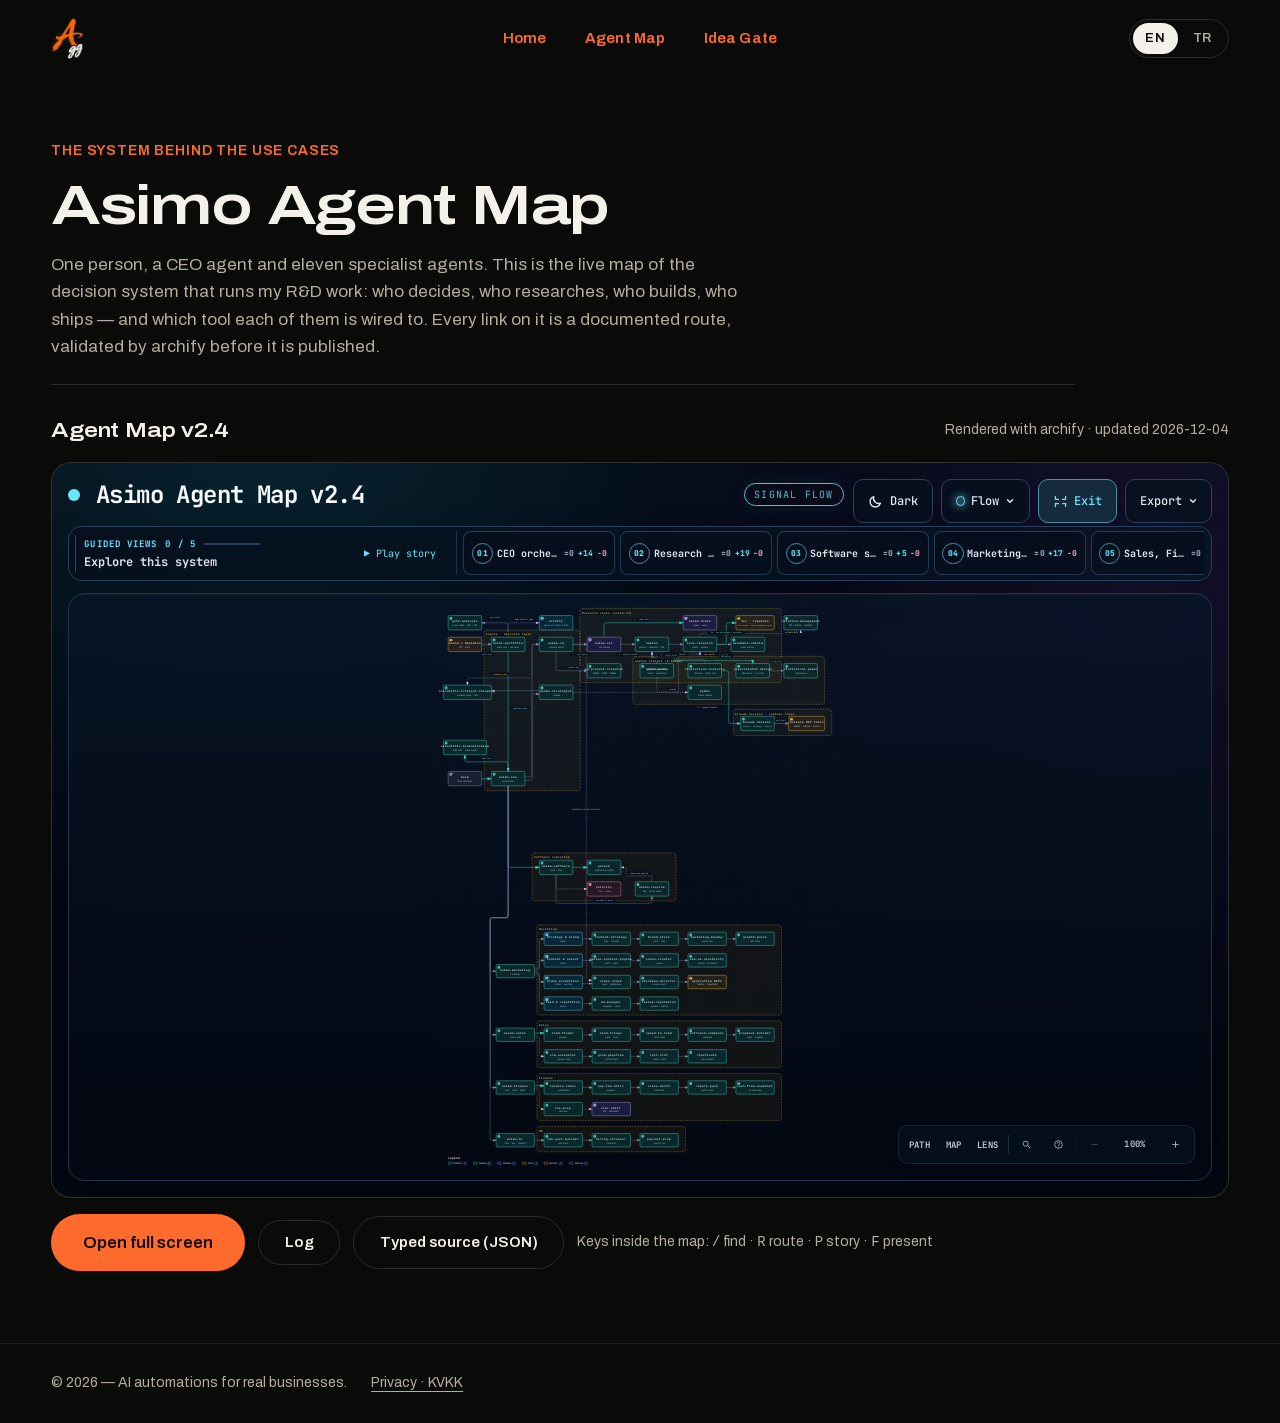
<file: agentmap/index.html>
<!DOCTYPE html>
<html lang="en" data-lang="en" data-title-en="Agent Map — asimogg.io" data-title-tr="Ajan Haritası — asimogg.io">
<head>
  <meta charset="UTF-8">
  <meta name="viewport" content="width=device-width, initial-scale=1.0">
  <title>Agent Map — asimogg.io</title>
  <meta name="description" content="Asimo Agent Map: the multi-agent decision system behind asimo.gg — research, video, software and portfolio agents, mapped and validated with archify.">
  <link rel="icon" href="../favicon.png" type="image/png" sizes="64x64">
  <link rel="apple-touch-icon" href="../apple-touch-icon.png">
  <link rel="preload" href="../fonts/archivo-latin.woff2" as="font" type="font/woff2" crossorigin>
  <link rel="canonical" href="https://asimogg.io/agentmap/">
  <link rel="stylesheet" href="../styles.css?v=34">
  <style>
    .uc-main{padding:0 var(--pad-x) clamp(3rem,8vh,6rem)}
    .uc-head{max-width:64rem;padding:clamp(2.5rem,7vh,5rem) 0 1.5rem;border-bottom:1px solid var(--line)}
    .uc-eyebrow{font-size:.875rem;font-weight:600;letter-spacing:.06em;text-transform:uppercase;color:var(--accent);margin:0 0 .9rem}
    .uc-title{font-family:var(--font);font-size:clamp(2rem,4.4vw,4rem);font-weight:640;line-height:1.04;letter-spacing:-.025em;font-variation-settings:"wdth" 122;margin:0 0 1rem;color:var(--ink);text-wrap:balance}
    .uc-lead{max-width:44rem;font-size:1.0625rem;line-height:1.6;color:var(--ink-muted);margin:0}
    .uc-index{display:flex;flex-wrap:wrap;gap:.6rem 1.4rem;padding:1.2rem 0;border-bottom:1px solid var(--line-soft);font-size:.9rem}
    .uc-index a{color:var(--ink-muted);text-decoration:none;border-bottom:1px solid transparent}
    .uc-index a[aria-current]{color:var(--ink);border-bottom-color:var(--accent)}
    .uc-index a:hover{color:var(--ink)}
    .map-block{margin-top:2.2rem}
    .map-block-first{margin-top:1.8rem}
    .map-bar{display:flex;flex-wrap:wrap;align-items:center;justify-content:space-between;gap:.8rem 1.5rem;margin:0 0 .9rem}
    .map-bar h2{font-size:1.3125rem;font-weight:620;letter-spacing:-.01em;font-variation-settings:"wdth" 116;margin:0;color:var(--ink)}
    .map-meta{font-size:.875rem;color:var(--ink-muted);font-variant-numeric:tabular-nums}
    .map-frame{width:100%;aspect-ratio:16/10;min-height:560px;border:1px solid var(--line);border-radius:20px;background:#0f1117;overflow:hidden}
    .map-frame iframe{width:100%;height:100%;border:0;display:block}
    .map-actions{display:flex;flex-wrap:wrap;gap:.8rem;margin-top:1rem;align-items:center}
    .btn-ghost{display:inline-block;padding:.85rem 1.6rem;border:1px solid var(--line);border-radius:999px;color:var(--ink);text-decoration:none;font-weight:600;font-size:.95rem;background:transparent;font-family:inherit;cursor:pointer}
    .log-modal{width:min(92vw,44rem)}
    .log-body{padding:clamp(1.75rem,4vw,2.5rem)}
    .log-lead{color:var(--ink-muted);font-size:.9375rem;margin:.4rem 0 1.4rem}
    .log-list{list-style:none;margin:0;padding:0;max-height:min(60vh,34rem);overflow:auto}
    .log-list li{padding:1rem 0;border-top:1px solid var(--line-soft)}
    .log-list li:first-child{border-top:0;padding-top:0}
    .log-head{display:flex;align-items:baseline;gap:.8rem;margin-bottom:.45rem}
    .log-ver{font-weight:640;font-size:1.0625rem;font-variation-settings:"wdth" 116}
    .log-date{color:var(--accent);font-size:.875rem;font-variant-numeric:tabular-nums}
    .log-items{margin:0;padding-left:1.1rem;color:var(--ink-muted);font-size:.9375rem;line-height:1.55}
    .log-items li{padding:.15rem 0;border:0}
    .log-empty{color:var(--ink-muted)}
    .btn-ghost:hover{border-color:var(--ink)}
    @media (max-width:700px){.map-frame{min-height:420px;aspect-ratio:auto;height:70vh}}
  </style>
</head>
<body>
  <header class="topbar">
    <a class="mark" href="../" aria-label="Home">
      <img class="mark-logo" src="../assets/logo.png" alt="asimogg" width="307" height="400" decoding="async">
    </a>
    <nav class="topnav" aria-label="Main">
      <a class="nav-link" href="../">
        <span class="en">Home</span><span class="tr">Ana sayfa</span>
      </a>
      <a class="nav-link" href="./" aria-current="page">
        <span class="en">Agent Map</span><span class="tr">Ajan Haritası</span>
      </a>
      <a class="nav-link" href="../fikir-kapisi/">
        <span class="en">Idea Gate</span><span class="tr">Fikir Kapısı</span>
      </a>
    </nav>
    <div class="topbar-right">
      <div class="lang-toggle" role="group" aria-label="Language">
        <button type="button" class="lang-btn" data-set-lang="en" aria-pressed="true">EN</button>
        <button type="button" class="lang-btn" data-set-lang="tr" aria-pressed="false">TR</button>
      </div>
    </div>
  </header>

  <main class="uc-main">
    <div class="uc-head">
      <p class="uc-eyebrow"><span class="en">The system behind the use cases</span><span class="tr">Kullanım örneklerinin arkasındaki sistem</span></p>
      <h1 class="uc-title">
        <span class="en">Asimo Agent Map</span>
        <span class="tr">Asimo Ajan Haritası</span>
      </h1>
      <p class="uc-lead">
        <span class="en">One person, a CEO agent and eleven specialist agents. This is the live map of the decision system that runs my R&amp;D work: who decides, who researches, who builds, who ships — and which tool each of them is wired to. Every link on it is a documented route, validated by archify before it is published.</span>
        <span class="tr">Bir kişi, bir CEO ajanı ve on bir uzman ajan. Bu, Ar-Ge işimi yürüten karar sisteminin canlı haritası: kim karar veriyor, kim araştırıyor, kim inşa ediyor, kim yayına alıyor ve her biri hangi araca bağlı. Haritadaki her bağ belgelenmiş bir rota; yayınlanmadan önce archify ile doğrulanıyor.</span>
      </p>
    </div>



    <section class="map-block map-block-first" id="agent-map">
      <div class="map-bar">
        <h2><span class="en">Agent Map <span data-map-version></span></span><span class="tr">Ajan Haritası <span data-map-version></span></span></h2>
        <span class="map-meta" id="map-updated"><span class="en">Rendered with archify · updated </span><span class="tr">archify ile üretildi · güncelleme </span><time data-map-date></time></span>
      </div>
      <div class="map-frame">
        <iframe src="../assets/agent-map/asimo-agent-map.html?theme=dark&amp;present=1" title="Asimo Agent Map" loading="lazy"></iframe>
      </div>
      <div class="map-actions">
        <a class="btn btn-primary" href="../assets/agent-map/asimo-agent-map.html?theme=dark&amp;present=1" target="_blank" rel="noopener">
          <span class="en">Open full screen</span><span class="tr">Tam ekran aç</span>
        </a>
        <button type="button" class="btn-ghost" id="map-log-open">
          <span class="en">Log</span><span class="tr">Log</span>
        </button>
        <a class="btn-ghost" href="../assets/agent-map/asimo-agent-map.architecture.json" target="_blank" rel="noopener">
          <span class="en">Typed source (JSON)</span><span class="tr">Kaynak (JSON)</span>
        </a>
        <span class="map-meta"><span class="en">Keys inside the map: <code>/</code> find · <code>R</code> route · <code>P</code> story · <code>F</code> present</span><span class="tr">Harita içinde: <code>/</code> ara · <code>R</code> rota · <code>P</code> hikâye · <code>F</code> sunum</span></span>
      </div>

    </section>
  </main>

  <!-- change log: every map version with its date, newest first -->
  <dialog class="video-modal log-modal" id="map-log" aria-labelledby="map-log-title">
    <button type="button" class="video-close" id="map-log-close" aria-label="Close">
      <svg width="18" height="18" viewBox="0 0 18 18" fill="none" aria-hidden="true">
        <path d="M3 3l12 12M15 3 3 15" stroke="currentColor" stroke-width="2" stroke-linecap="round"/>
      </svg>
    </button>
    <div class="log-body">
      <h2 class="gate-title" id="map-log-title"><span class="en">Agent Map log</span><span class="tr">Ajan Haritası logu</span></h2>
      <p class="log-lead"><span class="en">What changed in each version, with the deploy date. The map itself only shows the current state.</span><span class="tr">Her sürümde ne değişti, yayın tarihiyle. Haritanın kendisi yalnızca güncel durumu gösterir.</span></p>
      <ol class="log-list" id="map-log-list"></ol>
      <p class="log-empty" id="map-log-empty" hidden><span class="en">The log could not be loaded.</span><span class="tr">Log yüklenemedi.</span></p>
    </div>
  </dialog>

  <footer class="footer">
    <p class="footer-line">
      <span class="en">© <span data-year></span> — AI automations for real businesses.</span>
      <span class="tr">© <span data-year></span> — Gerçek işletmeler için yapay zekâ otomasyonları.</span>
      <a href="../privacy.html"><span class="en">Privacy · KVKK</span><span class="tr">Gizlilik · KVKK</span></a>
    </p>
  </footer>
  <script src="../script.js?v=32"></script>
  <script src="agentmap.js?v=2"></script>
  </body>
</html>
</file>
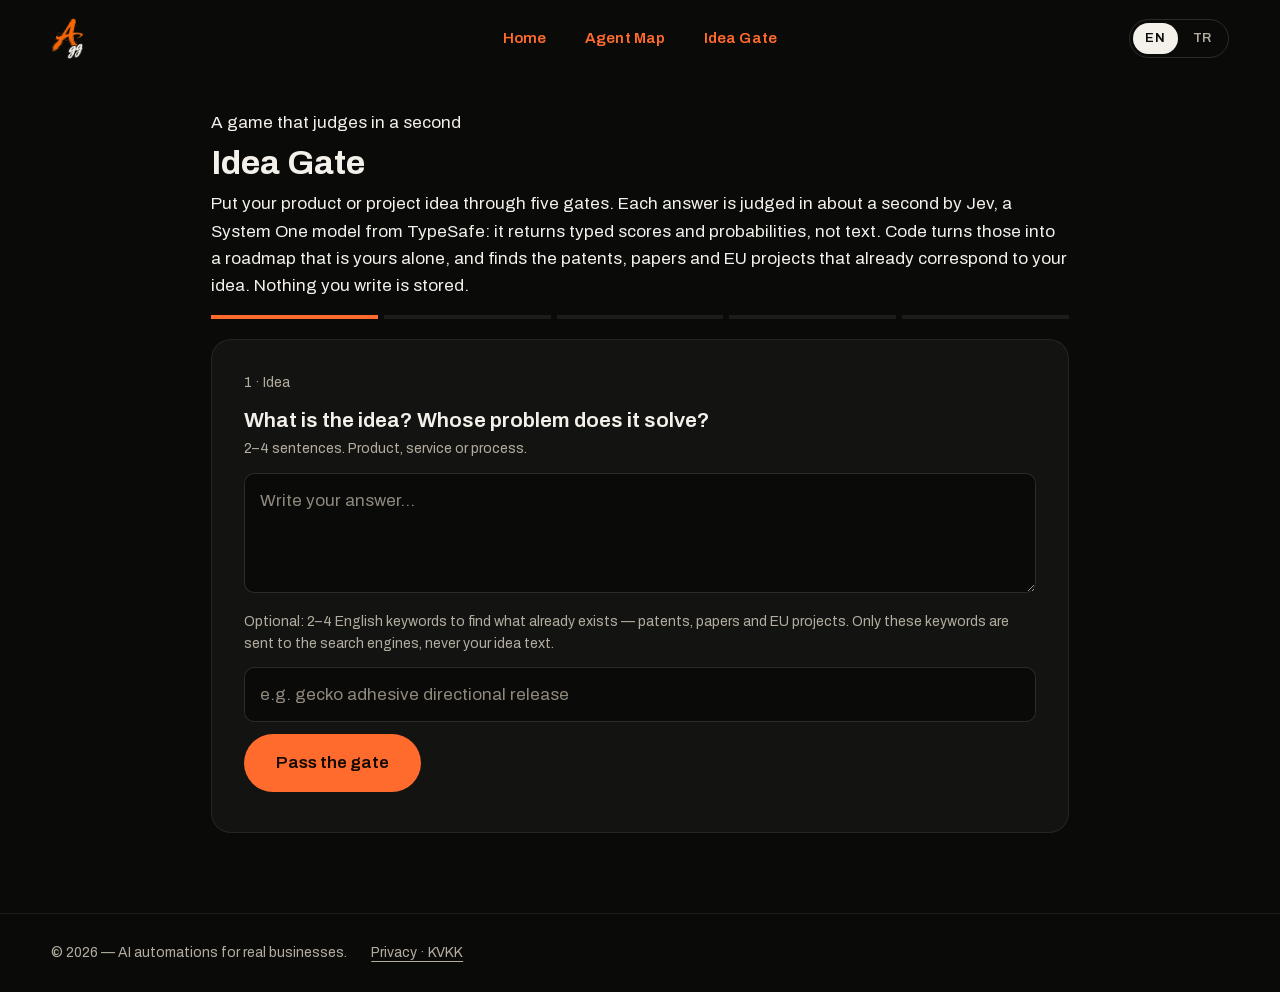
<file: fikir-kapisi/index.html>
<!DOCTYPE html>
<html lang="en" data-lang="en">
<head>
  <meta charset="UTF-8">
  <meta name="viewport" content="width=device-width, initial-scale=1.0">
  <title>Idea Gate — asimogg.io</title>
  <meta name="description" content="Idea Gate: put your idea through five gates. Each answer is judged in about a second by Jev, a System One model; at the end you get a roadmap that is yours alone.">
  <link rel="icon" href="../favicon.png" type="image/png" sizes="64x64">
  <link rel="apple-touch-icon" href="../apple-touch-icon.png">
  <link rel="preload" href="../fonts/archivo-latin.woff2" as="font" type="font/woff2" crossorigin>
  <link rel="canonical" href="https://asimogg.io/fikir-kapisi/">
  <link rel="stylesheet" href="../styles.css?v=34">
  <style>
    /* Uses only site tokens: --accent, --ink, --ink-muted, --line, --line-soft, --surface. Radii follow DESIGN.md: 10px fields, 20px panel, pill buttons. */
    .fk-main{max-width:960px;margin:0 auto;padding:2rem var(--pad-x) 4rem}
    .fk-gates{display:flex;gap:6px;margin:1rem 0 1.25rem}
    .fk-gates span{flex:1;height:4px;background:var(--line-soft)}
    .fk-gates span.done{background:var(--ink-muted)}.fk-gates span.cur{background:var(--accent)}
    .fk-card{border:1px solid var(--line-soft);border-radius:20px;padding:clamp(1.25rem,3vw,2rem);margin-bottom:1rem;background:var(--surface)}
    .fk-card.clar{border-color:var(--accent)}
    .fk-q{font-size:1.3125rem;font-weight:620;line-height:1.25;margin:0 0 .35rem}
    .fk-hint{color:var(--ink-muted);font-size:.875rem;margin:0 0 .75rem}
    .fk-card textarea{width:100%;min-height:120px;border:1px solid var(--line);border-radius:10px;padding:.8rem .95rem;font:inherit;background:var(--bg);color:var(--ink);resize:vertical}
    .fk-kw{width:100%;border:1px solid var(--line);border-radius:10px;padding:.8rem .95rem;font:inherit;background:var(--bg);color:var(--ink)}
    .fk-same{border-left-color:var(--ink)}
    .fk-step a{color:var(--ink)}
    .fk-btn{margin-top:.75rem}
    .fk-row{display:flex;gap:1rem;flex-wrap:wrap}.fk-row>*{flex:1;min-width:260px}
    .fk-badge{display:inline-block;border:1px solid var(--line);border-radius:999px;padding:2px 10px;font-size:.875rem;margin:4px 6px 0 0;color:var(--ink-muted)}
    .fk-badge.on{border-color:var(--accent);color:var(--ink)}
    .fk-kv{display:grid;grid-template-columns:130px 1fr 44px;gap:6px 10px;align-items:center;font-size:.875rem}
    .fk-bar{height:4px;background:var(--line-soft);overflow:hidden}.fk-bar i{display:block;height:100%;background:var(--accent)}
    .fk-step{border-left:2px solid var(--accent);padding:.35rem .75rem;margin:.6rem 0}.fk-step b{display:block}
    .fk-risk{border:1px solid var(--line);border-left:2px solid var(--accent);padding:.75rem;margin-top:.75rem}
    .fk-meta{color:var(--ink-muted);font-size:.875rem;margin-top:.5rem}
    .fk-card svg text{fill:var(--ink-muted);font-size:.875rem}
    .fk-card svg polygon.grid{fill:none;stroke:var(--line)}
    .fk-card svg polygon.val{fill:var(--accent);fill-opacity:.28;stroke:var(--accent);stroke-width:2}
  </style>
</head>
<body>
  <header class="topbar">
    <a class="mark" href="../" aria-label="Home">
      <img class="mark-logo" src="../assets/logo.png" alt="asimogg" width="307" height="400" decoding="async">
    </a>
    <nav class="topnav" aria-label="Main">
      <a class="nav-link" href="../"><span class="en">Home</span><span class="tr">Ana sayfa</span></a>
      <a class="nav-link" href="../agentmap/"><span class="en">Agent Map</span><span class="tr">Ajan Haritası</span></a>
      <a class="nav-link" href="./" aria-current="page"><span class="en">Idea Gate</span><span class="tr">Fikir Kapısı</span></a>
    </nav>
    <div class="topbar-right">
      <div class="lang-toggle" role="group" aria-label="Language">
        <button type="button" class="lang-btn" data-set-lang="en" aria-pressed="true">EN</button>
        <button type="button" class="lang-btn" data-set-lang="tr" aria-pressed="false">TR</button>
      </div>
    </div>
  </header>

  <main class="fk-main">
    <div class="uc-head">
      <p class="uc-eyebrow"><span class="en">A game that judges in a second</span><span class="tr">Bir saniyede karar veren oyun</span></p>
      <h1 class="uc-title"><span class="en">Idea Gate</span><span class="tr">Fikir Kapısı</span></h1>
      <p class="uc-lead">
        <span class="en">Put your product or project idea through five gates. Each answer is judged in about a second by Jev, a System One model from TypeSafe: it returns typed scores and probabilities, not text. Code turns those into a roadmap that is yours alone, and finds the patents, papers and EU projects that already correspond to your idea. Nothing you write is stored.</span>
        <span class="tr">Ürün veya proje fikrini beş kapıdan geçir. Her cevap, TypeSafe'in System One modeli Jev tarafından yaklaşık bir saniyede puanlanır: metin değil, tipli puan ve olasılık döner. Kod bunları sana özel bir yol haritasına çevirir ve fikrinin karşılığı olan patent, makale ve AB projelerini bulur. Yazdıkların saklanmaz.</span>
      </p>
    </div>
    <div class="fk-gates" id="gates"></div>
    <div id="stage"></div>
  </main>

  <footer class="footer">
    <p class="footer-line">
      <span class="en">© <span data-year></span> — AI automations for real businesses.</span>
      <span class="tr">© <span data-year></span> — Gerçek işletmeler için yapay zekâ otomasyonları.</span>
      <a href="../privacy.html"><span class="en">Privacy · KVKK</span><span class="tr">Gizlilik · KVKK</span></a>
    </p>
  </footer>

  <script src="../script.js?v=32"></script>
  <script src="game.js?v=2"></script>
</body>
</html>
</file>
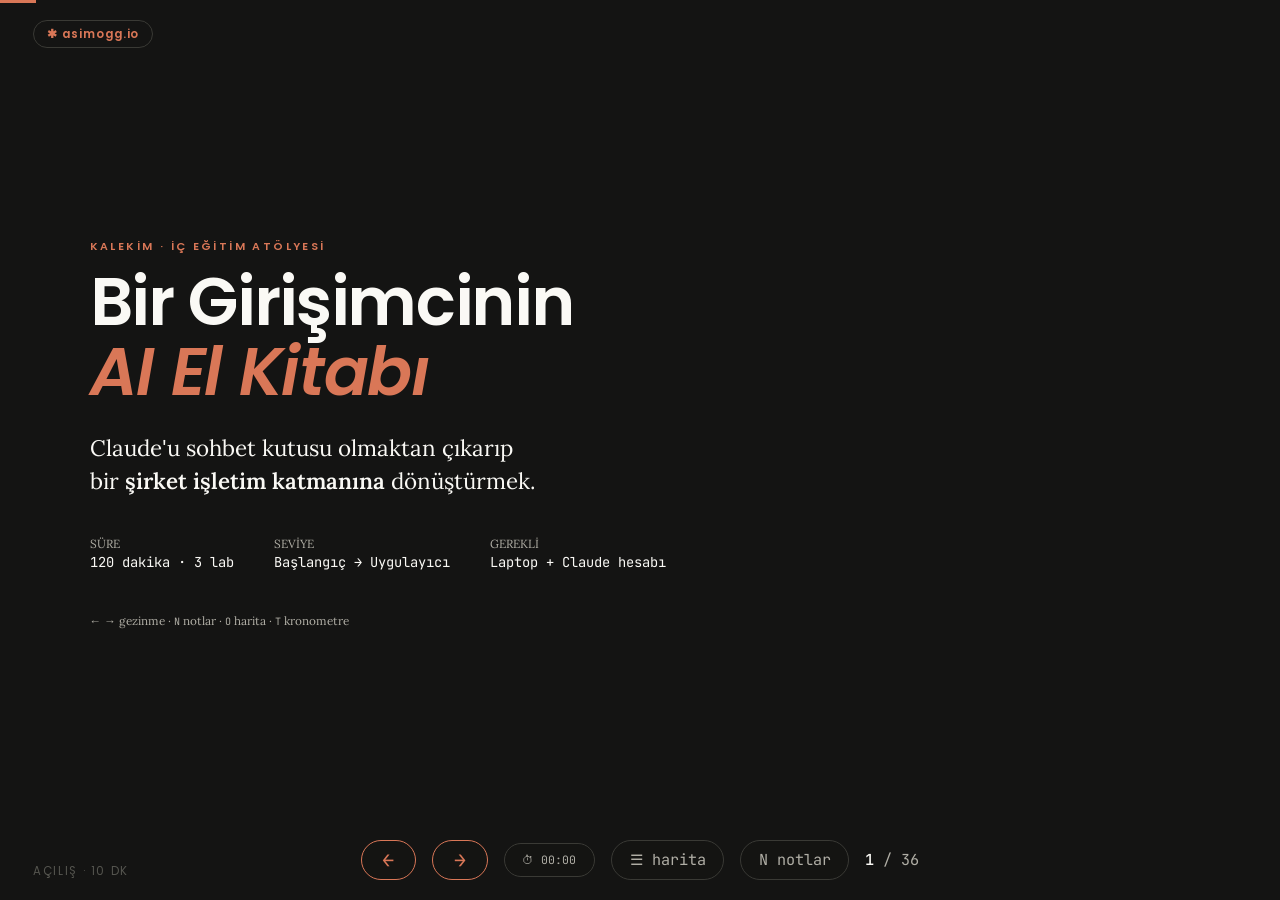
<file: masterclass-tr.html>
<!DOCTYPE html>
<html lang="tr">
<head>
<meta charset="UTF-8">
<meta name="viewport" content="width=device-width, initial-scale=1.0">
<title>Bir Girişimcinin AI El Kitabı — Workshop</title>
<link rel="preconnect" href="https://fonts.googleapis.com">
<link rel="preconnect" href="https://fonts.gstatic.com" crossorigin>
<link href="https://fonts.googleapis.com/css2?family=Poppins:wght@300;400;500;600;700&family=Lora:ital,wght@0,400;0,500;0,600;1,400&family=JetBrains+Mono:wght@400;500&display=swap" rel="stylesheet">
<style>
:root{
  --dark:#141413; --dark2:#1c1c1a; --dark3:#262623;
  --light:#faf9f5; --midgray:#b0aea5; --lightgray:#e8e6dc;
  --orange:#d97757; --blue:#6a9bcc; --green:#788c5d;
  --h:'Poppins',Arial,Helvetica,sans-serif;
  --b:'Lora',Georgia,serif;
  --m:'JetBrains Mono','SF Mono',Consolas,monospace;
}
*{margin:0;padding:0;box-sizing:border-box}
html,body{height:100%;overflow:hidden;background:var(--dark);color:var(--light);
  font-family:var(--b);-webkit-font-smoothing:antialiased}
#stage{position:relative;width:100vw;height:100vh}

.slide{
  position:absolute;inset:0;display:none;
  padding:5.5vh 7vw 9vh;
  flex-direction:column;justify-content:center;
  animation:fade .35s ease;
}
.slide.active{display:flex}
@keyframes fade{from{opacity:0;transform:translateY(10px)}to{opacity:1;transform:none}}

/* ---------- typography ---------- */
h1{font-family:var(--h);font-weight:600;font-size:clamp(2.2rem,5.2vw,4.4rem);
   line-height:1.05;letter-spacing:-.02em}
h2{font-family:var(--h);font-weight:600;font-size:clamp(1.7rem,3.4vw,2.9rem);
   line-height:1.12;letter-spacing:-.015em;margin-bottom:.7em}
h3{font-family:var(--h);font-weight:500;font-size:clamp(1rem,1.5vw,1.35rem);line-height:1.25}
p,li{font-size:clamp(.95rem,1.28vw,1.22rem);line-height:1.55;color:var(--lightgray)}
.lead{font-size:clamp(1.1rem,1.75vw,1.6rem);line-height:1.45;color:var(--light);max-width:52ch}
.dim{color:var(--midgray)}
.tiny{font-size:clamp(.72rem,.92vw,.9rem);line-height:1.45;color:var(--midgray)}
strong,b{color:var(--light);font-weight:600}
em{color:var(--orange);font-style:italic}
.mono{font-family:var(--m);font-size:.86em}

/* ---------- chrome ---------- */
.kicker{font-family:var(--h);font-size:clamp(.65rem,.85vw,.82rem);font-weight:600;
  letter-spacing:.22em;text-transform:uppercase;color:var(--orange);margin-bottom:1.1em}
.kicker.blue{color:var(--blue)} .kicker.green{color:var(--green)} .kicker.gray{color:var(--midgray)}

#bar{position:fixed;top:0;left:0;height:3px;background:var(--orange);width:0;z-index:60;transition:width .3s}
#hud{position:fixed;bottom:2.2vh;left:0;right:0;z-index:60;display:flex;gap:1rem;align-items:center;justify-content:center;
  font-family:var(--m);font-size:.95rem;color:var(--midgray)}
#hud b{color:var(--light);font-weight:500}
#hud .chip{border:1px solid #3a3a35;border-radius:99px;padding:.55rem 1.1rem;cursor:pointer;background:rgba(20,20,19,.85)}
#hud .chip:hover{border-color:var(--orange);color:var(--orange)}
#sect{position:fixed;bottom:2.2vh;left:2.6vw;z-index:60;font-family:var(--h);font-size:.72rem;
  letter-spacing:.14em;text-transform:uppercase;color:#55554f}

/* ---------- layout helpers ---------- */
.grid2{display:grid;grid-template-columns:1fr 1fr;gap:2.2rem}
.grid3{display:grid;grid-template-columns:repeat(3,1fr);gap:1.4rem}
.grid4{display:grid;grid-template-columns:repeat(4,1fr);gap:1.1rem}
.grid5{display:grid;grid-template-columns:repeat(5,1fr);gap:.9rem}
.rows{display:flex;flex-direction:column;gap:1rem}
.row{display:flex;gap:1.2rem;align-items:flex-start}

.card{background:var(--dark2);border:1px solid #2e2e2a;border-radius:14px;padding:1.3rem 1.4rem}
.card.o{border-left:3px solid var(--orange)}
.card.b{border-left:3px solid var(--blue)}
.card.g{border-left:3px solid var(--green)}
.card.r{border-left:3px solid #c04a3a}
.card h3{margin-bottom:.5rem}
.card p{font-size:clamp(.82rem,1.02vw,1rem);line-height:1.5}

.num{font-family:var(--h);font-weight:700;font-size:clamp(1.9rem,3.4vw,3.1rem);
  line-height:1;color:var(--orange);letter-spacing:-.03em}
.num.b{color:var(--blue)} .num.g{color:var(--green)} .num.w{color:var(--light)}

.pill{display:inline-block;font-family:var(--m);font-size:.7rem;padding:.2rem .55rem;
  border-radius:5px;background:#2b2b27;color:var(--midgray);margin:.15rem .25rem .15rem 0}
.pill.o{background:rgba(217,119,87,.16);color:var(--orange)}
.pill.b{background:rgba(106,155,204,.16);color:var(--blue)}
.pill.g{background:rgba(120,140,93,.18);color:var(--green)}

ul.clean{list-style:none;display:flex;flex-direction:column;gap:.65rem}
ul.clean li{padding-left:1.5rem;position:relative}
ul.clean li:before{content:"→";position:absolute;left:0;color:var(--orange);font-family:var(--h)}
ul.clean.b li:before{color:var(--blue)} ul.clean.g li:before{color:var(--green)}

pre{background:#0d0d0c;border:1px solid #2e2e2a;border-radius:10px;padding:1rem 1.1rem;
  font-family:var(--m);font-size:clamp(.66rem,.85vw,.84rem);line-height:1.6;color:#d4d2c8;
  overflow:auto;white-space:pre-wrap}
pre .c{color:#6b6a63} pre .k{color:var(--orange)} pre .s{color:var(--green)} pre .v{color:var(--blue)}

table{width:100%;border-collapse:collapse;font-size:clamp(.78rem,1vw,.98rem)}
th{font-family:var(--h);font-weight:600;text-align:left;color:var(--midgray);
  font-size:.72em;letter-spacing:.12em;text-transform:uppercase;padding:.55rem .7rem;
  border-bottom:1px solid #35352f}
td{padding:.62rem .7rem;border-bottom:1px solid #232320;color:var(--lightgray);vertical-align:top}
td.hl{color:var(--orange)} td.hlb{color:var(--blue)} td.hlg{color:var(--green)}

.flow{display:flex;align-items:stretch;gap:.6rem;flex-wrap:wrap}
.flow .step{flex:1;min-width:120px;background:var(--dark2);border:1px solid #2e2e2a;
  border-radius:12px;padding:.9rem .9rem;position:relative}
.flow .step .n{font-family:var(--m);font-size:.66rem;color:var(--orange);display:block;margin-bottom:.35rem}
.flow .arrow{display:flex;align-items:center;color:#44443f;font-size:1.3rem}

.stack{display:flex;flex-direction:column;gap:.45rem}
.layer{display:flex;align-items:center;gap:1rem;background:var(--dark2);
  border:1px solid #2e2e2a;border-radius:10px;padding:.75rem 1.1rem}
.layer .tag{font-family:var(--m);font-size:.7rem;min-width:92px;color:var(--orange)}
.layer .desc{font-size:clamp(.8rem,1vw,.98rem);color:var(--lightgray)}
.layer.b .tag{color:var(--blue)} .layer.g .tag{color:var(--green)} .layer.gr .tag{color:var(--midgray)}

.big-quote{font-family:var(--h);font-weight:500;font-size:clamp(1.6rem,3.6vw,3.2rem);
  line-height:1.15;letter-spacing:-.02em;max-width:20ch}

/* speaker notes */
#notes{position:fixed;left:0;right:0;bottom:0;max-height:38vh;overflow:auto;
  background:#0a0a09;border-top:2px solid var(--orange);padding:1.1rem 2.6vw 3.6vh;
  z-index:55;display:none;font-size:.86rem;line-height:1.55;color:var(--lightgray)}
#notes.on{display:block}
#notes h4{font-family:var(--h);font-size:.7rem;letter-spacing:.2em;text-transform:uppercase;
  color:var(--orange);margin-bottom:.5rem}
#notes ul{margin-left:1.1rem}
#notes li{font-size:.86rem;line-height:1.5;margin-bottom:.2rem}

/* overview */
#ov{position:fixed;inset:0;background:rgba(10,10,9,.97);z-index:70;display:none;
  padding:4vh 4vw;overflow:auto}
#ov.on{display:block}
#ov .g{display:grid;grid-template-columns:repeat(auto-fill,minmax(150px,1fr));gap:.7rem}
#ov .t{background:var(--dark2);border:1px solid #2e2e2a;border-radius:8px;padding:.7rem;
  cursor:pointer;font-size:.72rem;line-height:1.3;color:var(--midgray);font-family:var(--h)}
#ov .t:hover{border-color:var(--orange);color:var(--light)}
#ov .t span{display:block;font-family:var(--m);font-size:.62rem;color:var(--orange);margin-bottom:.3rem}

/* timer */
#timer{font-family:var(--m);font-size:.72rem}
#timer.run{color:var(--green)}

/* ---------- phone ---------- */
@media (max-width:700px){
  html,body{overflow:auto}
  .slide{position:absolute;inset:0;overflow-y:auto;-webkit-overflow-scrolling:touch;
    justify-content:flex-start;padding:9vh 6vw 7.5rem}
  .grid2,.grid3,.grid4,.grid5{grid-template-columns:1fr !important;gap:1rem}
  .flow{flex-direction:column}
  .flow .arrow{transform:rotate(90deg);justify-content:center;font-size:1rem;margin:-.2rem 0}
  .layer{flex-direction:column;align-items:flex-start;gap:.35rem}
  .layer .tag{min-width:0}
  pre{font-size:.72rem}
  table{font-size:.78rem}
  th,td{padding:.45rem .45rem}
  #sect{display:none}
  #hud{gap:.45rem;font-size:.72rem;padding:.6rem .5rem .4rem;
    background:linear-gradient(transparent,rgba(20,20,19,.92) 40%)}
  #hud .chip{padding:.45rem .75rem;white-space:nowrap}
  #hud .chip.arr{font-size:1.05rem;padding:.45rem 1rem}
  #timer{display:none}
  .big-quote{max-width:none}
}

/* nav arrows + home shortcut */
#hud .chip.arr{color:var(--orange);border-color:var(--orange);font-weight:700;font-size:1.25rem;line-height:1;padding:.55rem 1.3rem}
#hud .chip.arr:hover{background:rgba(217,119,87,.14)}
#home{position:fixed;top:2.2vh;left:2.6vw;z-index:60;display:flex;align-items:center;gap:.45rem;
  color:var(--orange);font-family:var(--h);font-size:.74rem;font-weight:600;letter-spacing:.08em;
  text-decoration:none;border:1px solid #3a3a35;border-radius:99px;padding:.3rem .8rem}
#home:hover{border-color:var(--orange)}
@media (max-width:700px){#home{top:1.4vh}}
</style>
</head>
<body>
<div id="bar"></div>
<a id="home" href="index.html">&#10033; asimogg.io</a>
<div id="stage">
<!-- ========== 0 · AÇILIŞ ========== -->

<section class="slide" data-sect="Açılış · 10 dk" data-note="<ul><li>Salona girer girmez ekranda bu slayt olsun. Konuşmadan önce 5 saniye sessiz bekle.</li><li>Bugünün tek cümlelik sözü: 'Buradan çıkarken herkesin çalışan bir MCP bağlantısı ve kendi yazdığı bir skill'i olacak.'</li><li>Kural: laptoplar AÇIK. Bu bir seminer değil, atölye.</li></ul>">
  <div class="kicker">Kalekim · İç Eğitim Atölyesi</div>
  <h1>Bir Girişimcinin<br><em>AI El Kitabı</em></h1>
  <p class="lead" style="margin-top:1.6rem">Claude'u sohbet kutusu olmaktan çıkarıp<br>bir <strong>şirket işletim katmanına</strong> dönüştürmek.</p>
  <div style="margin-top:2.4rem;display:flex;gap:2.5rem;flex-wrap:wrap">
    <div><div class="tiny dim">SÜRE</div><div class="mono" style="color:var(--light)">120 dakika · 3 lab</div></div>
    <div><div class="tiny dim">SEVİYE</div><div class="mono" style="color:var(--light)">Başlangıç → Uygulayıcı</div></div>
    <div><div class="tiny dim">GEREKLİ</div><div class="mono" style="color:var(--light)">Laptop + Claude hesabı</div></div>
  </div>
  <p class="tiny" style="margin-top:2.6rem">← → gezinme · <span class="mono">N</span> notlar · <span class="mono">O</span> harita · <span class="mono">T</span> kronometre</p>
</section>

<section class="slide" data-sect="Açılış · 10 dk" data-note="<ul><li>Burada durup gerçekten göster: HTML dosyasını, üretim komutunu.</li><li>Amaç şov değil — 'bu odada oturan herkes bunu yapabilir' mesajı.</li><li>Ekle: 'Ben slayt tasarlamadım. Brief yazdım. Fark burada.'</li></ul>">
  <div class="kicker gray">Başlamadan önce</div>
  <h2>Bu sunumu ben yapmadım.</h2>
  <div class="grid3">
    <div class="card o"><div class="num">1</div><h3 style="margin-top:.5rem">brief</h3><p class="dim">Tek bir istek. Kitle, süre, format, amaç.</p></div>
    <div class="card b"><div class="num b">~20</div><h3 style="margin-top:.5rem">dakika</h3><p class="dim">Araştırma, kurgu, tasarım, kod, doğrulama dahil.</p></div>
    <div class="card g"><div class="num g">36</div><h3 style="margin-top:.5rem">slayt + lab kılavuzu</h3><p class="dim">Sunucu notları, kronometre, egzersiz kartları ile.</p></div>
  </div>
  <p class="lead" style="margin-top:2rem">Bugün öğreneceğiniz şey <em>bu brief'i nasıl yazacağınız</em> — ve arkasındaki makineyi nasıl kuracağınız.</p>
</section>

<section class="slide" data-sect="Açılış · 10 dk" data-note="<ul><li>Gerçekten el kaldırt. Sayıyı tahtaya yaz — atölye sonunda tekrar sor.</li><li>Çoğu el 1. ve 2. seviyede kalkacak. Bu utanılacak bir şey değil, başlangıç noktası.</li><li>Vurgu: 'Seviye 1'de kalırsanız AI size zaman kazandırmaz, sadece Google'ı yavaşlatır.'</li></ul>">
  <div class="kicker">El kaldırın</div>
  <h2>Claude'u bugün nasıl kullanıyorsunuz?</h2>
  <div class="stack">
    <div class="layer gr"><span class="tag">SEVİYE 0</span><span class="desc">Hiç açmadım / ayda birkaç kez.</span></div>
    <div class="layer gr"><span class="tag">SEVİYE 1</span><span class="desc">Soru soruyorum, cevabı okuyorum. <span class="dim">— Yani pahalı bir arama motoru.</span></span></div>
    <div class="layer"><span class="tag">SEVİYE 2</span><span class="desc">Metin yazdırıyorum, çeviri, özet, e-posta taslağı.</span></div>
    <div class="layer b"><span class="tag">SEVİYE 3</span><span class="desc">Dosya veriyorum, analiz ettiriyorum, çıktı dosyası alıyorum.</span></div>
    <div class="layer g"><span class="tag">SEVİYE 4</span><span class="desc">Sistemlerime bağlı, kendi kurallarımla çalışan, işi baştan sona bitiren bir yapı kurdum.</span></div>
  </div>
  <p class="lead" style="margin-top:1.8rem">Bugünün hedefi: <em>herkesi Seviye 3'e taşımak</em>, Seviye 4'ün kapısını göstermek.</p>
</section>

<section class="slide" data-sect="Açılış · 10 dk" data-note="<ul><li>Gündemi hızlı geç — 60 saniye. İnsanlar süreyi görsün, güven duysun.</li><li>Lab'lerin süresi kutsal. Anlatım uzarsa lab kısaltma, anlatımı kes.</li></ul>">
  <div class="kicker gray">Gündem</div>
  <h2>120 dakika, altı bölüm</h2>
  <table>
    <tr><th>#</th><th>Bölüm</th><th>Ne alacaksınız</th><th>Süre</th></tr>
    <tr><td class="hl mono">01</td><td><strong>Zihin modeli</strong></td><td>Ajan ile chatbot arasındaki gerçek fark</td><td class="mono">15'</td></tr>
    <tr><td class="hl mono">02</td><td><strong>Anatomi</strong></td><td>Skill, MCP, context — ne zaman hangisi</td><td class="mono">20'</td></tr>
    <tr><td class="hl mono">03</td><td><strong>Şirketi yönetmek</strong></td><td>6 fonksiyon, 6 gerçek iş akışı</td><td class="mono">20'</td></tr>
    <tr><td class="hlb mono">04</td><td><strong>LAB</strong></td><td>Kendi MCP'niz + kendi skill'iniz + zincir</td><td class="mono">40'</td></tr>
    <tr><td class="hl mono">05</td><td><strong>Sınırlar</strong></td><td>Nerede patlar, neyi asla delege etmezsiniz</td><td class="mono">15'</td></tr>
    <tr><td class="hl mono">06</td><td><strong>30 günlük plan</strong></td><td>Pazartesi sabahı ne yapacaksınız</td><td class="mono">10'</td></tr>
  </table>
</section>

<!-- ========== 1 · ZİHİN MODELİ ========== -->

<section class="slide" data-sect="01 · Zihin modeli" data-note="<ul><li>Bu slayt atölyenin omurgası. Aceleye getirme.</li><li>Somut örnek ver: 'Rakip TDS'ini özetle' = chatbot. 'Rakip TDS'ini bul, indir, bizimkiyle karşılaştır, farkları tabloya dök, Asana'ya görev aç' = ajan.</li><li>Kilit cümle: Fark zekada değil, DÖNGÜDE.</li></ul>">
  <div class="kicker">01 · Zihin modeli</div>
  <h2>Chatbot cevap verir. Ajan <em>iş bitirir</em>.</h2>
  <div class="grid2">
    <div>
      <h3 class="dim" style="margin-bottom:.8rem">CHATBOT — tek atış</h3>
      <div class="flow">
        <div class="step"><span class="n">01</span>Sen sorarsın</div>
        <div class="arrow">→</div>
        <div class="step"><span class="n">02</span>O yazar</div>
        <div class="arrow">→</div>
        <div class="step"><span class="n">03</span>Sen uygularsın</div>
      </div>
      <p class="tiny" style="margin-top:1rem">Bütün emek hâlâ sende. Kazanç: yazma süresi.</p>
    </div>
    <div>
      <h3 style="margin-bottom:.8rem;color:var(--orange)">AJAN — kapalı döngü</h3>
      <div class="flow">
        <div class="step"><span class="n">01</span>Hedef verirsin</div>
        <div class="arrow">→</div>
        <div class="step"><span class="n">02</span>Planlar</div>
        <div class="arrow">→</div>
        <div class="step"><span class="n">03</span>Araç kullanır</div>
      </div>
      <div class="flow" style="margin-top:.6rem">
        <div class="step"><span class="n">04</span>Sonucu görür</div>
        <div class="arrow">→</div>
        <div class="step"><span class="n">05</span>Düzeltir, tekrarlar</div>
        <div class="arrow">→</div>
        <div class="step"><span class="n">06</span>Çıktıyı teslim eder</div>
      </div>
      <p class="tiny" style="margin-top:1rem">Emek onda. Kazanç: <strong>işin kendisi.</strong></p>
    </div>
  </div>
  <p class="lead" style="margin-top:2rem">Aradaki fark modelin zekası değil — <em>gözlem ve düzeltme döngüsüne</em> erişimi.</p>
</section>

<section class="slide" data-sect="01 · Zihin modeli" data-note="<ul><li>Bu metaforu tüm gün kullanacaksın. Sağlam otur.</li><li>Herkesin en çok atladığı katman CONTEXT. 'Zeki ama şirketini tanımayan biri' işe yaramaz.</li><li>Soru sor: 'Yeni işe aldığınız birine ilk gün ne verirsiniz?' — cevap: erişim, prosedür, bağlam. Aynısı.</li></ul>">
  <div class="kicker">01 · Zihin modeli</div>
  <h2>Beş katman: <em>bir AI çalışanı işe almak</em></h2>
  <div class="stack">
    <div class="layer"><span class="tag">MODEL</span><span class="desc"><strong>Ham zeka.</strong> Akıl yürütür, yazar, kod üretir. Herkeste aynı. Rekabet avantajı <em>değil</em>.</span></div>
    <div class="layer b"><span class="tag">CONTEXT</span><span class="desc"><strong>Hafıza ve bağlam.</strong> Şirketiniz, ürününüz, geçmiş kararlarınız, jargonunuz. → Asıl fark burada.</span></div>
    <div class="layer g"><span class="tag">TOOLS</span><span class="desc"><strong>Eller.</strong> Dosya okur/yazar, kod çalıştırır, web'de arar, tarayıcı sürer.</span></div>
    <div class="layer"><span class="tag">SKILLS</span><span class="desc"><strong>Eğitim / SOP.</strong> "Bu işi bizim şirkette şöyle yaparız." Tekrarlanabilir uzmanlık.</span></div>
    <div class="layer b"><span class="tag">MCP</span><span class="desc"><strong>Erişim kartı.</strong> Asana, Gmail, Drive, veritabanı, Obsidian — canlı sistemlere bağlantı.</span></div>
  </div>
  <p class="lead" style="margin-top:1.8rem">Sadece MODEL kullanıyorsanız, dahi birini işe alıp <em>masaya oturtmadan</em> soru sormuş oluyorsunuz.</p>
</section>

<section class="slide" data-sect="01 · Zihin modeli" data-note="<ul><li>En sık karışan iki kavram. Yan yana koy, tek cümlede kilitle.</li><li>SKILL = bilgi/prosedür (statik, sen yazarsın). MCP = erişim (canlı, başkası sağlar).</li><li>Örnek: consulting-deck-style bir skill. Asana bir MCP. İkisi birlikte = 'Asana'daki projeleri çek, Simon-Kucher formatında sunuma dök.'</li></ul>">
  <div class="kicker">01 · Zihin modeli</div>
  <h2>Skill mi, MCP mi?</h2>
  <div class="grid2">
    <div class="card o">
      <div class="kicker" style="margin-bottom:.6rem">SKILL</div>
      <h3>Şirketinizin prosedürü</h3>
      <p class="dim" style="margin:.6rem 0 1rem">Bir klasör + <span class="mono">SKILL.md</span> dosyası. İçinde: ne zaman devreye gireceği, nasıl çalışacağı, hangi şablonu kullanacağı.</p>
      <ul class="clean">
        <li><strong>Siz yazarsınız.</strong> Kurumsal bilgi buraya gömülür.</li>
        <li>Statiktir — talimattır, veri değil.</li>
        <li>Paylaşılabilir: bir kez yaz, tüm ekip kullansın.</li>
      </ul>
      <div style="margin-top:1rem"><span class="pill o">consulting-deck-style</span><span class="pill o">academic-shield</span><span class="pill o">lens-research</span></div>
    </div>
    <div class="card b">
      <div class="kicker blue" style="margin-bottom:.6rem">MCP</div>
      <h3>Sistemlerinize giriş kartı</h3>
      <p class="dim" style="margin:.6rem 0 1rem">Model Context Protocol. Yazılımlar için <em>USB-C</em>: bir kez bağlarsınız, Claude o sistemde okuma/yazma yapar.</p>
      <ul class="clean b">
        <li><strong>Başkası sağlar</strong>, siz bağlarsınız.</li>
        <li>Canlıdır — anlık gerçek veri.</li>
        <li>Yazma yetkisi de verir. Dikkat gerektirir.</li>
      </ul>
      <div style="margin-top:1rem"><span class="pill b">Asana</span><span class="pill b">Gmail</span><span class="pill b">Google Drive</span><span class="pill b">Obsidian</span><span class="pill b">Chrome</span></div>
    </div>
  </div>
  <p class="lead" style="margin-top:1.6rem">Skill <strong>ne yapacağını</strong> bilir. MCP <strong>nereye ulaşacağını</strong> bilir. Güç, ikisinin kesişiminde.</p>
</section>

<section class="slide" data-sect="01 · Zihin modeli" data-note="<ul><li>Burada kendi kurduğun sistemi göster — canlı. Skill listesini ekranda aç.</li><li>Mesaj: 'Bu bir hayal değil, bu benim çalışan kurulumum.'</li><li>Uyarı ver: bunu ilk gün kurmaya çalışmayın. Bu 6 ayın birikimi. Tek skill ile başlayın.</li></ul>">
  <div class="kicker green">01 · Zihin modeli · canlı örnek</div>
  <h2>Tek ajan değil — <em>bir organizasyon</em></h2>
  <div style="display:flex;justify-content:center;margin:.5rem 0 1.4rem">
    <div class="card o" style="text-align:center;min-width:260px">
      <div class="kicker" style="margin-bottom:.3rem">ORKESTRATÖR</div>
      <h3 style="font-size:1.4rem">ASIMO — CEO katmanı</h3>
      <p class="tiny" style="margin-top:.4rem">Yürütmez. Soruyu parçalar, doğru uzmanı çağırır, cevapları sentezler, <strong>itiraz eder.</strong></p>
    </div>
  </div>
  <div class="grid3" style="gap:.9rem">
    <div class="card b"><h3>Ar-Ge</h3><p class="tiny">Kimya, formülasyon, patent, REACH, AB projeleri</p></div>
    <div class="card b"><h3>Pazarlama</h3><p class="tiny">Pazar boyutu, rakip, konumlandırma, fuar</p></div>
    <div class="card b"><h3>Satış</h3><p class="tiny">Pilot müşteri, itiraz haritası, şartname stratejisi</p></div>
    <div class="card g"><h3>Finans</h3><p class="tiny">ROI, NPV, geri ödeme, capex gerekçesi</p></div>
    <div class="card g"><h3>İK</h3><p class="tiny">Kapasite, yetkinlik açığı, eğitim tasarımı</p></div>
    <div class="card g"><h3>Strateji</h3><p class="tiny">3-5 yıl ufku, teknoloji yol haritası, senaryo</p></div>
  </div>
  <p class="tiny" style="margin-top:1.3rem">Her kutu bir skill dosyası. Hepsi aynı modeli kullanıyor — farkı yaratan <strong>context ve kurallar</strong>.</p>
</section>

<section class="slide" data-sect="01 · Zihin modeli" data-note="<ul><li>Bu slayt atölyenin en pratik çıktısı. Fotoğrafını çeksinler.</li><li>Altın kural: yukarıdan başla, aşağı in. İnsanlar hep en alttan başlıyor ve boğuluyor.</li><li>'3 kereden az yapacaksan skill yazma' kuralını sesli tekrar ettir.</li></ul>">
  <div class="kicker">01 · Zihin modeli</div>
  <h2>Karar ağacı: ne zaman ne?</h2>
  <div class="rows">
    <div class="card" style="border-left:3px solid #55554f"><div class="row"><div style="min-width:130px" class="mono dim">TEK SEFERLİK</div><div><strong>Sadece iyi bir prompt yaz.</strong> <span class="dim">Bir e-posta, bir özet, bir çeviri. Altyapı kurma. %70 iş burada biter.</span></div></div></div>
    <div class="card o"><div class="row"><div style="min-width:130px" class="mono" style="color:var(--orange)">TEKRARLI + KURALLI</div><div><strong>Skill yaz.</strong> <span class="dim">Ayda 3+ kez yapıyorsan ve "bizde şöyle yapılır" kısmı varsa. Örn: TDS incelemesi, teklif formatı.</span></div></div></div>
    <div class="card b"><div class="row"><div style="min-width:130px" class="mono" style="color:var(--blue)">CANLI VERİ LAZIM</div><div><strong>MCP bağla.</strong> <span class="dim">Cevap sisteminizdeki güncel veriye bağlıysa. Örn: "bu hafta hangi projeler gecikti?"</span></div></div></div>
    <div class="card g"><div class="row"><div style="min-width:130px" class="mono" style="color:var(--green)">ÇOK ADIMLI</div><div><strong>Ajan / alt-ajan kur.</strong> <span class="dim">10+ adım, birden çok kaynak, paralel araştırma. Örn: rakip peyzaj raporu.</span></div></div></div>
    <div class="card r"><div class="row"><div style="min-width:130px" class="mono" style="color:#c04a3a">GERİ DÖNÜŞÜ YOK</div><div><strong>İnsan onayı zorunlu.</strong> <span class="dim">Dışarı giden e-posta, müşteri fiyatı, formül değişikliği, imza. Otomatikleştirme.</span></div></div></div>
  </div>
</section>

<!-- ========== 2 · ANATOMİ ========== -->

<section class="slide" data-sect="02 · Anatomi" data-note="<ul><li>Ekranda gerçek bir SKILL.md aç. Sadeliğini göster — 'bu kadar mı?' dedirt.</li><li>En kritik satır: description. Skill'in tetiklenip tetiklenmeyeceğini bu belirler.</li><li>Kötü description = skill hiç çalışmaz. İnsanlar saatlerce içerik yazıp bunu atlıyor.</li></ul>">
  <div class="kicker">02 · Anatomi</div>
  <h2>Bir skill neye benziyor?</h2>
  <div class="grid2" style="grid-template-columns:1.25fr 1fr;gap:1.8rem">
    <pre><span class="c">--- (frontmatter: metadata)</span>
<span class="k">name</span>: tds-inceleme
<span class="k">description</span>: <span class="s">Rakip veya kendi TDS/SDS</span>
  <span class="s">dokümanlarını Kalekim standardına göre</span>
  <span class="s">inceler. Tetikle: "TDS bak", "teknik</span>
  <span class="s">föy incele", "rakip ürün analizi",</span>
  <span class="s">bir .pdf TDS yüklendiğinde.</span>
<span class="c">---</span>

<span class="k"># TDS İnceleme Prosedürü</span>

<span class="k">## Her zaman kontrol et</span>
1. Bağlayıcı tipi ve oranı
2. EN 12004 / EN 1504 sınıfı iddiası
3. Açık kalma süresi, kayma direnci
4. <span class="v">Beyan ile test raporu tutarlılığı</span>

<span class="k">## Çıktı formatı</span>
Karşılaştırma tablosu + <span class="v">3 riskli iddia</span>
+ bizim ürünle fark → <span class="v">tek sayfa</span>

<span class="k">## Asla yapma</span>
- Test verisi uydurma. Yoksa "VERİ YOK" yaz.</pre>
    <div>
      <ul class="clean">
        <li><strong>Bir klasör, bir markdown dosyası.</strong> Kod yok, kurulum yok.</li>
        <li><span class="mono">description</span> = tetikleyici. Ne zaman devreye gireceğini <em>burası</em> belirler. En çok emeği buraya ver.</li>
        <li>Gövde = prosedürünüz. Kafanızdaki "biz bunu şöyle yaparız"ı yazıya dökmek.</li>
        <li>Yanına şablon, kontrol listesi, örnek dosya koyabilirsiniz.</li>
      </ul>
      <div class="card r" style="margin-top:1.3rem">
        <h3 style="color:#e08272">Kritik</h3>
        <p class="tiny" style="margin-top:.4rem">Skill'in değeri metnin uzunluğunda değil, <strong>içindeki kurumsal bilginin</strong> başka yerde bulunamamasında. Genel bilgi yazarsanız skill gereksizdir — model zaten biliyor.</p>
      </div>
    </div>
  </div>
</section>

<section class="slide" data-sect="02 · Anatomi" data-note="<ul><li>Bu tabloyu lab öncesi göster — insanlar kötü skill yazmasın.</li><li>Vurgula: 'Yaratıcı ol' gibi ifadeler sıfır bilgi taşır. Kesme.</li><li>İyi skill testi: bu dosyayı yeni işe giren birine versen işi yapabilir mi?</li></ul>">
  <div class="kicker">02 · Anatomi</div>
  <h2>İyi skill / kötü skill</h2>
  <table>
    <tr><th style="width:22%"></th><th style="width:39%">KÖTÜ</th><th style="width:39%">İYİ</th></tr>
    <tr><td class="dim">Tetikleyici</td><td>"Dokümanlarla ilgili işlerde kullan."</td><td class="hl">"TDS/SDS PDF yüklendiğinde, 'teknik föy incele', 'rakip ürün analizi' dendiğinde."</td></tr>
    <tr><td class="dim">İçerik</td><td>"Profesyonel ve detaylı bir analiz yap."</td><td class="hl">"Şu 7 parametreyi tablola. EN 12004 sınıfı iddiasını test raporuyla çapraz kontrol et."</td></tr>
    <tr><td class="dim">Çıktı</td><td>"Güzel bir rapor üret."</td><td class="hl">"Tek sayfa. Üstte karar cümlesi. Altta 3 riskli iddia. Kaynak referansı zorunlu."</td></tr>
    <tr><td class="dim">Sınır</td><td><span class="dim">(yok)</span></td><td class="hl">"Veri yoksa uydurma, 'VERİ YOK' yaz. Fiyat yorumu yapma — Satış'a yönlendir."</td></tr>
    <tr><td class="dim">Uzunluk</td><td>4 sayfa genel prensip</td><td class="hl">Yarım sayfa, sizden başka kimsenin bilmediği bilgi</td></tr>
  </table>
  <p class="lead" style="margin-top:1.8rem">Test: bu dosyayı <em>bugün işe başlayan birine</em> verseniz, işi doğru yapabilir mi?</p>
</section>

<section class="slide" data-sect="02 · Anatomi" data-note="<ul><li>Ekranda canlı yap: bir MCP bağla, bir soru sor, cevap gelsin. 90 saniye.</li><li>Uyarı: OAuth ekranında hangi izinleri verdiğine bak. 'Hepsini kabul et' refleksini kır.</li><li>Read-only ile başla mesajı burada verilecek — lab'de tekrar.</li></ul>">
  <div class="kicker blue">02 · Anatomi</div>
  <h2>MCP bağlamak: üç adım</h2>
  <div class="flow" style="margin-bottom:1.6rem">
    <div class="step"><span class="n">ADIM 01</span><strong>Bağlayıcıyı seç</strong><p class="tiny" style="margin-top:.4rem">Ayarlar → Connectors. Asana, Gmail, Drive hazır. Kurumsal sistem için kendi MCP'nizi yazabilirsiniz.</p></div>
    <div class="arrow">→</div>
    <div class="step"><span class="n">ADIM 02</span><strong>Yetkilendir</strong><p class="tiny" style="margin-top:.4rem">OAuth ekranı. <strong>İzinleri okuyun.</strong> Mümkünse önce sadece-okuma ile başlayın.</p></div>
    <div class="arrow">→</div>
    <div class="step"><span class="n">ADIM 03</span><strong>Test edin</strong><p class="tiny" style="margin-top:.4rem">Doğrulanabilir bir soru sorun: "Bu hafta bana atanan görevleri listele." Cevabı gerçekle karşılaştırın.</p></div>
  </div>
  <div class="grid2">
    <div class="card b"><h3>Doğru ilk soru</h3><p class="dim" style="margin-top:.4rem">Cevabını <strong>zaten bildiğiniz</strong> bir şey sorun. Güven ancak doğrulamayla kurulur.</p></div>
    <div class="card r"><h3 style="color:#e08272">Yaygın hata</h3><p class="dim" style="margin-top:.4rem">Bağlar bağlamaz yazma yetkisi verip "her şeyi düzenle" demek. Bir MCP hata yaparsa <em>gerçek veride</em> yapar.</p></div>
  </div>
</section>

<section class="slide" data-sect="02 · Anatomi" data-note="<ul><li>Kendi bağlı MCP'lerini ekranda göster.</li><li>Soru sor: 'Sizin işinizde hangi sistem bağlansa en çok zaman kazanırsınız?' — cevapları not al, lab'de kullan.</li><li>Kalekim özelinde: SAP/ERP, LIMS, doküman yönetimi. Bunlar özel MCP gerektirir — IT ile konuşulacak konu.</li></ul>">
  <div class="kicker blue">02 · Anatomi</div>
  <h2>Bugün elimizde ne var?</h2>
  <div class="grid4">
    <div class="card b"><h3>Asana</h3><p class="tiny">Proje, görev, portföy, atama. Portföy brifingi buradan çıkar.</p></div>
    <div class="card b"><h3>Gmail</h3><p class="tiny">Arama, taslak, etiketleme. Gönderim <strong>her zaman</strong> onaylı.</p></div>
    <div class="card b"><h3>Google Drive</h3><p class="tiny">Doküman okuma, arama, oluşturma, paylaşım.</p></div>
    <div class="card b"><h3>Obsidian / dosya</h3><p class="tiny">Kurumsal hafıza. Her konuşma arşivlenir, aranabilir olur.</p></div>
    <div class="card g"><h3>Chrome</h3><p class="tiny">Tarayıcı sürme — giriş gerektiren portallar, rakip siteleri.</p></div>
    <div class="card g"><h3>Web + arama</h3><p class="tiny">Güncel bilgi. Model hafızası eskir, arama eskimez.</p></div>
    <div class="card g"><h3>Kod / terminal</h3><p class="tiny">Veri işleme, hesaplama, dosya üretimi. Excel'in bittiği yer.</p></div>
    <div class="card"><h3 class="dim">Kendi MCP'niz</h3><p class="tiny">LIMS, ERP, doküman sistemi — iç API'niz varsa bağlanabilir.</p></div>
  </div>
  <p class="lead" style="margin-top:1.6rem">Soru: <em>işinizde hangi sistem bağlansa en çok zaman kazanırsınız?</em> Cevabınızı lab'e saklayın.</p>
</section>

<section class="slide" data-sect="02 · Anatomi" data-note="<ul><li>Context mühendisliği = 2026'nın gerçek becerisi. Prompt yazmak değil.</li><li>3. maddeyi vurgula: kötü çıktının %80'i eksik bağlamdan, %20'si modelden.</li><li>Pratik ipucu: konuşma uzayınca yeni konuşma aç, özeti taşı. 'Kirli context' gerçek bir sorun.</li></ul>">
  <div class="kicker">02 · Anatomi</div>
  <h2>Asıl beceri: <em>context mühendisliği</em></h2>
  <div class="grid2">
    <ul class="clean">
      <li><strong>Rol değil, girdi verin.</strong> "Sen bir uzmansın" işe yaramaz. Gerçek TDS'i, gerçek sayıyı, gerçek e-postayı verin.</li>
      <li><strong>Başarı kriterini yazın.</strong> "İyi olsun" ölçülemez. "Tek sayfa, 5 madde, her iddiaya kaynak" ölçülebilir.</li>
      <li><strong>Sınırları söyleyin.</strong> Neyi yapmayacağını yazmak, ne yapacağını yazmak kadar önemli.</li>
    </ul>
    <ul class="clean b">
      <li><strong>Örnek verin.</strong> Bir "iyi" örnek, üç paragraf açıklamadan daha güçlüdür.</li>
      <li><strong>Context'i temiz tutun.</strong> Uzayan konuşmada model dağılır. Yeni konuşma açın, özeti taşıyın.</li>
      <li><strong>İterasyon planlayın.</strong> İlk çıktı taslaktır. "Şunu değiştir" demek, baştan yazmaktan hızlıdır.</li>
    </ul>
  </div>
  <div class="card o" style="margin-top:1.6rem">
    <p><strong>Kötü çıktının %80'i eksik bağlamdan kaynaklanır, modelin yetersizliğinden değil.</strong> <span class="dim">Bir sonuç beğenmediğinizde ilk sorunuz "hangi bilgiyi vermedim?" olsun.</span></p>
  </div>
</section>

<section class="slide" data-sect="02 · Anatomi" data-note="<ul><li>Bu slaytta gerçekten iki prompt'u canlı çalıştır. Farkı gözle görsünler.</li><li>Soldaki 8 kelime, sağdaki 60 kelime. 60 kelime yazmak 40 saniye sürer, 2 saat kazandırır.</li><li>'Brief yazmak' ifadesini yerleştir — prompt değil, brief.</li></ul>">
  <div class="kicker">02 · Anatomi</div>
  <h2>Prompt yazmayın. <em>Brief</em> yazın.</h2>
  <div class="grid2">
    <div>
      <div class="kicker gray" style="margin-bottom:.5rem">ÖNCE</div>
      <pre>Rakip analizi yap.</pre>
      <p class="tiny" style="margin-top:.8rem">Çıktı: genel, jenerik, kullanılamaz. 20 dakika düzeltme.</p>
    </div>
    <div>
      <div class="kicker" style="margin-bottom:.5rem">SONRA</div>
      <pre><span class="k">AMAÇ:</span> Yönetim kuruluna sunulacak tek sayfa.
<span class="k">KONU:</span> Hızlı priz alan tamir harcı segmenti,
       Türkiye + Körfez.
<span class="k">RAKİPLER:</span> Sika, Mapei, Weber. TDS'ler ekte.
<span class="k">İSTEDİĞİM:</span>
  - Karşılaştırma tablosu (7 parametre)
  - Bizim boşluğumuz: 3 madde
  - Her iddiaya kaynak linki
<span class="k">FORMAT:</span> Tek sayfa. Üstte karar cümlesi.
<span class="k">YAPMA:</span> Fiyat tahmini uydurma. Veri
  yoksa "VERİ YOK" yaz.</pre>
    </div>
  </div>
  <p class="lead" style="margin-top:1.4rem">60 kelime yazmak <strong>40 saniye</strong> sürer. Kötü çıktıyı düzeltmek <strong>2 saat.</strong></p>
</section>
<!-- ========== 3 · ŞİRKETİ YÖNETMEK ========== -->

<section class="slide" data-sect="03 · Şirketi yönetmek" data-note="<ul><li>Geçiş cümlesi: 'Teori bitti. Şimdi bir şirketin bir günü.'</li><li>Bu bölümdeki her akışı KENDİ kurulumunda canlı göster. Slaytta okuma.</li><li>Her akışta 'kaç dakika sürerdi / kaç dakika sürüyor' söyle. Sayı olmadan ikna olmuyorlar.</li></ul>">
  <div class="kicker green">03 · Şirketi yönetmek</div>
  <h1>Bir şirketin<br><em>bir günü</em></h1>
  <p class="lead" style="margin-top:1.4rem">Altı fonksiyon. Altı gerçek iş akışı. Hepsi bugün, bu araçlarla mümkün.</p>
  <div class="grid3" style="margin-top:2.2rem;gap:.9rem">
    <div class="card o"><h3>08:30 · Portföy</h3><p class="tiny">Sabah brifingi</p></div>
    <div class="card b"><h3>10:00 · Ar-Ge</h3><p class="tiny">Literatür + patent taraması</p></div>
    <div class="card b"><h3>13:00 · Pazar</h3><p class="tiny">Rakip peyzajı</p></div>
    <div class="card g"><h3>15:00 · Finans</h3><p class="tiny">İş vakası modeli</p></div>
    <div class="card g"><h3>16:30 · Teslim</h3><p class="tiny">Sunum / rapor üretimi</p></div>
    <div class="card"><h3>18:00 · Hafıza</h3><p class="tiny">Arşivleme ve bağlama</p></div>
  </div>
</section>

<section class="slide" data-sect="03 · Şirketi yönetmek" data-note="<ul><li>CANLI DEMO 1. Kendi sabah brifingini çalıştır.</li><li>Kilit nokta: bu bir rapor değil, bir KARAR listesi. 'Ne oldu' değil 'ne yapmalısın'.</li><li>Bunu zamanlanmış görev haline getirdiğini söyle — her sabah 08:00'de kendiliğinden çalışıyor.</li></ul>">
  <div class="kicker">03 · 08:30 — Portföy</div>
  <h2>Sabah brifingi</h2>
  <div class="flow" style="margin-bottom:1.5rem">
    <div class="step"><span class="n">01 · MCP</span>Asana'dan tüm aktif projeler, görevler, tarihler, atamalar çekilir</div>
    <div class="arrow">→</div>
    <div class="step"><span class="n">02 · SKILL</span>Portföy skill'i kuralları uygular: gecikme eşiği, eksik TDS, kapasite çakışması</div>
    <div class="arrow">→</div>
    <div class="step"><span class="n">03 · ANALİZ</span>Ham liste değil — <strong>risk sıralı karar listesi</strong> üretilir</div>
    <div class="arrow">→</div>
    <div class="step"><span class="n">04 · ARŞİV</span>Obsidian'a tarihli MD olarak yazılır, önceki günlere bağlanır</div>
  </div>
  <div class="grid2">
    <div class="card r"><h3 style="color:#e08272">Elle yapınca</h3><p class="dim" style="margin-top:.4rem"><strong>45–60 dakika.</strong> Asana'da gezinmek, sekme sekme kontrol, not almak. Ve haftada 2 gün atlanır.</p></div>
    <div class="card g"><h3>Otomatik</h3><p class="dim" style="margin-top:.4rem"><strong>0 dakika.</strong> Zamanlanmış görev 08:00'de çalışır. Siz sadece <em>okur ve karar verirsiniz.</em></p></div>
  </div>
  <p class="tiny" style="margin-top:1.2rem">Kritik tasarım kararı: çıktı "ne oldu" değil <strong>"bugün ne yapmalısın"</strong> olmalı. Rapor üreten sistem çöp üretir; karar üreten sistem zaman kazandırır.</p>
</section>

<section class="slide" data-sect="03 · Şirketi yönetmek" data-note="<ul><li>CANLI DEMO 2. lens-research veya asimo-sci ile bir arama çalıştır.</li><li>Kritik uyarı: her referansı doğrulat. DOI olmayan referansa güvenme.</li><li>Bu Ar-Ge ekibinin en çok zaman kaybettiği yer — vurgula.</li></ul>">
  <div class="kicker blue">03 · 10:00 — Ar-Ge</div>
  <h2>Literatür + patent taraması</h2>
  <div class="grid2" style="grid-template-columns:1.1fr 1fr">
    <div>
      <ul class="clean b">
        <li><strong>Girdi:</strong> "Hızlı priz alan çimento esaslı tamir harçlarında büzülme kontrolü — son 5 yıl, patent + makale."</li>
        <li><strong>Süreç:</strong> OpenAlex + Google Patents + Espacenet paralel taranır; sonuçlar tekilleştirilir, ilgi puanına göre sıralanır.</li>
        <li><strong>Çıktı:</strong> Puanlanmış liste + mekanizma özeti + <em>"bizim için ne anlama geliyor"</em> yorumu + prior-art riski.</li>
        <li><strong>Arşiv:</strong> Her kaynak Obsidian'a not olarak düşer, mevcut projelere bağlanır.</li>
      </ul>
    </div>
    <div>
      <div class="card r">
        <h3 style="color:#e08272">Burada dikkat</h3>
        <ul class="clean" style="margin-top:.6rem">
          <li><strong>Her referansı doğrulayın.</strong> DOI'si olmayan atıfa güvenmeyin.</li>
          <li>Model "makul görünen" bir kaynak uydurabilir. Bu en tehlikeli hata tipi — çünkü doğru görünür.</li>
          <li>Kural: <span class="mono">açılamayan link = yok sayılır.</span></li>
        </ul>
      </div>
      <div class="card g" style="margin-top:1rem">
        <h3>Gerçek kazanç</h3>
        <p class="tiny" style="margin-top:.4rem">Tarama süresi <strong>2 gün → 20 dakika.</strong> Ama asıl kazanç hız değil: <em>kapsam.</em> Elle 15 makale tararsınız, sistem 400 tarayıp 15'ini seçer.</p>
      </div>
    </div>
  </div>
</section>

<section class="slide" data-sect="03 · Şirketi yönetmek" data-note="<ul><li>Pazarlama ve satışı ayır — çoğu kişi karıştırıyor. Pazarlama segment, satış tek anlaşma.</li><li>Bu akışın çıktısını gerçekten göster: bir rakip karşılaştırma tablosu.</li><li>Uyarı: rakip fiyatı ve iç veri iddialarına dikkat. Halka açık kaynak zorunlu.</li></ul>">
  <div class="kicker blue">03 · 13:00 — Pazar & Satış</div>
  <h2>Rakip peyzajı → satış argümanı</h2>
  <div class="flow">
    <div class="step"><span class="n">01</span><strong>Topla</strong><p class="tiny" style="margin-top:.35rem">Rakip TDS'leri, web sitesi, fuar materyali, şartname metinleri — tarayıcı MCP ile çekilir.</p></div>
    <div class="arrow">→</div>
    <div class="step"><span class="n">02</span><strong>Karşılaştır</strong><p class="tiny" style="margin-top:.35rem">Standart bazlı tablo. Beyan edilen performans vs test kanıtı ayrımı.</p></div>
    <div class="arrow">→</div>
    <div class="step"><span class="n">03</span><strong>Konumlandır</strong><p class="tiny" style="margin-top:.35rem">Nerede üstünüz, nerede değiliz, hangi segmentte kazanırız.</p></div>
    <div class="arrow">→</div>
    <div class="step"><span class="n">04</span><strong>Silahlandır</strong><p class="tiny" style="margin-top:.35rem">Saha ekibi için itiraz haritası: "Sika daha ucuz" → cevap. 1 sayfa.</p></div>
  </div>
  <div class="grid2" style="margin-top:1.6rem">
    <div class="card o"><h3>Pazarlama sorusu</h3><p class="dim" style="margin-top:.4rem">"Bu segmentte nerede konumlanmalıyız?" → <em>segment seviyesi</em></p></div>
    <div class="card b"><h3>Satış sorusu</h3><p class="dim" style="margin-top:.4rem">"Bu müşteriyi Salı günü nasıl kazanırım?" → <em>tek anlaşma seviyesi</em></p></div>
  </div>
  <p class="tiny" style="margin-top:1.1rem"><strong>Kırmızı çizgi:</strong> Rakip fiyatı ve iç maliyet iddiaları asla tahmin edilmez. Halka açık kaynak yoksa alan boş bırakılır.</p>
</section>

<section class="slide" data-sect="03 · Şirketi yönetmek" data-note="<ul><li>Finansta modelin en güçlü olduğu yer: senaryo üretmek. En zayıf yeri: girdi varsaymak.</li><li>Kural: her varsayım tabloda görünür olmalı. Görünmeyen varsayım yalandır.</li><li>Excel'e ihtiyaç yok — kod çalıştırarak gerçek hesap yapıyor, tahmin etmiyor.</li></ul>">
  <div class="kicker green">03 · 15:00 — Finans</div>
  <h2>İş vakası: <em>hesap, tahmin değil</em></h2>
  <div class="grid2" style="grid-template-columns:1fr 1.05fr">
    <div>
      <h3 style="margin-bottom:.7rem">Ne yapar</h3>
      <ul class="clean g">
        <li>Yatırım gerekçesi: capex, geri ödeme süresi, NPV/IRR</li>
        <li>Hammadde maliyet duyarlılığı — %10 artışta ne olur?</li>
        <li>Yap/satın al kararı, senaryo tabloları</li>
        <li><strong>Gerçek hesaplama.</strong> Kod çalıştırır, sayı uydurmaz.</li>
      </ul>
    </div>
    <div class="card o">
      <h3>Tek kural: <span style="color:var(--orange)">varsayımlar görünür olmalı</span></h3>
      <table style="margin-top:.8rem">
        <tr><th>Varsayım</th><th>Değer</th><th>Kaynak</th></tr>
        <tr><td>Yıllık hacim</td><td class="hl">4.500 t</td><td class="dim">Satış tahmini 2026</td></tr>
        <tr><td>Birim marj</td><td class="hl">₺ ---</td><td class="dim">Finans, doğrulanacak</td></tr>
        <tr><td>Hat yatırımı</td><td class="hl">€ ---</td><td class="dim">Tedarikçi teklifi yok</td></tr>
        <tr><td>Devreye alma</td><td class="hl">7 ay</td><td class="dim">Benzer proje geçmişi</td></tr>
      </table>
      <p class="tiny" style="margin-top:.8rem">Boş hücre <strong>dürüsttür.</strong> Doldurulmuş uydurma hücre, yönetim kurulunda patlar.</p>
    </div>
  </div>
</section>

<section class="slide" data-sect="03 · Şirketi yönetmek" data-note="<ul><li>Bu slaytta ŞU AN izledikleri deck'i göster: 'bu bunun çıktısı'.</li><li>Skill zinciri kavramını burada oturt: bir skill formatı, diğeri içeriği bilir.</li><li>Teslim formatının işi bitirdiğini söyle — analiz doğru ama formatı yanlışsa iş bitmemiştir.</li></ul>">
  <div class="kicker">03 · 16:30 — Teslim</div>
  <h2>Analizi <em>teslim edilebilir</em> hale getirmek</h2>
  <div class="grid2">
    <div>
      <h3 style="margin-bottom:.8rem">Skill zinciri</h3>
      <div class="stack">
        <div class="layer"><span class="tag">İÇERİK</span><span class="desc">Ar-Ge / Finans skill'i analizi üretir</span></div>
        <div class="layer b"><span class="tag">STİL</span><span class="desc">consulting-deck-style → Simon-Kucher mantığı, mesaj başlıkları</span></div>
        <div class="layer g"><span class="tag">FORMAT</span><span class="desc">pptx / docx / pdf skill'i → gerçek dosya</span></div>
      </div>
      <p class="tiny" style="margin-top:1rem">Her katman bağımsız. İçeriği değiştirmeden formatı değiştirebilirsiniz.</p>
    </div>
    <div class="card o">
      <h3>Kanıt: <span style="color:var(--orange)">şu an bakıyorsunuz</span></h3>
      <p class="dim" style="margin-top:.6rem">Bu atölye tam olarak bu zincirin çıktısı. İçerik + tasarım sistemi + tek dosya HTML üretimi.</p>
      <div style="margin-top:1rem">
        <span class="pill o">36 slayt</span><span class="pill o">sunucu notları</span><span class="pill o">kronometre</span><span class="pill o">lab kılavuzu</span>
      </div>
      <p class="tiny" style="margin-top:1rem"><strong>Ders:</strong> Analiziniz mükemmel ama formatı yanlışsa iş bitmemiştir. Teslim formatı, işin kendisidir.</p>
    </div>
  </div>
</section>

<section class="slide" data-sect="03 · Şirketi yönetmek" data-note="<ul><li>Bu atölyenin en az anlaşılan ama en değerli slaytı. Yavaş git.</li><li>Model her konuşmayı unutur. Sizin kurumsal hafızanız dışarıda olmalı.</li><li>Bileşik faiz metaforu: 6 ay sonra sistem sizi sizden iyi tanır. Bunu ancak arşivlerseniz kazanırsınız.</li></ul>">
  <div class="kicker">03 · 18:00 — Kurumsal hafıza</div>
  <h2>Bileşik faizin çalıştığı yer</h2>
  <div class="grid2" style="grid-template-columns:1fr 1fr">
    <div>
      <p class="lead" style="margin-bottom:1.2rem">Model her konuşmayı <strong>unutur.</strong> Bu bir kusur değil, mimari. Hafıza <em>sizin</em> sorumluluğunuz.</p>
      <div class="flow">
        <div class="step"><span class="n">01</span>Konuşma biter</div>
        <div class="arrow">→</div>
        <div class="step"><span class="n">02</span>Anahtar kelimeli MD olarak arşivlenir</div>
      </div>
      <div class="flow" style="margin-top:.5rem">
        <div class="step"><span class="n">03</span>Önceki notlara bağlanır</div>
        <div class="arrow">→</div>
        <div class="step"><span class="n">04</span>Bir sonraki soruda <strong>kaynak</strong> olur</div>
      </div>
    </div>
    <div class="card g">
      <h3>Neden bu, her şeyden önemli</h3>
      <ul class="clean g" style="margin-top:.7rem">
        <li><strong>Ay 1:</strong> Her sorunun bağlamını yeniden anlatırsınız.</li>
        <li><strong>Ay 3:</strong> "Geçen çeyrek bu formülasyonda ne demiştik?" — cevap arşivden gelir.</li>
        <li><strong>Ay 6:</strong> Sistem, kararlarınızın geçmişini sizden iyi hatırlar. Tutarsızlıklarınızı gösterir.</li>
      </ul>
      <p class="tiny" style="margin-top:1rem">Arşivlemeyen ekip, her gün sıfırdan başlar. <strong>Tek en yüksek getirili alışkanlık budur.</strong></p>
    </div>
  </div>
</section>

<!-- ========== 4 · LAB ========== -->

<section class="slide" data-sect="04 · LAB · 40 dk" data-note="<ul><li>Kronometreyi başlat (T). Süre disiplinini sen koru.</li><li>İkişerli çalıştır — takılan kişi yanındakine sorar, sana değil.</li><li>Bitirenler yardımcı olsun. 'Bitirdim' diyen kişi eğitmen olur.</li><li>Lab kılavuzunu dağıt (MD dosyası).</li></ul>">
  <div class="kicker blue">04 · LAB</div>
  <h1>Şimdi <em>siz</em> yapıyorsunuz</h1>
  <p class="lead" style="margin-top:1.4rem">40 dakika. Üç lab. Çıkarken herkeste çalışan bir kurulum olacak.</p>
  <div class="grid3" style="margin-top:2rem">
    <div class="card b"><div class="mono tiny" style="color:var(--blue)">12 DAKİKA</div><h3 style="margin-top:.4rem">LAB 1 — İlk MCP</h3><p class="tiny" style="margin-top:.4rem">Bir sistem bağla, doğrulanabilir bir soru sor.</p></div>
    <div class="card o"><div class="mono tiny" style="color:var(--orange)">16 DAKİKA</div><h3 style="margin-top:.4rem">LAB 2 — İlk skill</h3><p class="tiny" style="margin-top:.4rem">Kendi prosedürünü 15 satıra dök.</p></div>
    <div class="card g"><div class="mono tiny" style="color:var(--green)">12 DAKİKA</div><h3 style="margin-top:.4rem">LAB 3 — Zincir</h3><p class="tiny" style="margin-top:.4rem">MCP → skill → dosya. Baştan sona bir iş.</p></div>
  </div>
  <div class="card r" style="margin-top:1.6rem">
    <p><strong>Kural:</strong> İkişerli çalışın. Takılırsanız önce yanınızdakine sorun. Bitiren, bitmeyene yardım eder. <span class="dim">Amaç mükemmel çıktı değil — <em>çalışan</em> çıktı.</span></p>
  </div>
</section>

<section class="slide" data-sect="04 · LAB 1 · 12 dk" data-note="<ul><li>Kronometre: 12 dk. 8. dakikada uyar.</li><li>Dolaş. En sık takılma: OAuth penceresi popup blocker'a takılıyor.</li><li>Doğrulama adımını atlatma — bu labın asıl dersi 'körü körüne güvenme'.</li></ul>">
  <div class="kicker blue">LAB 1 · 12 dakika</div>
  <h2>İlk MCP bağlantınız</h2>
  <div class="grid2" style="grid-template-columns:1.15fr 1fr">
    <div class="rows">
      <div class="card b"><div class="row"><div class="num b" style="font-size:1.6rem;min-width:34px">1</div><div><strong>Bağlayın.</strong> <span class="dim">Ayarlar → Connectors → Asana (ya da Drive). Yetkilendirin. <em>İzin ekranını okuyun.</em></span></div></div></div>
      <div class="card b"><div class="row"><div class="num b" style="font-size:1.6rem;min-width:34px">2</div><div><strong>Cevabını bildiğiniz bir soru sorun.</strong> <span class="dim">"Bana atanmış, bu hafta biten görevleri listele."</span></div></div></div>
      <div class="card b"><div class="row"><div class="num b" style="font-size:1.6rem;min-width:34px">3</div><div><strong>Doğrulayın.</strong> <span class="dim">Asana'yı açın, karşılaştırın. Eksik var mı? Fazladan bir şey uydurmuş mu?</span></div></div></div>
      <div class="card b"><div class="row"><div class="num b" style="font-size:1.6rem;min-width:34px">4</div><div><strong>Zorlaştırın.</strong> <span class="dim">"Bu görevlerden hangileri gecikme riski taşıyor, neden?" — Artık listeleme değil, <em>analiz</em> istiyorsunuz.</span></div></div></div>
    </div>
    <div>
      <div class="card"><h3>Başarı kriteri</h3><p class="tiny" style="margin-top:.5rem">Elle 10 dakikada bulacağınız bir bilgiyi 20 saniyede aldınız <strong>ve doğruluğunu teyit ettiniz.</strong></p></div>
      <div class="card r" style="margin-top:1rem"><h3 style="color:#e08272">Sık takılmalar</h3>
        <ul class="clean" style="margin-top:.5rem">
          <li>OAuth penceresi popup engelleyiciye takılıyor</li>
          <li>Yanlış workspace seçili</li>
          <li>Sorunuz çok genel — daraltın</li>
        </ul>
      </div>
    </div>
  </div>
</section>

<section class="slide" data-sect="04 · LAB 2 · 16 dk" data-note="<ul><li>Kronometre: 16 dk. En zor lab bu.</li><li>Konu seçiminde takılırlar. Hazır öneri listesi ver: TDS incelemesi, toplantı notu formatı, müşteri şikayeti triyajı, deney raporu şablonu.</li><li>Uyar: 'genel bilgi yazmayın'. Sadece SİZİN bildiğiniz kısmı yazın.</li></ul>">
  <div class="kicker">LAB 2 · 16 dakika</div>
  <h2>Kendi skill'inizi yazın</h2>
  <div class="grid2" style="grid-template-columns:1fr 1.1fr">
    <div>
      <h3 style="margin-bottom:.7rem">Seçin: ayda 3+ kez yaptığınız bir iş</h3>
      <div style="margin-bottom:1.2rem">
        <span class="pill o">Toplantı notu formatı</span><span class="pill o">TDS incelemesi</span><span class="pill o">Müşteri şikayeti triyajı</span><span class="pill o">Deney raporu şablonu</span><span class="pill o">Numune talebi değerlendirme</span><span class="pill o">Tedarikçi teklif karşılaştırma</span>
      </div>
      <ul class="clean">
        <li><strong>Adım 1 · 4 dk</strong> — Bu işi nasıl yaptığınızı maddeler halinde yazın. Kafanızdaki kontrol listesi.</li>
        <li><strong>Adım 2 · 4 dk</strong> — Tetikleyici cümleleri yazın. Hangi kelimelerle bu işi istersiniz?</li>
        <li><strong>Adım 3 · 4 dk</strong> — Çıktı formatını ve <em>yasakları</em> ekleyin.</li>
        <li><strong>Adım 4 · 4 dk</strong> — Çalıştırın. Beğenmediğiniz yeri skill'e geri yazın.</li>
      </ul>
    </div>
    <div>
      <pre><span class="c">---</span>
<span class="k">name</span>: toplanti-notu
<span class="k">description</span>: <span class="s">Toplantı ses kaydı veya ham</span>
  <span class="s">notu, Kalekim toplantı formatına çevirir.</span>
  <span class="s">Tetikle: "toplantı notunu düzenle",</span>
  <span class="s">"aksiyonları çıkar", ham not yapıştırıldığında.</span>
<span class="c">---</span>

<span class="k">## Format</span>
1. <span class="v">KARAR</span> — alınan kararlar, tek cümle her biri
2. <span class="v">AKSİYON</span> — kim / ne / ne zaman (tarih zorunlu)
3. <span class="v">AÇIK</span> — kapanmamış sorular
4. <span class="v">RİSK</span> — konuşulan ama sahipsiz konular

<span class="k">## Kurallar</span>
- Sahibi belirsiz aksiyon → <span class="v">"SAHİP YOK"</span> yaz
- Tarihsiz aksiyon → <span class="v">"TARİH YOK"</span> yaz
- Sohbeti özetleme. Sadece karar ve aksiyon.
- Uzunluk: yarım sayfayı geçme.</pre>
      <p class="tiny" style="margin-top:.7rem">15 satır. <strong>Değeri uzunluğunda değil</strong> — "SAHİP YOK" kuralında.</p>
    </div>
  </div>
</section>

<section class="slide" data-sect="04 · LAB 3 · 12 dk" data-note="<ul><li>Kronometre: 12 dk. Bu labın amacı 'aha' anı — parçaların birleştiğini görmek.</li><li>Herkes bitiremeyebilir, sorun değil. Zinciri KAVRAMASI yeterli.</li><li>Bitiren 2-3 kişiden çıktısını ekrana yansıtmasını iste.</li></ul>">
  <div class="kicker green">LAB 3 · 12 dakika</div>
  <h2>Zinciri kurun</h2>
  <p class="lead" style="margin-bottom:1.4rem">Tek bir istekle: <em>canlı veri çek → kendi kuralınla işle → dosya üret → arşivle.</em></p>
  <pre style="max-width:none"><span class="c"># Örnek brief — kendi işinize uyarlayın</span>

<span class="k">Asana'dan</span> bana atanmış tüm açık görevleri çek.

<span class="k">Kendi kuralımla</span> değerlendir:
  - Bitiş tarihi 7 günden yakın olanlar = KIRMIZI
  - Bağımlılığı tamamlanmamış olanlar = BLOKE
  - 30 günden uzun süredir dokunulmamış olanlar = ÖLÜ

<span class="k">Çıktı:</span> tek sayfa markdown.
  Üstte: bu hafta gerçekten yapılması gereken <span class="v">3 iş.</span>
  Altta: tablo.
  <span class="v">Tahmin yapma</span> — Asana'da olmayan bilgiyi yazma.

<span class="k">Sonra:</span> bu dosyayı <span class="v">2026-08-17-portfoy.md</span> olarak kaydet.</pre>
  <div class="grid3" style="margin-top:1.4rem">
    <div class="card b"><h3>MCP</h3><p class="tiny">Canlı veri geldi</p></div>
    <div class="card o"><h3>Kural</h3><p class="tiny">Sizin mantığınız uygulandı</p></div>
    <div class="card g"><h3>Çıktı</h3><p class="tiny">Gerçek dosya, arşivlenmiş</p></div>
  </div>
</section>

<section class="slide" data-sect="04 · LAB · paylaşım" data-note="<ul><li>3-4 kişi ekrana yansıtsın. Kısa tut — kişi başı 90 saniye.</li><li>Her paylaşımdan sonra sor: 'Bu ayda kaç saat kazandırır?' Sayıyı tahtaya yaz.</li><li>Toplamı göster. Bu, atölyenin ROI'si.</li></ul>">
  <div class="kicker">04 · LAB · paylaşım turu</div>
  <h2>Ne kurdunuz?</h2>
  <div class="grid2">
    <div>
      <h3 style="margin-bottom:.8rem">Her kişi 90 saniye</h3>
      <ul class="clean">
        <li>Hangi işi seçtiniz?</li>
        <li>Elle ne kadar sürüyordu?</li>
        <li>Şimdi ne kadar sürüyor?</li>
        <li>Neyi hâlâ <strong>siz</strong> kontrol etmelisiniz?</li>
      </ul>
    </div>
    <div class="card o">
      <h3>Son soru neden en önemlisi</h3>
      <p class="dim" style="margin-top:.6rem">Otomatikleştirdiğiniz her işte, <strong>hangi kontrol noktasını elinizde tuttuğunuzu</strong> bilmiyorsanız, o işi otomatikleştirmediniz — sadece görünmez hale getirdiniz.</p>
      <p class="tiny" style="margin-top:.9rem">Görünmez hata, yavaş hatadır. Üç ay sonra fark edersiniz.</p>
    </div>
  </div>
</section>

<!-- ========== 5 · SINIRLAR ========== -->

<section class="slide" data-sect="05 · Sınırlar" data-note="<ul><li>Ton değişimi. Buraya kadar heyecan, şimdi ciddiyet.</li><li>Bu bölüm olmadan atölye sorumsuzdur. Kısaltma.</li><li>Şu cümleyi kur: 'Bugüne kadar size ne yapabileceğini anlattım. Şimdi nerede sizi yakacağını anlatacağım.'</li></ul>">
  <div class="kicker gray">05 · Sınırlar</div>
  <h1>Şimdi <em>nerede yanar</em></h1>
  <p class="lead" style="margin-top:1.4rem">Buraya kadar ne yapabileceğini gördünüz. Bu bölüm, sizi yakabileceği beş yer.</p>
  <div class="grid5" style="margin-top:2.2rem">
    <div class="card r"><h3>01</h3><p class="tiny">Uydurma</p></div>
    <div class="card r"><h3>02</h3><p class="tiny">Veri sızıntısı</p></div>
    <div class="card r"><h3>03</h3><p class="tiny">Otomasyon borcu</p></div>
    <div class="card r"><h3>04</h3><p class="tiny">Yetki kayması</p></div>
    <div class="card r"><h3>05</h3><p class="tiny">Beceri körelmesi</p></div>
  </div>
</section>

<section class="slide" data-sect="05 · Sınırlar" data-note="<ul><li>Somut örnek ver: uydurulmuş DOI, olmayan standart numarası, yanlış hatırlanan test metodu.</li><li>Protokolü tahtaya yazdır. Ekip normu haline gelsin.</li><li>Mesaj: model yalan söylemiyor — emin olmadığını bilmiyor. Fark önemli.</li></ul>">
  <div class="kicker">05 · Risk 01</div>
  <h2>Uydurma: <em>en tehlikelisi doğru görünendir</em></h2>
  <div class="grid2" style="grid-template-columns:1fr 1.05fr">
    <div>
      <h3 style="margin-bottom:.7rem">Nerede olur</h3>
      <ul class="clean">
        <li>Referans, DOI, patent numarası</li>
        <li>Standart numarası ve madde referansı <span class="dim">(EN 12004-2 madde 8.3 gibi)</span></li>
        <li>Rakip ürün spesifikasyonu</li>
        <li>Sayısal veri — özellikle tablo içinde, güvenilir görünür</li>
        <li>Tarih ve mevzuat durumu <span class="dim">(model hafızası eskir)</span></li>
      </ul>
      <p class="tiny" style="margin-top:1rem">Model yalan söylemiyor. <strong>Emin olmadığını bilmiyor.</strong> Fark önemli — çünkü ikna edici bir tonla yanlış söyler.</p>
    </div>
    <div class="card o">
      <h3>Ekip protokolü</h3>
      <ul class="clean" style="margin-top:.7rem">
        <li><strong>Açılamayan link = yok.</strong> Silin.</li>
        <li><strong>Sayı varsa kaynak zorunlu.</strong> Kaynaksız sayı taslakta kalır, dışarı çıkmaz.</li>
        <li><strong>Standart iddiası → orijinal metin.</strong> Her zaman.</li>
        <li><strong>Dışarı giden her doküman → insan okur.</strong> İstisnasız.</li>
        <li>Brief'e ekleyin: <span class="mono">"Emin değilsen 'BİLMİYORUM' yaz."</span> — işe yarıyor.</li>
      </ul>
    </div>
  </div>
</section>

<section class="slide" data-sect="05 · Sınırlar" data-note="<ul><li>IT/hukuk ile konuşulmuş kurumsal politika varsa burada söyle.</li><li>Yoksa: 'bu atölyeden çıkan aksiyon, bu politikayı yazmak' de.</li><li>Yazma yetkisi konusunu vurgula — okuma hatası pahalı değil, yazma hatası pahalı.</li></ul>">
  <div class="kicker">05 · Risk 02 & 04</div>
  <h2>Veri sınırı ve yetki kayması</h2>
  <div class="grid2">
    <div class="card r">
      <div class="kicker" style="color:#e08272;margin-bottom:.6rem">KIRMIZI ÇİZGİLER</div>
      <ul class="clean" style="margin-top:.2rem">
        <li>Onaylanmamış formülasyon detayı</li>
        <li>Müşteri sözleşmesi, fiyat listesi</li>
        <li>Kişisel veri (KVKK kapsamı)</li>
        <li>Patent başvurusu öncesi buluş metni</li>
        <li>Üçüncü tarafın gizli verisi</li>
      </ul>
      <p class="tiny" style="margin-top:.9rem"><strong>Kural:</strong> Kurumsal politika netleşene kadar, "bunu dışarıdaki bir danışmana e-postayla gönderir miydim?" diye sorun. Cevap hayırsa, girmeyin.</p>
    </div>
    <div class="card b">
      <div class="kicker blue" style="margin-bottom:.6rem">YETKİ KAYMASI</div>
      <p class="dim">MCP'ler <strong>yazma</strong> yetkisi de alır. Okuma hatası ucuzdur; yazma hatası gerçek veriyi bozar.</p>
      <ul class="clean b" style="margin-top:.8rem">
        <li>Yeni bağlantı → <strong>sadece okuma</strong> ile başlayın</li>
        <li>Yazma yetkisini <em>ihtiyaç kanıtlandığında</em> açın</li>
        <li>E-posta gönderimi asla otomatik olmasın — taslak üretsin, siz gönderin</li>
        <li>Toplu silme / toplu güncelleme → her zaman onay</li>
        <li>Kim neye bağlı, kayıt altında olsun</li>
      </ul>
    </div>
  </div>
</section>

<section class="slide" data-sect="05 · Sınırlar" data-note="<ul><li>Bu slayt en çok gülünen ve en çok ihtiyaç duyulan slayt. Herkes bu tuzağa düşüyor.</li><li>Kendi örneğini ver — otomatikleştirip kullanmadığın bir şey mutlaka vardır. Dürüst ol.</li><li>Eşik formülünü tahtaya yaz.</li></ul>">
  <div class="kicker">05 · Risk 03</div>
  <h2>Otomasyon borcu</h2>
  <p class="lead" style="margin-bottom:1.5rem">3 dakikalık bir işi otomatikleştirmek için 3 saat harcamak — ve sonra o işi ayda bir yapmak.</p>
  <div class="grid2" style="grid-template-columns:1fr 1.1fr">
    <div class="card o">
      <h3>Eşik formülü</h3>
      <p class="mono" style="margin:.9rem 0;color:var(--orange);font-size:1rem">(dk × yıllık sıklık) &gt; kurulum × 3</p>
      <p class="tiny">Kurulum maliyetini <strong>ilk yıl içinde 3 katıyla</strong> geri kazanmıyorsa, otomatikleştirmeyin. Elle yapın.</p>
      <table style="margin-top:1rem">
        <tr><th>İş</th><th>Yıllık</th><th>Karar</th></tr>
        <tr><td>Sabah brifingi</td><td>250×45dk</td><td class="hlg">KUR</td></tr>
        <tr><td>Aylık rapor formatı</td><td>12×30dk</td><td class="hlg">KUR</td></tr>
        <tr><td>Yıllık bütçe şablonu</td><td>1×2sa</td><td class="hl">ELLE</td></tr>
      </table>
    </div>
    <div>
      <h3 style="margin-bottom:.7rem">Diğer iki gizli maliyet</h3>
      <div class="card r"><h3 style="color:#e08272">Bakım borcu</h3><p class="tiny" style="margin-top:.4rem">Kurduğunuz her akış, kırılabilir bir şeydir. Asana alan adı değişir, akış susar. <strong>Sessizce yanlış çalışan sistem, hiç çalışmayandan kötüdür.</strong></p></div>
      <div class="card r" style="margin-top:.9rem"><h3 style="color:#e08272">Beceri körelmesi</h3><p class="tiny" style="margin-top:.4rem">Literatür taramasını hiç kendiniz yapmazsanız, sistemin kötü bir tarama yaptığını <em>anlayamazsınız.</em> Ara sıra elle yapın — kalibrasyon için.</p></div>
    </div>
  </div>
</section>

<section class="slide" data-sect="05 · Sınırlar" data-note="<ul><li>Bu listeyi ekiple birlikte GÜNCELLEYİN. Sizin listeniz farklı olabilir.</li><li>Kilit ayrım: bilişsel iş delege edilir, SORUMLULUK edilmez.</li><li>'İmzayı siz atıyorsunuz' cümlesiyle kapat.</li></ul>">
  <div class="kicker">05 · Sınırlar</div>
  <h2>Asla delege edilmeyenler</h2>
  <div class="grid2">
    <div class="rows">
      <div class="card r"><strong>Nihai teknik onay.</strong> <span class="dim">Formülasyon değişikliği, güvenlik beyanı, standart uygunluk.</span></div>
      <div class="card r"><strong>Fiyat ve ticari taahhüt.</strong> <span class="dim">Müşteriye giden her sayı.</span></div>
      <div class="card r"><strong>İnsan kararları.</strong> <span class="dim">İşe alım, performans, terfi. Girdi olabilir; karar olamaz.</span></div>
    </div>
    <div class="rows">
      <div class="card r"><strong>Hukuki ve regülasyon beyanı.</strong> <span class="dim">REACH, biyosidal, CE. Taslak evet, imza hayır.</span></div>
      <div class="card r"><strong>Kriz iletişimi.</strong> <span class="dim">Müşteri şikayeti, saha problemi, basın.</span></div>
      <div class="card o"><strong>Stratejik yön.</strong> <span class="dim">Hangi problemi çözmeye değer olduğuna karar vermek — bu <em>sizin</em> işiniz. En zor ve en değerli kısım burası.</span></div>
    </div>
  </div>
  <p class="lead" style="margin-top:1.6rem">Bilişsel iş delege edilir. <em>Sorumluluk edilmez.</em> İmzayı siz atıyorsunuz.</p>
</section>

<!-- ========== 6 · PLAN ========== -->

<section class="slide" data-sect="06 · Plan" data-note="<ul><li>Herkesten kendini konumlandırmasını iste — sesli değil, kendi kendine.</li><li>Vurgula: Seviye 2'den 3'e geçiş en yüksek getirili adım. Seviye 4 herkes için gerekli değil.</li><li>Tuzak: Seviye 1'den direkt 4'e atlamaya çalışmak. Herkes deniyor, herkes bırakıyor.</li></ul>">
  <div class="kicker">06 · Plan</div>
  <h2>Olgunluk modeli — <em>nerede duruyorsunuz?</em></h2>
  <table>
    <tr><th style="width:9%">Seviye</th><th style="width:23%">Davranış</th><th style="width:30%">Tipik kazanç</th><th>Sonraki adım</th></tr>
    <tr><td class="mono dim">0</td><td>Kullanmıyor</td><td class="dim">—</td><td>Bugünkü lab'i tamamla</td></tr>
    <tr><td class="mono dim">1</td><td>Soru–cevap</td><td class="dim">Neredeyse sıfır</td><td>Brief yazmayı öğren</td></tr>
    <tr><td class="mono">2</td><td>Metin üretimi</td><td>Haftada 2–3 saat</td><td class="hl">Dosya ver, dosya al</td></tr>
    <tr><td class="mono hlb">3</td><td><strong>Dosya + MCP + skill</strong></td><td class="hlb">Haftada 8–12 saat</td><td class="hlb">Zincirleri kur, arşivle</td></tr>
    <tr><td class="mono hlg">4</td><td><strong>Orkestre edilmiş sistem</strong></td><td class="hlg">Fonksiyon başına kapasite</td><td class="hlg">Ekibe yay, standartlaştır</td></tr>
  </table>
  <div class="grid2" style="margin-top:1.6rem">
    <div class="card b"><h3>En yüksek getirili adım</h3><p class="tiny" style="margin-top:.4rem"><strong>2 → 3.</strong> Buradaki sıçrama, diğer tüm adımların toplamından büyük.</p></div>
    <div class="card r"><h3 style="color:#e08272">En yaygın hata</h3><p class="tiny" style="margin-top:.4rem"><strong>1'den direkt 4'e atlamaya çalışmak.</strong> Karmaşık bir sistem kurulur, iki hafta sonra terk edilir.</p></div>
  </div>
</section>

<section class="slide" data-sect="06 · Plan" data-note="<ul><li>Bu planı MD olarak dağıt. Ekranda okumasınlar.</li><li>Hafta 1'in tek işi olduğunu vurgula — bir tane. Beş tane değil.</li><li>30. günde tekrar toplanacağınızı söyle ve tarihi ŞİMDİ belirle. Belirsiz takip = takip yok.</li></ul>">
  <div class="kicker green">06 · Plan</div>
  <h2>30 gün — <em>tek bir şeritte</em></h2>
  <div class="grid4">
    <div class="card o">
      <div class="kicker" style="margin-bottom:.5rem">HAFTA 1</div>
      <h3>Alışkanlık</h3>
      <ul class="clean" style="margin-top:.7rem">
        <li>Her gün <strong>bir</strong> işi Claude ile yapın</li>
        <li>Brief formatını kullanın</li>
        <li>Hiçbir şey otomatikleştirmeyin</li>
      </ul>
      <p class="tiny" style="margin-top:.8rem">Amaç: refleks kazanmak.</p>
    </div>
    <div class="card b">
      <div class="kicker blue" style="margin-bottom:.5rem">HAFTA 2</div>
      <h3>Bağlantı</h3>
      <ul class="clean b" style="margin-top:.7rem">
        <li>Bir MCP bağlayın — sadece bir</li>
        <li>Sadece okuma yetkisi</li>
        <li>Her cevabı doğrulayın</li>
      </ul>
      <p class="tiny" style="margin-top:.8rem">Amaç: güven kalibre etmek.</p>
    </div>
    <div class="card g">
      <div class="kicker green" style="margin-bottom:.5rem">HAFTA 3</div>
      <h3>Kodifikasyon</h3>
      <ul class="clean g" style="margin-top:.7rem">
        <li>Bugünkü skill'inizi kullanın</li>
        <li>Her kullanımda bir satır iyileştirin</li>
        <li>Bir kişiyle paylaşın</li>
      </ul>
      <p class="tiny" style="margin-top:.8rem">Amaç: bilgiyi dışa aktarmak.</p>
    </div>
    <div class="card">
      <div class="kicker gray" style="margin-bottom:.5rem">HAFTA 4</div>
      <h3>Ölçüm</h3>
      <ul class="clean" style="margin-top:.7rem">
        <li>Kazanılan saati yazın</li>
        <li>Yakalanan hatayı yazın</li>
        <li>İşe yaramayanı <strong>silin</strong></li>
      </ul>
      <p class="tiny" style="margin-top:.8rem">Amaç: dürüst muhasebe.</p>
    </div>
  </div>
  <p class="lead" style="margin-top:1.8rem">30. günde tekrar toplanıyoruz. Tarihi <em>şimdi</em> belirleyelim — belirsiz takip, takip değildir.</p>
</section>

<section class="slide" data-sect="06 · Plan" data-note="<ul><li>Herkesten kağıda YAZMASINI iste. Sessiz 60 saniye. Kalem sesini duy.</li><li>2-3 kişiye sesli okut.</li><li>Bu, atölyenin tek gerçek çıktısı. Diğer her şey bunu mümkün kılmak içindi.</li></ul>">
  <div class="kicker">06 · Plan</div>
  <h2>Pazartesi sabahı</h2>
  <p class="lead" style="margin-bottom:2rem">Buradan çıkarken kağıda yazacağınız <em>tek</em> cümle:</p>
  <pre style="font-size:1.05rem;padding:1.8rem"><span class="c">Pazartesi sabahı ilk yapacağım iş:</span>

  ______________________________________________

<span class="c">Bunu şu ana kadar elle yapıyordum ve</span>
<span class="c">her seferinde</span> ______ <span class="c">dakika sürüyordu.</span>

<span class="c">Bunu yapmazsam, 30 gün sonra</span>
<span class="c">bahanem şu olacak:</span> ______________________</pre>
  <p class="lead" style="margin-top:1.8rem">Son satır zor. <em>Bahanenizi önceden yazın</em> — yazılmış bahane, kullanılmaz.</p>
</section>

<section class="slide" data-sect="Kapanış" data-note="<ul><li>Sakin kapat. Alkış bekleme.</li><li>Son mesaj: bu bir araç eğitimi değildi, bir çalışma biçimi değişikliğiydi.</li><li>Soru-cevap için 5 dk bırak. Cevabını bilmediğin soruya 'bilmiyorum, bakıp döneceğim' de — bu atölyenin ana temasıyla tutarlı.</li></ul>">
  <div class="kicker">Kapanış</div>
  <h1 class="big-quote">Model herkeste aynı.<br><em>Fark, ona ne verdiğinizde.</em></h1>
  <div class="grid3" style="margin-top:2.6rem">
    <div class="card o"><h3>Bağlam</h3><p class="tiny" style="margin-top:.4rem">Şirketinizi tanımayan zeka, işe yaramaz zekadır.</p></div>
    <div class="card b"><h3>Erişim</h3><p class="tiny" style="margin-top:.4rem">Sistemlerinize bağlı olmayan ajan, sadece bir sohbet kutusudur.</p></div>
    <div class="card g"><h3>Yargı</h3><p class="tiny" style="margin-top:.4rem">Hangi problemin çözmeye değer olduğuna karar vermek — hâlâ sizin işiniz.</p></div>
  </div>
  <p class="lead" style="margin-top:2.6rem">Bugün araç öğrenmedik. <strong>Çalışma biçimi değiştirdik.</strong></p>
  <p class="tiny" style="margin-top:1.6rem">Sorular · Lab kılavuzu ve bu deck paylaşılacak · 30 gün sonra görüşürüz.</p>
</section>

</div>
<div id="sect"></div>
<div id="hud">
  <span class="chip arr" data-act="prev" aria-label="Previous slide">&#8592;</span>
  <span class="chip arr" data-act="next" aria-label="Next slide">&#8594;</span>
  <span id="timer" class="chip" data-act="timer">⏱ 00:00</span>
  <span class="chip" data-act="overview">☰ harita</span>
  <span class="chip" data-act="notes">N notlar</span>
  <span><b id="cur">1</b> / <span id="tot">0</span></span>
</div>
<div id="notes"><h4>Sunucu notu</h4><div id="ntxt"></div></div>
<div id="ov"><div class="g" id="ovg"></div></div>

<script src="deck.js?v=1"></script>
</body>
</html>
</file>
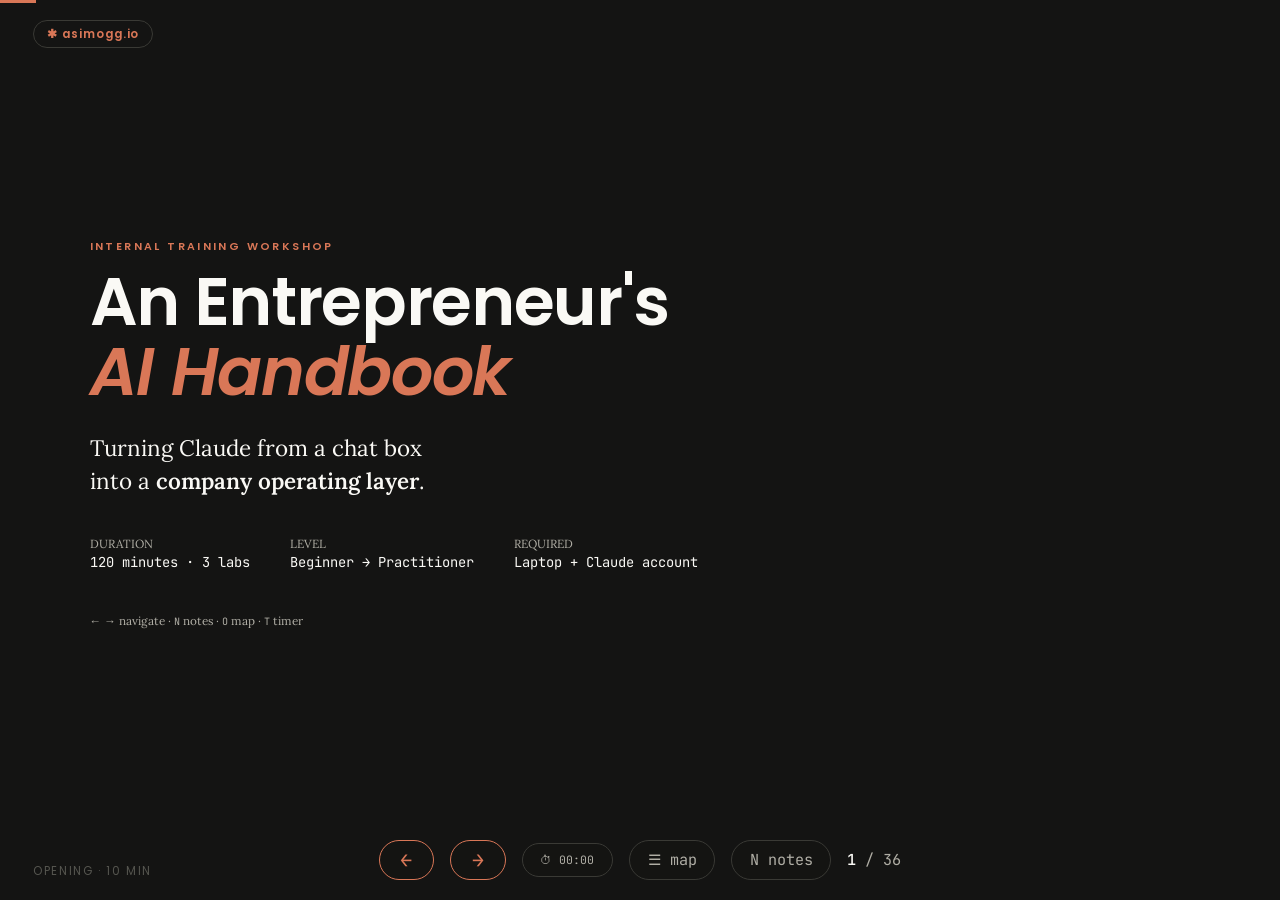
<file: masterclass.html>
<!DOCTYPE html>
<html lang="en">
<head>
<meta charset="UTF-8">
<meta name="viewport" content="width=device-width, initial-scale=1.0">
<title>An Entrepreneur's AI Handbook — Workshop</title>
<link rel="preconnect" href="https://fonts.googleapis.com">
<link rel="preconnect" href="https://fonts.gstatic.com" crossorigin>
<link href="https://fonts.googleapis.com/css2?family=Poppins:wght@300;400;500;600;700&family=Lora:ital,wght@0,400;0,500;0,600;1,400&family=JetBrains+Mono:wght@400;500&display=swap" rel="stylesheet">
<style>
:root{
  --dark:#141413; --dark2:#1c1c1a; --dark3:#262623;
  --light:#faf9f5; --midgray:#b0aea5; --lightgray:#e8e6dc;
  --orange:#d97757; --blue:#6a9bcc; --green:#788c5d;
  --h:'Poppins',Arial,Helvetica,sans-serif;
  --b:'Lora',Georgia,serif;
  --m:'JetBrains Mono','SF Mono',Consolas,monospace;
}
*{margin:0;padding:0;box-sizing:border-box}
html,body{height:100%;overflow:hidden;background:var(--dark);color:var(--light);
  font-family:var(--b);-webkit-font-smoothing:antialiased}
#stage{position:relative;width:100vw;height:100vh}

.slide{
  position:absolute;inset:0;display:none;
  padding:5.5vh 7vw 9vh;
  flex-direction:column;justify-content:center;
  animation:fade .35s ease;
}
.slide.active{display:flex}
@keyframes fade{from{opacity:0;transform:translateY(10px)}to{opacity:1;transform:none}}

/* ---------- typography ---------- */
h1{font-family:var(--h);font-weight:600;font-size:clamp(2.2rem,5.2vw,4.4rem);
   line-height:1.05;letter-spacing:-.02em}
h2{font-family:var(--h);font-weight:600;font-size:clamp(1.7rem,3.4vw,2.9rem);
   line-height:1.12;letter-spacing:-.015em;margin-bottom:.7em}
h3{font-family:var(--h);font-weight:500;font-size:clamp(1rem,1.5vw,1.35rem);line-height:1.25}
p,li{font-size:clamp(.95rem,1.28vw,1.22rem);line-height:1.55;color:var(--lightgray)}
.lead{font-size:clamp(1.1rem,1.75vw,1.6rem);line-height:1.45;color:var(--light);max-width:52ch}
.dim{color:var(--midgray)}
.tiny{font-size:clamp(.72rem,.92vw,.9rem);line-height:1.45;color:var(--midgray)}
strong,b{color:var(--light);font-weight:600}
em{color:var(--orange);font-style:italic}
.mono{font-family:var(--m);font-size:.86em}

/* ---------- chrome ---------- */
.kicker{font-family:var(--h);font-size:clamp(.65rem,.85vw,.82rem);font-weight:600;
  letter-spacing:.22em;text-transform:uppercase;color:var(--orange);margin-bottom:1.1em}
.kicker.blue{color:var(--blue)} .kicker.green{color:var(--green)} .kicker.gray{color:var(--midgray)}

#bar{position:fixed;top:0;left:0;height:3px;background:var(--orange);width:0;z-index:60;transition:width .3s}
#hud{position:fixed;bottom:2.2vh;left:0;right:0;z-index:60;display:flex;gap:1rem;align-items:center;justify-content:center;
  font-family:var(--m);font-size:.95rem;color:var(--midgray)}
#hud b{color:var(--light);font-weight:500}
#hud .chip{border:1px solid #3a3a35;border-radius:99px;padding:.55rem 1.1rem;cursor:pointer;background:rgba(20,20,19,.85)}
#hud .chip:hover{border-color:var(--orange);color:var(--orange)}
#sect{position:fixed;bottom:2.2vh;left:2.6vw;z-index:60;font-family:var(--h);font-size:.72rem;
  letter-spacing:.14em;text-transform:uppercase;color:#55554f}

/* ---------- layout helpers ---------- */
.grid2{display:grid;grid-template-columns:1fr 1fr;gap:2.2rem}
.grid3{display:grid;grid-template-columns:repeat(3,1fr);gap:1.4rem}
.grid4{display:grid;grid-template-columns:repeat(4,1fr);gap:1.1rem}
.grid5{display:grid;grid-template-columns:repeat(5,1fr);gap:.9rem}
.rows{display:flex;flex-direction:column;gap:1rem}
.row{display:flex;gap:1.2rem;align-items:flex-start}

.card{background:var(--dark2);border:1px solid #2e2e2a;border-radius:14px;padding:1.3rem 1.4rem}
.card.o{border-left:3px solid var(--orange)}
.card.b{border-left:3px solid var(--blue)}
.card.g{border-left:3px solid var(--green)}
.card.r{border-left:3px solid #c04a3a}
.card h3{margin-bottom:.5rem}
.card p{font-size:clamp(.82rem,1.02vw,1rem);line-height:1.5}

.num{font-family:var(--h);font-weight:700;font-size:clamp(1.9rem,3.4vw,3.1rem);
  line-height:1;color:var(--orange);letter-spacing:-.03em}
.num.b{color:var(--blue)} .num.g{color:var(--green)} .num.w{color:var(--light)}

.pill{display:inline-block;font-family:var(--m);font-size:.7rem;padding:.2rem .55rem;
  border-radius:5px;background:#2b2b27;color:var(--midgray);margin:.15rem .25rem .15rem 0}
.pill.o{background:rgba(217,119,87,.16);color:var(--orange)}
.pill.b{background:rgba(106,155,204,.16);color:var(--blue)}
.pill.g{background:rgba(120,140,93,.18);color:var(--green)}

ul.clean{list-style:none;display:flex;flex-direction:column;gap:.65rem}
ul.clean li{padding-left:1.5rem;position:relative}
ul.clean li:before{content:"→";position:absolute;left:0;color:var(--orange);font-family:var(--h)}
ul.clean.b li:before{color:var(--blue)} ul.clean.g li:before{color:var(--green)}

pre{background:#0d0d0c;border:1px solid #2e2e2a;border-radius:10px;padding:1rem 1.1rem;
  font-family:var(--m);font-size:clamp(.66rem,.85vw,.84rem);line-height:1.6;color:#d4d2c8;
  overflow:auto;white-space:pre-wrap}
pre .c{color:#6b6a63} pre .k{color:var(--orange)} pre .s{color:var(--green)} pre .v{color:var(--blue)}

table{width:100%;border-collapse:collapse;font-size:clamp(.78rem,1vw,.98rem)}
th{font-family:var(--h);font-weight:600;text-align:left;color:var(--midgray);
  font-size:.72em;letter-spacing:.12em;text-transform:uppercase;padding:.55rem .7rem;
  border-bottom:1px solid #35352f}
td{padding:.62rem .7rem;border-bottom:1px solid #232320;color:var(--lightgray);vertical-align:top}
td.hl{color:var(--orange)} td.hlb{color:var(--blue)} td.hlg{color:var(--green)}

.flow{display:flex;align-items:stretch;gap:.6rem;flex-wrap:wrap}
.flow .step{flex:1;min-width:120px;background:var(--dark2);border:1px solid #2e2e2a;
  border-radius:12px;padding:.9rem .9rem;position:relative}
.flow .step .n{font-family:var(--m);font-size:.66rem;color:var(--orange);display:block;margin-bottom:.35rem}
.flow .arrow{display:flex;align-items:center;color:#44443f;font-size:1.3rem}

.stack{display:flex;flex-direction:column;gap:.45rem}
.layer{display:flex;align-items:center;gap:1rem;background:var(--dark2);
  border:1px solid #2e2e2a;border-radius:10px;padding:.75rem 1.1rem}
.layer .tag{font-family:var(--m);font-size:.7rem;min-width:92px;color:var(--orange)}
.layer .desc{font-size:clamp(.8rem,1vw,.98rem);color:var(--lightgray)}
.layer.b .tag{color:var(--blue)} .layer.g .tag{color:var(--green)} .layer.gr .tag{color:var(--midgray)}

.big-quote{font-family:var(--h);font-weight:500;font-size:clamp(1.6rem,3.6vw,3.2rem);
  line-height:1.15;letter-spacing:-.02em;max-width:20ch}

/* speaker notes */
#notes{position:fixed;left:0;right:0;bottom:0;max-height:38vh;overflow:auto;
  background:#0a0a09;border-top:2px solid var(--orange);padding:1.1rem 2.6vw 3.6vh;
  z-index:55;display:none;font-size:.86rem;line-height:1.55;color:var(--lightgray)}
#notes.on{display:block}
#notes h4{font-family:var(--h);font-size:.7rem;letter-spacing:.2em;text-transform:uppercase;
  color:var(--orange);margin-bottom:.5rem}
#notes ul{margin-left:1.1rem}
#notes li{font-size:.86rem;line-height:1.5;margin-bottom:.2rem}

/* overview */
#ov{position:fixed;inset:0;background:rgba(10,10,9,.97);z-index:70;display:none;
  padding:4vh 4vw;overflow:auto}
#ov.on{display:block}
#ov .g{display:grid;grid-template-columns:repeat(auto-fill,minmax(150px,1fr));gap:.7rem}
#ov .t{background:var(--dark2);border:1px solid #2e2e2a;border-radius:8px;padding:.7rem;
  cursor:pointer;font-size:.72rem;line-height:1.3;color:var(--midgray);font-family:var(--h)}
#ov .t:hover{border-color:var(--orange);color:var(--light)}
#ov .t span{display:block;font-family:var(--m);font-size:.62rem;color:var(--orange);margin-bottom:.3rem}

/* timer */
#timer{font-family:var(--m);font-size:.72rem}
#timer.run{color:var(--green)}

/* ---------- phone ---------- */
@media (max-width:700px){
  html,body{overflow:auto}
  .slide{position:absolute;inset:0;overflow-y:auto;-webkit-overflow-scrolling:touch;
    justify-content:flex-start;padding:9vh 6vw 7.5rem}
  .grid2,.grid3,.grid4,.grid5{grid-template-columns:1fr !important;gap:1rem}
  .flow{flex-direction:column}
  .flow .arrow{transform:rotate(90deg);justify-content:center;font-size:1rem;margin:-.2rem 0}
  .layer{flex-direction:column;align-items:flex-start;gap:.35rem}
  .layer .tag{min-width:0}
  pre{font-size:.72rem}
  table{font-size:.78rem}
  th,td{padding:.45rem .45rem}
  #sect{display:none}
  #hud{gap:.45rem;font-size:.72rem;padding:.6rem .5rem .4rem;
    background:linear-gradient(transparent,rgba(20,20,19,.92) 40%)}
  #hud .chip{padding:.45rem .75rem;white-space:nowrap}
  #hud .chip.arr{font-size:1.05rem;padding:.45rem 1rem}
  #timer{display:none}
  .big-quote{max-width:none}
}

/* nav arrows + home shortcut */
#hud .chip.arr{color:var(--orange);border-color:var(--orange);font-weight:700;font-size:1.25rem;line-height:1;padding:.55rem 1.3rem}
#hud .chip.arr:hover{background:rgba(217,119,87,.14)}
#home{position:fixed;top:2.2vh;left:2.6vw;z-index:60;display:flex;align-items:center;gap:.45rem;
  color:var(--orange);font-family:var(--h);font-size:.74rem;font-weight:600;letter-spacing:.08em;
  text-decoration:none;border:1px solid #3a3a35;border-radius:99px;padding:.3rem .8rem}
#home:hover{border-color:var(--orange)}
@media (max-width:700px){#home{top:1.4vh}}
</style>
</head>
<body>
<div id="bar"></div>
<a id="home" href="index.html">&#10033; asimogg.io</a>
<div id="stage">
<!-- ========== 0 · OPENING ========== -->

<section class="slide" data-sect="Opening · 10 min" data-note="<ul><li>Have this slide on screen as people walk in. Wait 5 silent seconds before speaking.</li><li>Today's one-sentence promise: 'Everyone leaves with a working MCP connection and a skill they wrote themselves.'</li><li>Rule: laptops OPEN. This is a workshop, not a seminar.</li></ul>">
  <div class="kicker">Internal Training Workshop</div>
  <h1>An Entrepreneur's<br><em>AI Handbook</em></h1>
  <p class="lead" style="margin-top:1.6rem">Turning Claude from a chat box<br>into a <strong>company operating layer</strong>.</p>
  <div style="margin-top:2.4rem;display:flex;gap:2.5rem;flex-wrap:wrap">
    <div><div class="tiny dim">DURATION</div><div class="mono" style="color:var(--light)">120 minutes · 3 labs</div></div>
    <div><div class="tiny dim">LEVEL</div><div class="mono" style="color:var(--light)">Beginner → Practitioner</div></div>
    <div><div class="tiny dim">REQUIRED</div><div class="mono" style="color:var(--light)">Laptop + Claude account</div></div>
  </div>
  <p class="tiny" style="margin-top:2.6rem">← → navigate · <span class="mono">N</span> notes · <span class="mono">O</span> map · <span class="mono">T</span> timer</p>
</section>

<section class="slide" data-sect="Opening · 10 min" data-note="<ul><li>Stop here and actually show it: the HTML file, the production command.</li><li>The point isn't showing off — the message is 'everyone in this room can do this'.</li><li>Add: 'I didn't design slides. I wrote a brief. That's the difference.'</li></ul>">
  <div class="kicker gray">Before we start</div>
  <h2>I did not make this deck.</h2>
  <div class="grid3">
    <div class="card o"><div class="num">1</div><h3 style="margin-top:.5rem">brief</h3><p class="dim">A single request. Audience, duration, format, goal.</p></div>
    <div class="card b"><div class="num b">~20</div><h3 style="margin-top:.5rem">minutes</h3><p class="dim">Research, structure, design, code and verification included.</p></div>
    <div class="card g"><div class="num g">36</div><h3 style="margin-top:.5rem">slides + lab guide</h3><p class="dim">With speaker notes, a timer and exercise cards.</p></div>
  </div>
  <p class="lead" style="margin-top:2rem">What you'll learn today is <em>how to write that brief</em> — and how to build the machine behind it.</p>
</section>

<section class="slide" data-sect="Opening · 10 min" data-note="<ul><li>Actually make them raise hands. Write the count on the board — ask again at the end.</li><li>Most hands will be at levels 1 and 2. Nothing to be ashamed of; it's the starting point.</li><li>Emphasis: 'If you stay at Level 1, AI doesn't save you time — it just slows down Google.'</li></ul>">
  <div class="kicker">Raise your hand</div>
  <h2>How do you use Claude today?</h2>
  <div class="stack">
    <div class="layer gr"><span class="tag">LEVEL 0</span><span class="desc">Never opened it / a few times a month.</span></div>
    <div class="layer gr"><span class="tag">LEVEL 1</span><span class="desc">I ask questions and read the answers. <span class="dim">— i.e. an expensive search engine.</span></span></div>
    <div class="layer"><span class="tag">LEVEL 2</span><span class="desc">I have it write text: translations, summaries, email drafts.</span></div>
    <div class="layer b"><span class="tag">LEVEL 3</span><span class="desc">I give it files, have it analyze them, get output files back.</span></div>
    <div class="layer g"><span class="tag">LEVEL 4</span><span class="desc">I've built a setup connected to my systems, running by my rules, finishing work end to end.</span></div>
  </div>
  <p class="lead" style="margin-top:1.8rem">Today's goal: <em>move everyone to Level 3</em> and show the door to Level 4.</p>
</section>

<section class="slide" data-sect="Opening · 10 min" data-note="<ul><li>Run through the agenda fast — 60 seconds. Let people see the timings and trust the plan.</li><li>Lab time is sacred. If the talking runs long, cut the talking, not the labs.</li></ul>">
  <div class="kicker gray">Agenda</div>
  <h2>120 minutes, six parts</h2>
  <table>
    <tr><th>#</th><th>Part</th><th>What you get</th><th>Time</th></tr>
    <tr><td class="hl mono">01</td><td><strong>Mental model</strong></td><td>The real difference between an agent and a chatbot</td><td class="mono">15'</td></tr>
    <tr><td class="hl mono">02</td><td><strong>Anatomy</strong></td><td>Skills, MCP, context — when to use which</td><td class="mono">20'</td></tr>
    <tr><td class="hl mono">03</td><td><strong>Running the company</strong></td><td>6 functions, 6 real workflows</td><td class="mono">20'</td></tr>
    <tr><td class="hlb mono">04</td><td><strong>LAB</strong></td><td>Your own MCP + your own skill + a chain</td><td class="mono">40'</td></tr>
    <tr><td class="hl mono">05</td><td><strong>Limits</strong></td><td>Where it blows up, what you never delegate</td><td class="mono">15'</td></tr>
    <tr><td class="hl mono">06</td><td><strong>30-day plan</strong></td><td>What you'll do Monday morning</td><td class="mono">10'</td></tr>
  </table>
</section>

<!-- ========== 1 · MENTAL MODEL ========== -->

<section class="slide" data-sect="01 · Mental model" data-note="<ul><li>This slide is the backbone of the workshop. Don't rush it.</li><li>Give a concrete example: 'Summarize the competitor's TDS' = chatbot. 'Find the competitor's TDS, download it, compare it with ours, put the differences in a table, open a task in Asana' = agent.</li><li>Key sentence: the difference isn't intelligence, it's the LOOP.</li></ul>">
  <div class="kicker">01 · Mental model</div>
  <h2>A chatbot answers. An agent <em>finishes work</em>.</h2>
  <div class="grid2">
    <div>
      <h3 class="dim" style="margin-bottom:.8rem">CHATBOT — one shot</h3>
      <div class="flow">
        <div class="step"><span class="n">01</span>You ask</div>
        <div class="arrow">→</div>
        <div class="step"><span class="n">02</span>It writes</div>
        <div class="arrow">→</div>
        <div class="step"><span class="n">03</span>You execute</div>
      </div>
      <p class="tiny" style="margin-top:1rem">All the labor is still yours. Gain: writing time.</p>
    </div>
    <div>
      <h3 style="margin-bottom:.8rem;color:var(--orange)">AGENT — closed loop</h3>
      <div class="flow">
        <div class="step"><span class="n">01</span>You give a goal</div>
        <div class="arrow">→</div>
        <div class="step"><span class="n">02</span>It plans</div>
        <div class="arrow">→</div>
        <div class="step"><span class="n">03</span>It uses tools</div>
      </div>
      <div class="flow" style="margin-top:.6rem">
        <div class="step"><span class="n">04</span>It sees the result</div>
        <div class="arrow">→</div>
        <div class="step"><span class="n">05</span>It corrects, repeats</div>
        <div class="arrow">→</div>
        <div class="step"><span class="n">06</span>It delivers the output</div>
      </div>
      <p class="tiny" style="margin-top:1rem">The labor is its own. Gain: <strong>the work itself.</strong></p>
    </div>
  </div>
  <p class="lead" style="margin-top:2rem">The difference isn't the model's intelligence — it's access to the <em>observe-and-correct loop</em>.</p>
</section>

<section class="slide" data-sect="01 · Mental model" data-note="<ul><li>You'll use this metaphor all day. Land it firmly.</li><li>The most-skipped layer is CONTEXT. 'Smart but knows nothing about your company' is useless.</li><li>Ask: 'What do you give a new hire on day one?' — answer: access, procedures, context. Same thing.</li></ul>">
  <div class="kicker">01 · Mental model</div>
  <h2>Five layers: <em>hiring an AI employee</em></h2>
  <div class="stack">
    <div class="layer"><span class="tag">MODEL</span><span class="desc"><strong>Raw intelligence.</strong> Reasons, writes, produces code. Same for everyone. <em>Not</em> a competitive advantage.</span></div>
    <div class="layer b"><span class="tag">CONTEXT</span><span class="desc"><strong>Memory and background.</strong> Your company, your product, your past decisions, your jargon. → This is where the real difference lives.</span></div>
    <div class="layer g"><span class="tag">TOOLS</span><span class="desc"><strong>Hands.</strong> Reads/writes files, runs code, searches the web, drives a browser.</span></div>
    <div class="layer"><span class="tag">SKILLS</span><span class="desc"><strong>Training / SOPs.</strong> "This is how we do this job at our company." Repeatable expertise.</span></div>
    <div class="layer b"><span class="tag">MCP</span><span class="desc"><strong>Access badge.</strong> Asana, Gmail, Drive, databases, Obsidian — connections to live systems.</span></div>
  </div>
  <p class="lead" style="margin-top:1.8rem">If you only use the MODEL, you've hired a genius and asked questions <em>without ever giving them a desk</em>.</p>
</section>

<section class="slide" data-sect="01 · Mental model" data-note="<ul><li>The two most confused concepts. Put them side by side, lock it in one sentence.</li><li>SKILL = knowledge/procedure (static, you write it). MCP = access (live, someone else provides it).</li><li>Example: consulting-deck-style is a skill. Asana is an MCP. Together = 'pull projects from Asana, turn them into a Simon-Kucher-style deck.'</li></ul>">
  <div class="kicker">01 · Mental model</div>
  <h2>Skill or MCP?</h2>
  <div class="grid2">
    <div class="card o">
      <div class="kicker" style="margin-bottom:.6rem">SKILL</div>
      <h3>Your company's procedure</h3>
      <p class="dim" style="margin:.6rem 0 1rem">A folder + a <span class="mono">SKILL.md</span> file. Inside: when it activates, how it works, which template it uses.</p>
      <ul class="clean">
        <li><strong>You write it.</strong> Institutional knowledge is embedded here.</li>
        <li>Static — it's instruction, not data.</li>
        <li>Shareable: write once, whole team uses it.</li>
      </ul>
      <div style="margin-top:1rem"><span class="pill o">consulting-deck-style</span><span class="pill o">academic-shield</span><span class="pill o">lens-research</span></div>
    </div>
    <div class="card b">
      <div class="kicker blue" style="margin-bottom:.6rem">MCP</div>
      <h3>An access badge to your systems</h3>
      <p class="dim" style="margin:.6rem 0 1rem">Model Context Protocol. <em>USB-C</em> for software: connect once, and Claude reads/writes in that system.</p>
      <ul class="clean b">
        <li><strong>Someone else provides it</strong>, you connect it.</li>
        <li>Live — real data in real time.</li>
        <li>Also grants write access. Requires care.</li>
      </ul>
      <div style="margin-top:1rem"><span class="pill b">Asana</span><span class="pill b">Gmail</span><span class="pill b">Google Drive</span><span class="pill b">Obsidian</span><span class="pill b">Chrome</span></div>
    </div>
  </div>
  <p class="lead" style="margin-top:1.6rem">A skill knows <strong>what to do</strong>. An MCP knows <strong>where to reach</strong>. The power is at the intersection.</p>
</section>

<section class="slide" data-sect="01 · Mental model" data-note="<ul><li>Show your own setup here — live. Open the skill list on screen.</li><li>Message: 'This isn't a fantasy, this is my working setup.'</li><li>Warn: don't try to build this on day one. It's six months of accumulation. Start with a single skill.</li></ul>">
  <div class="kicker green">01 · Mental model · live example</div>
  <h2>Not one agent — <em>an organization</em></h2>
  <div style="display:flex;justify-content:center;margin:.5rem 0 1.4rem">
    <div class="card o" style="text-align:center;min-width:260px">
      <div class="kicker" style="margin-bottom:.3rem">ORCHESTRATOR</div>
      <h3 style="font-size:1.4rem">ASIMO — CEO layer</h3>
      <p class="tiny" style="margin-top:.4rem">Doesn't execute. Breaks the question apart, calls the right specialist, synthesizes the answers, <strong>pushes back.</strong></p>
    </div>
  </div>
  <div class="grid3" style="gap:.9rem">
    <div class="card b"><h3>R&amp;D</h3><p class="tiny">Chemistry, formulation, patents, REACH, EU projects</p></div>
    <div class="card b"><h3>Marketing</h3><p class="tiny">Market sizing, competitors, positioning, trade fairs</p></div>
    <div class="card b"><h3>Sales</h3><p class="tiny">Pilot customers, objection maps, spec-in strategy</p></div>
    <div class="card g"><h3>Finance</h3><p class="tiny">ROI, NPV, payback, capex justification</p></div>
    <div class="card g"><h3>HR</h3><p class="tiny">Capacity, competency gaps, training design</p></div>
    <div class="card g"><h3>Strategy</h3><p class="tiny">3–5 year horizon, technology roadmap, scenarios</p></div>
  </div>
  <p class="tiny" style="margin-top:1.3rem">Every box is a skill file. They all use the same model — the difference comes from <strong>context and rules</strong>.</p>
</section>

<section class="slide" data-sect="01 · Mental model" data-note="<ul><li>The most practical takeaway of the workshop. Have them photograph it.</li><li>Golden rule: start from the top, work down. People always start at the bottom and drown.</li><li>Have them repeat out loud: 'If you'll do it fewer than 3 times, don't write a skill.'</li></ul>">
  <div class="kicker">01 · Mental model</div>
  <h2>Decision tree: when to use what?</h2>
  <div class="rows">
    <div class="card" style="border-left:3px solid #55554f"><div class="row"><div style="min-width:130px" class="mono dim">ONE-OFF</div><div><strong>Just write a good prompt.</strong> <span class="dim">An email, a summary, a translation. Build no infrastructure. 70% of work ends here.</span></div></div></div>
    <div class="card o"><div class="row"><div style="min-width:130px" class="mono" style="color:var(--orange)">REPEATED + RULED</div><div><strong>Write a skill.</strong> <span class="dim">If you do it 3+ times a month and there's a "this is how we do it here" part. E.g.: TDS review, quote format.</span></div></div></div>
    <div class="card b"><div class="row"><div style="min-width:130px" class="mono" style="color:var(--blue)">NEEDS LIVE DATA</div><div><strong>Connect an MCP.</strong> <span class="dim">When the answer depends on current data in your systems. E.g.: "which projects slipped this week?"</span></div></div></div>
    <div class="card g"><div class="row"><div style="min-width:130px" class="mono" style="color:var(--green)">MULTI-STEP</div><div><strong>Build an agent / subagents.</strong> <span class="dim">10+ steps, multiple sources, parallel research. E.g.: competitor landscape report.</span></div></div></div>
    <div class="card r"><div class="row"><div style="min-width:130px" class="mono" style="color:#c04a3a">IRREVERSIBLE</div><div><strong>Human approval required.</strong> <span class="dim">Outgoing email, customer pricing, formulation changes, signatures. Do not automate.</span></div></div></div>
  </div>
</section>

<!-- ========== 2 · ANATOMY ========== -->

<section class="slide" data-sect="02 · Anatomy" data-note="<ul><li>Open a real SKILL.md on screen. Show its simplicity — get a 'that's it?'</li><li>The most critical line: description. It decides whether the skill triggers at all.</li><li>Bad description = the skill never runs. People spend hours on content and skip this.</li></ul>">
  <div class="kicker">02 · Anatomy</div>
  <h2>What does a skill look like?</h2>
  <div class="grid2" style="grid-template-columns:1.25fr 1fr;gap:1.8rem">
    <pre><span class="c">--- (frontmatter: metadata)</span>
<span class="k">name</span>: tds-review
<span class="k">description</span>: <span class="s">Reviews competitor or own</span>
  <span class="s">TDS/SDS documents against our company</span>
  <span class="s">standard. Trigger: "check this TDS",</span>
  <span class="s">"review data sheet", "competitor product</span>
  <span class="s">analysis", or when a TDS .pdf is uploaded.</span>
<span class="c">---</span>

<span class="k"># TDS Review Procedure</span>

<span class="k">## Always check</span>
1. Binder type and ratio
2. Claimed EN 12004 / EN 1504 class
3. Open time, slip resistance
4. <span class="v">Consistency of claims vs test reports</span>

<span class="k">## Output format</span>
Comparison table + <span class="v">3 risky claims</span>
+ difference vs our product → <span class="v">one page</span>

<span class="k">## Never do</span>
- Invent test data. If missing, write "NO DATA".</pre>
    <div>
      <ul class="clean">
        <li><strong>One folder, one markdown file.</strong> No code, no installation.</li>
        <li><span class="mono">description</span> = the trigger. <em>This</em> decides when it activates. Spend the most effort here.</li>
        <li>The body = your procedure. Writing down the "this is how we do it" in your head.</li>
        <li>You can add templates, checklists, example files alongside.</li>
      </ul>
      <div class="card r" style="margin-top:1.3rem">
        <h3 style="color:#e08272">Critical</h3>
        <p class="tiny" style="margin-top:.4rem">A skill's value isn't in its length — it's in containing <strong>institutional knowledge</strong> that exists nowhere else. If you write generic knowledge, the skill is pointless — the model already knows it.</p>
      </div>
    </div>
  </div>
</section>

<section class="slide" data-sect="02 · Anatomy" data-note="<ul><li>Show this table before the lab — so people don't write bad skills.</li><li>Emphasize: phrases like 'be creative' carry zero information. Cut them.</li><li>The good-skill test: could a new hire do the job with this file alone?</li></ul>">
  <div class="kicker">02 · Anatomy</div>
  <h2>Good skill / bad skill</h2>
  <table>
    <tr><th style="width:22%"></th><th style="width:39%">BAD</th><th style="width:39%">GOOD</th></tr>
    <tr><td class="dim">Trigger</td><td>"Use for document-related work."</td><td class="hl">"When a TDS/SDS PDF is uploaded, or on 'review data sheet', 'competitor product analysis'."</td></tr>
    <tr><td class="dim">Content</td><td>"Do a professional, detailed analysis."</td><td class="hl">"Tabulate these 7 parameters. Cross-check the EN 12004 class claim against the test report."</td></tr>
    <tr><td class="dim">Output</td><td>"Produce a nice report."</td><td class="hl">"One page. Decision sentence on top. 3 risky claims below. Source references mandatory."</td></tr>
    <tr><td class="dim">Limits</td><td><span class="dim">(none)</span></td><td class="hl">"If data is missing, don't invent it — write 'NO DATA'. No price commentary — route to Sales."</td></tr>
    <tr><td class="dim">Length</td><td>4 pages of general principles</td><td class="hl">Half a page of knowledge nobody but you has</td></tr>
  </table>
  <p class="lead" style="margin-top:1.8rem">The test: if you gave this file to <em>someone starting today</em>, could they do the job right?</p>
</section>

<section class="slide" data-sect="02 · Anatomy" data-note="<ul><li>Do it live on screen: connect an MCP, ask a question, get the answer. 90 seconds.</li><li>Warning: read which permissions you grant on the OAuth screen. Break the 'accept all' reflex.</li><li>The start-read-only message lands here — repeated in the lab.</li></ul>">
  <div class="kicker blue">02 · Anatomy</div>
  <h2>Connecting an MCP: three steps</h2>
  <div class="flow" style="margin-bottom:1.6rem">
    <div class="step"><span class="n">STEP 01</span><strong>Pick the connector</strong><p class="tiny" style="margin-top:.4rem">Settings → Connectors. Asana, Gmail, Drive are ready. For internal systems you can write your own MCP.</p></div>
    <div class="arrow">→</div>
    <div class="step"><span class="n">STEP 02</span><strong>Authorize</strong><p class="tiny" style="margin-top:.4rem">The OAuth screen. <strong>Read the permissions.</strong> Start read-only where possible.</p></div>
    <div class="arrow">→</div>
    <div class="step"><span class="n">STEP 03</span><strong>Test it</strong><p class="tiny" style="margin-top:.4rem">Ask a verifiable question: "List the tasks assigned to me this week." Compare the answer with reality.</p></div>
  </div>
  <div class="grid2">
    <div class="card b"><h3>The right first question</h3><p class="dim" style="margin-top:.4rem">Ask something you <strong>already know the answer to</strong>. Trust is only built through verification.</p></div>
    <div class="card r"><h3 style="color:#e08272">Common mistake</h3><p class="dim" style="margin-top:.4rem">Granting write access immediately and saying "fix everything". If an MCP makes a mistake, it makes it <em>in real data</em>.</p></div>
  </div>
</section>

<section class="slide" data-sect="02 · Anatomy" data-note="<ul><li>Show your own connected MCPs on screen.</li><li>Ask: 'Which system, if connected, would save you the most time?' — note the answers, use them in the lab.</li><li>For enterprise: SAP/ERP, LIMS, document management. These need custom MCPs — a conversation with IT.</li></ul>">
  <div class="kicker blue">02 · Anatomy</div>
  <h2>What do we have today?</h2>
  <div class="grid4">
    <div class="card b"><h3>Asana</h3><p class="tiny">Projects, tasks, portfolios, assignments. The portfolio briefing comes from here.</p></div>
    <div class="card b"><h3>Gmail</h3><p class="tiny">Search, drafts, labels. Sending is <strong>always</strong> approved by a human.</p></div>
    <div class="card b"><h3>Google Drive</h3><p class="tiny">Reading, searching, creating, sharing documents.</p></div>
    <div class="card b"><h3>Obsidian / files</h3><p class="tiny">Institutional memory. Every conversation gets archived and searchable.</p></div>
    <div class="card g"><h3>Chrome</h3><p class="tiny">Browser driving — login-gated portals, competitor sites.</p></div>
    <div class="card g"><h3>Web + search</h3><p class="tiny">Current information. Model memory ages; search doesn't.</p></div>
    <div class="card g"><h3>Code / terminal</h3><p class="tiny">Data processing, computation, file generation. Where Excel ends.</p></div>
    <div class="card"><h3 class="dim">Your own MCP</h3><p class="tiny">LIMS, ERP, document systems — if you have an internal API, it can connect.</p></div>
  </div>
  <p class="lead" style="margin-top:1.6rem">Question: <em>which system, if connected, would save you the most time?</em> Save your answer for the lab.</p>
</section>

<section class="slide" data-sect="02 · Anatomy" data-note="<ul><li>Context engineering = the real skill of 2026. Not prompt writing.</li><li>Emphasize point 3: 80% of bad output comes from missing context, 20% from the model.</li><li>Practical tip: when a conversation gets long, open a new one and carry the summary over. 'Dirty context' is a real problem.</li></ul>">
  <div class="kicker">02 · Anatomy</div>
  <h2>The real skill: <em>context engineering</em></h2>
  <div class="grid2">
    <ul class="clean">
      <li><strong>Give inputs, not roles.</strong> "You are an expert" does nothing. Give the real TDS, the real number, the real email.</li>
      <li><strong>Write the success criteria.</strong> "Make it good" isn't measurable. "One page, 5 bullets, a source for every claim" is.</li>
      <li><strong>State the limits.</strong> Writing what it must not do matters as much as what it must do.</li>
    </ul>
    <ul class="clean b">
      <li><strong>Give an example.</strong> One "good" example beats three paragraphs of explanation.</li>
      <li><strong>Keep the context clean.</strong> The model drifts in long conversations. Start fresh, carry the summary.</li>
      <li><strong>Plan for iteration.</strong> The first output is a draft. "Change this" is faster than rewriting from scratch.</li>
    </ul>
  </div>
  <div class="card o" style="margin-top:1.6rem">
    <p><strong>80% of bad output comes from missing context, not from model weakness.</strong> <span class="dim">When you dislike a result, your first question should be "what information didn't I provide?"</span></p>
  </div>
</section>

<section class="slide" data-sect="02 · Anatomy" data-note="<ul><li>Actually run both prompts live on this slide. Let them see the difference.</li><li>The left is 8 words, the right is 60. Writing 60 words takes 40 seconds and saves 2 hours.</li><li>Plant the phrase 'writing a brief' — not a prompt, a brief.</li></ul>">
  <div class="kicker">02 · Anatomy</div>
  <h2>Don't write prompts. Write <em>briefs</em>.</h2>
  <div class="grid2">
    <div>
      <div class="kicker gray" style="margin-bottom:.5rem">BEFORE</div>
      <pre>Do a competitor analysis.</pre>
      <p class="tiny" style="margin-top:.8rem">Output: generic, unusable. 20 minutes of fixing.</p>
    </div>
    <div>
      <div class="kicker" style="margin-bottom:.5rem">AFTER</div>
      <pre><span class="k">GOAL:</span> One page for the executive board.
<span class="k">TOPIC:</span> Fast-setting repair mortar segment,
       Turkey + Gulf.
<span class="k">COMPETITORS:</span> Sika, Mapei, Weber. TDS attached.
<span class="k">I WANT:</span>
  - Comparison table (7 parameters)
  - Our gap: 3 bullets
  - A source link for every claim
<span class="k">FORMAT:</span> One page. Decision sentence on top.
<span class="k">DON'T:</span> Don't guess prices. If data is
  missing, write "NO DATA".</pre>
    </div>
  </div>
  <p class="lead" style="margin-top:1.4rem">Writing 60 words takes <strong>40 seconds</strong>. Fixing bad output takes <strong>2 hours.</strong></p>
</section>
<!-- ========== 3 · RUNNING THE COMPANY ========== -->

<section class="slide" data-sect="03 · Running the company" data-note="<ul><li>Transition line: 'Theory is over. Now, one day in the life of a company.'</li><li>Show every workflow in this part live in YOUR setup. Don't read slides.</li><li>For every workflow say 'used to take X minutes / now takes Y'. Without numbers they don't believe.</li></ul>">
  <div class="kicker green">03 · Running the company</div>
  <h1>One day in<br><em>a company</em></h1>
  <p class="lead" style="margin-top:1.4rem">Six functions. Six real workflows. All possible today, with these tools.</p>
  <div class="grid3" style="margin-top:2.2rem;gap:.9rem">
    <div class="card o"><h3>08:30 · Portfolio</h3><p class="tiny">Morning briefing</p></div>
    <div class="card b"><h3>10:00 · R&amp;D</h3><p class="tiny">Literature + patent scan</p></div>
    <div class="card b"><h3>13:00 · Market</h3><p class="tiny">Competitor landscape</p></div>
    <div class="card g"><h3>15:00 · Finance</h3><p class="tiny">Business case model</p></div>
    <div class="card g"><h3>16:30 · Delivery</h3><p class="tiny">Deck / report production</p></div>
    <div class="card"><h3>18:00 · Memory</h3><p class="tiny">Archiving and linking</p></div>
  </div>
</section>

<section class="slide" data-sect="03 · Running the company" data-note="<ul><li>LIVE DEMO 1. Run your own morning briefing.</li><li>Key point: this is not a report, it's a DECISION list. Not 'what happened' but 'what you should do'.</li><li>Mention you've turned it into a scheduled task — it runs by itself at 08:00 every morning.</li></ul>">
  <div class="kicker">03 · 08:30 — Portfolio</div>
  <h2>The morning briefing</h2>
  <div class="flow" style="margin-bottom:1.5rem">
    <div class="step"><span class="n">01 · MCP</span>All active projects, tasks, dates and assignments pulled from Asana</div>
    <div class="arrow">→</div>
    <div class="step"><span class="n">02 · SKILL</span>The portfolio skill applies the rules: delay thresholds, missing TDS, capacity clashes</div>
    <div class="arrow">→</div>
    <div class="step"><span class="n">03 · ANALYSIS</span>Not a raw list — a <strong>risk-ranked decision list</strong> is produced</div>
    <div class="arrow">→</div>
    <div class="step"><span class="n">04 · ARCHIVE</span>Written to Obsidian as dated MD, linked to previous days</div>
  </div>
  <div class="grid2">
    <div class="card r"><h3 style="color:#e08272">Done by hand</h3><p class="dim" style="margin-top:.4rem"><strong>45–60 minutes.</strong> Wandering Asana tab by tab, taking notes. And it gets skipped 2 days a week.</p></div>
    <div class="card g"><h3>Automated</h3><p class="dim" style="margin-top:.4rem"><strong>0 minutes.</strong> The scheduled task runs at 08:00. You just <em>read and decide.</em></p></div>
  </div>
  <p class="tiny" style="margin-top:1.2rem">The critical design decision: the output must be <strong>"what you should do today"</strong>, not "what happened". A system that produces reports produces garbage; a system that produces decisions saves time.</p>
</section>

<section class="slide" data-sect="03 · Running the company" data-note="<ul><li>LIVE DEMO 2. Run a search with your research setup.</li><li>Critical warning: verify every reference. Never trust a citation without a DOI.</li><li>This is where R&amp;D teams lose the most time — emphasize it.</li></ul>">
  <div class="kicker blue">03 · 10:00 — R&amp;D</div>
  <h2>Literature + patent scan</h2>
  <div class="grid2" style="grid-template-columns:1.1fr 1fr">
    <div>
      <ul class="clean b">
        <li><strong>Input:</strong> "Shrinkage control in fast-setting cementitious repair mortars — last 5 years, patents + papers."</li>
        <li><strong>Process:</strong> OpenAlex + Google Patents + Espacenet scanned in parallel; results deduplicated and ranked by relevance.</li>
        <li><strong>Output:</strong> Scored list + mechanism summary + a <em>"what it means for us"</em> read + prior-art risk.</li>
        <li><strong>Archive:</strong> Every source lands in Obsidian as a note, linked to current projects.</li>
      </ul>
    </div>
    <div>
      <div class="card r">
        <h3 style="color:#e08272">Watch out here</h3>
        <ul class="clean" style="margin-top:.6rem">
          <li><strong>Verify every reference.</strong> Don't trust citations without a DOI.</li>
          <li>The model can invent a "plausible-looking" source. The most dangerous error type — because it looks right.</li>
          <li>Rule: <span class="mono">a link that won't open = doesn't exist.</span></li>
        </ul>
      </div>
      <div class="card g" style="margin-top:1rem">
        <h3>The real gain</h3>
        <p class="tiny" style="margin-top:.4rem">Scan time: <strong>2 days → 20 minutes.</strong> But the real gain isn't speed — it's <em>coverage.</em> By hand you scan 15 papers; the system scans 400 and picks the 15.</p>
      </div>
    </div>
  </div>
</section>

<section class="slide" data-sect="03 · Running the company" data-note="<ul><li>Separate marketing and sales — most people conflate them. Marketing is the segment, sales is one deal.</li><li>Actually show this workflow's output: a competitor comparison table.</li><li>Warning: careful with competitor prices and internal-data claims. Public sources mandatory.</li></ul>">
  <div class="kicker blue">03 · 13:00 — Market &amp; Sales</div>
  <h2>Competitor landscape → sales argument</h2>
  <div class="flow">
    <div class="step"><span class="n">01</span><strong>Collect</strong><p class="tiny" style="margin-top:.35rem">Competitor TDS, websites, trade-fair material, spec texts — pulled via the browser MCP.</p></div>
    <div class="arrow">→</div>
    <div class="step"><span class="n">02</span><strong>Compare</strong><p class="tiny" style="margin-top:.35rem">Standards-based table. Claimed performance vs test evidence, separated.</p></div>
    <div class="arrow">→</div>
    <div class="step"><span class="n">03</span><strong>Position</strong><p class="tiny" style="margin-top:.35rem">Where we win, where we don't, which segment we take.</p></div>
    <div class="arrow">→</div>
    <div class="step"><span class="n">04</span><strong>Arm the field</strong><p class="tiny" style="margin-top:.35rem">Objection map for the field team: "Sika is cheaper" → the answer. 1 page.</p></div>
  </div>
  <div class="grid2" style="margin-top:1.6rem">
    <div class="card o"><h3>The marketing question</h3><p class="dim" style="margin-top:.4rem">"Where should we position in this segment?" → <em>segment level</em></p></div>
    <div class="card b"><h3>The sales question</h3><p class="dim" style="margin-top:.4rem">"How do I win this customer by Tuesday?" → <em>single-deal level</em></p></div>
  </div>
  <p class="tiny" style="margin-top:1.1rem"><strong>Red line:</strong> Competitor prices and internal-cost claims are never guessed. No public source, no value — the cell stays empty.</p>
</section>

<section class="slide" data-sect="03 · Running the company" data-note="<ul><li>In finance, the model's strongest suit: generating scenarios. Its weakest: assuming inputs.</li><li>Rule: every assumption must be visible in the table. An invisible assumption is a lie.</li><li>No Excel needed — it runs code for real math, it doesn't guess.</li></ul>">
  <div class="kicker green">03 · 15:00 — Finance</div>
  <h2>The business case: <em>math, not guesses</em></h2>
  <div class="grid2" style="grid-template-columns:1fr 1.05fr">
    <div>
      <h3 style="margin-bottom:.7rem">What it does</h3>
      <ul class="clean g">
        <li>Investment case: capex, payback period, NPV/IRR</li>
        <li>Raw-material cost sensitivity — what happens at +10%?</li>
        <li>Make-or-buy decisions, scenario tables</li>
        <li><strong>Real computation.</strong> It runs code; it doesn't invent numbers.</li>
      </ul>
    </div>
    <div class="card o">
      <h3>One rule: <span style="color:var(--orange)">assumptions must be visible</span></h3>
      <table style="margin-top:.8rem">
        <tr><th>Assumption</th><th>Value</th><th>Source</th></tr>
        <tr><td>Annual volume</td><td class="hl">4,500 t</td><td class="dim">Sales forecast 2026</td></tr>
        <tr><td>Unit margin</td><td class="hl">₺ ---</td><td class="dim">Finance, to be verified</td></tr>
        <tr><td>Line investment</td><td class="hl">€ ---</td><td class="dim">No supplier quote yet</td></tr>
        <tr><td>Commissioning</td><td class="hl">7 months</td><td class="dim">Similar project history</td></tr>
      </table>
      <p class="tiny" style="margin-top:.8rem">An empty cell is <strong>honest.</strong> A filled-in invented cell blows up in the boardroom.</p>
    </div>
  </div>
</section>

<section class="slide" data-sect="03 · Running the company" data-note="<ul><li>On this slide, show the deck they're watching RIGHT NOW: 'this is that output'.</li><li>Land the skill-chain concept here: one skill knows the format, another knows the content.</li><li>Say that the delivery format finishes the job — right analysis in the wrong format is unfinished work.</li></ul>">
  <div class="kicker">03 · 16:30 — Delivery</div>
  <h2>Making analysis <em>deliverable</em></h2>
  <div class="grid2">
    <div>
      <h3 style="margin-bottom:.8rem">The skill chain</h3>
      <div class="stack">
        <div class="layer"><span class="tag">CONTENT</span><span class="desc">The R&amp;D / Finance skill produces the analysis</span></div>
        <div class="layer b"><span class="tag">STYLE</span><span class="desc">consulting-deck-style → consulting logic, message titles</span></div>
        <div class="layer g"><span class="tag">FORMAT</span><span class="desc">pptx / docx / pdf skill → a real file</span></div>
      </div>
      <p class="tiny" style="margin-top:1rem">Each layer is independent. You can change the format without touching the content.</p>
    </div>
    <div class="card o">
      <h3>Proof: <span style="color:var(--orange)">you're looking at it</span></h3>
      <p class="dim" style="margin-top:.6rem">This workshop is exactly that chain's output. Content + design system + single-file HTML production.</p>
      <div style="margin-top:1rem">
        <span class="pill o">36 slides</span><span class="pill o">speaker notes</span><span class="pill o">timer</span><span class="pill o">lab guide</span>
      </div>
      <p class="tiny" style="margin-top:1rem"><strong>The lesson:</strong> If your analysis is perfect but the format is wrong, the job isn't done. The delivery format is the job.</p>
    </div>
  </div>
</section>

<section class="slide" data-sect="03 · Running the company" data-note="<ul><li>The least understood but most valuable slide of the workshop. Go slow.</li><li>The model forgets every conversation. Your institutional memory must live outside.</li><li>Compound-interest metaphor: in 6 months the system knows you better than you do. You only earn that by archiving.</li></ul>">
  <div class="kicker">03 · 18:00 — Institutional memory</div>
  <h2>Where compound interest kicks in</h2>
  <div class="grid2" style="grid-template-columns:1fr 1fr">
    <div>
      <p class="lead" style="margin-bottom:1.2rem">The model <strong>forgets</strong> every conversation. That's not a flaw, it's the architecture. Memory is <em>your</em> responsibility.</p>
      <div class="flow">
        <div class="step"><span class="n">01</span>The conversation ends</div>
        <div class="arrow">→</div>
        <div class="step"><span class="n">02</span>Archived as keyworded MD</div>
      </div>
      <div class="flow" style="margin-top:.5rem">
        <div class="step"><span class="n">03</span>Linked to earlier notes</div>
        <div class="arrow">→</div>
        <div class="step"><span class="n">04</span>Becomes a <strong>source</strong> for the next question</div>
      </div>
    </div>
    <div class="card g">
      <h3>Why this matters more than anything</h3>
      <ul class="clean g" style="margin-top:.7rem">
        <li><strong>Month 1:</strong> You re-explain the context of every question.</li>
        <li><strong>Month 3:</strong> "What did we say about this formulation last quarter?" — the answer comes from the archive.</li>
        <li><strong>Month 6:</strong> The system remembers your decision history better than you do. It shows you your inconsistencies.</li>
      </ul>
      <p class="tiny" style="margin-top:1rem">A team that doesn't archive starts from zero every day. <strong>This is the single highest-return habit.</strong></p>
    </div>
  </div>
</section>

<!-- ========== 4 · LAB ========== -->

<section class="slide" data-sect="04 · LAB · 40 min" data-note="<ul><li>Start the timer (T). You hold the time discipline.</li><li>Work in pairs — whoever gets stuck asks their neighbor, not you.</li><li>Finishers help others. Whoever says 'done' becomes an instructor.</li><li>Hand out the lab guide (MD file).</li></ul>">
  <div class="kicker blue">04 · LAB</div>
  <h1>Now <em>you</em> build</h1>
  <p class="lead" style="margin-top:1.4rem">40 minutes. Three labs. Everyone leaves with a working setup.</p>
  <div class="grid3" style="margin-top:2rem">
    <div class="card b"><div class="mono tiny" style="color:var(--blue)">12 MINUTES</div><h3 style="margin-top:.4rem">LAB 1 — First MCP</h3><p class="tiny" style="margin-top:.4rem">Connect a system, ask a verifiable question.</p></div>
    <div class="card o"><div class="mono tiny" style="color:var(--orange)">16 MINUTES</div><h3 style="margin-top:.4rem">LAB 2 — First skill</h3><p class="tiny" style="margin-top:.4rem">Distill your own procedure into 15 lines.</p></div>
    <div class="card g"><div class="mono tiny" style="color:var(--green)">12 MINUTES</div><h3 style="margin-top:.4rem">LAB 3 — The chain</h3><p class="tiny" style="margin-top:.4rem">MCP → skill → file. One job, end to end.</p></div>
  </div>
  <div class="card r" style="margin-top:1.6rem">
    <p><strong>Rule:</strong> Work in pairs. If you get stuck, ask your neighbor first. Finishers help the unfinished. <span class="dim">The goal isn't perfect output — it's <em>working</em> output.</span></p>
  </div>
</section>

<section class="slide" data-sect="04 · LAB 1 · 12 min" data-note="<ul><li>Timer: 12 min. Warn at minute 8.</li><li>Walk around. Most common snag: the OAuth window hits the popup blocker.</li><li>Don't let them skip verification — this lab's real lesson is 'don't trust blindly'.</li></ul>">
  <div class="kicker blue">LAB 1 · 12 minutes</div>
  <h2>Your first MCP connection</h2>
  <div class="grid2" style="grid-template-columns:1.15fr 1fr">
    <div class="rows">
      <div class="card b"><div class="row"><div class="num b" style="font-size:1.6rem;min-width:34px">1</div><div><strong>Connect.</strong> <span class="dim">Settings → Connectors → Asana (or Drive). Authorize. <em>Read the permission screen.</em></span></div></div></div>
      <div class="card b"><div class="row"><div class="num b" style="font-size:1.6rem;min-width:34px">2</div><div><strong>Ask a question you know the answer to.</strong> <span class="dim">"List my tasks due this week."</span></div></div></div>
      <div class="card b"><div class="row"><div class="num b" style="font-size:1.6rem;min-width:34px">3</div><div><strong>Verify.</strong> <span class="dim">Open Asana, compare. Anything missing? Anything invented?</span></div></div></div>
      <div class="card b"><div class="row"><div class="num b" style="font-size:1.6rem;min-width:34px">4</div><div><strong>Raise the bar.</strong> <span class="dim">"Which of these tasks risk slipping, and why?" — Now you're asking for <em>analysis</em>, not listing.</span></div></div></div>
    </div>
    <div>
      <div class="card"><h3>Success criterion</h3><p class="tiny" style="margin-top:.5rem">You got in 20 seconds what would take 10 minutes by hand — <strong>and you confirmed it was correct.</strong></p></div>
      <div class="card r" style="margin-top:1rem"><h3 style="color:#e08272">Common snags</h3>
        <ul class="clean" style="margin-top:.5rem">
          <li>OAuth window blocked by the popup blocker</li>
          <li>Wrong workspace selected</li>
          <li>Your question is too broad — narrow it</li>
        </ul>
      </div>
    </div>
  </div>
</section>

<section class="slide" data-sect="04 · LAB 2 · 16 min" data-note="<ul><li>Timer: 16 min. The hardest lab.</li><li>They'll get stuck choosing a topic. Offer a ready list: TDS review, meeting-note format, customer complaint triage, experiment report template.</li><li>Warn: 'don't write generic knowledge'. Only write the part only YOU know.</li></ul>">
  <div class="kicker">LAB 2 · 16 minutes</div>
  <h2>Write your own skill</h2>
  <div class="grid2" style="grid-template-columns:1fr 1.1fr">
    <div>
      <h3 style="margin-bottom:.7rem">Pick: a job you do 3+ times a month</h3>
      <div style="margin-bottom:1.2rem">
        <span class="pill o">Meeting-note format</span><span class="pill o">TDS review</span><span class="pill o">Complaint triage</span><span class="pill o">Experiment report template</span><span class="pill o">Sample request evaluation</span><span class="pill o">Supplier quote comparison</span>
      </div>
      <ul class="clean">
        <li><strong>Step 1 · 4 min</strong> — Write down how you do this job, as bullets. The checklist in your head.</li>
        <li><strong>Step 2 · 4 min</strong> — Write the trigger phrases. Which words would you use to ask for this?</li>
        <li><strong>Step 3 · 4 min</strong> — Add the output format and the <em>prohibitions</em>.</li>
        <li><strong>Step 4 · 4 min</strong> — Run it. Write what you dislike back into the skill.</li>
      </ul>
    </div>
    <div>
      <pre><span class="c">---</span>
<span class="k">name</span>: meeting-notes
<span class="k">description</span>: <span class="s">Turns a meeting recording or raw</span>
  <span class="s">notes into our meeting format.</span>
  <span class="s">Trigger: "clean up the meeting notes",</span>
  <span class="s">"extract the actions", raw notes pasted.</span>
<span class="c">---</span>

<span class="k">## Format</span>
1. <span class="v">DECISIONS</span> — each one a single sentence
2. <span class="v">ACTIONS</span> — who / what / when (date mandatory)
3. <span class="v">OPEN</span> — unresolved questions
4. <span class="v">RISKS</span> — discussed but ownerless topics

<span class="k">## Rules</span>
- Action with no owner → write <span class="v">"NO OWNER"</span>
- Action with no date → write <span class="v">"NO DATE"</span>
- Don't summarize the chatter. Decisions and actions only.
- Length: never past half a page.</pre>
      <p class="tiny" style="margin-top:.7rem">15 lines. <strong>The value isn't the length</strong> — it's the "NO OWNER" rule.</p>
    </div>
  </div>
</section>

<section class="slide" data-sect="04 · LAB 3 · 12 min" data-note="<ul><li>Timer: 12 min. This lab's goal is the 'aha' — seeing the pieces connect.</li><li>Not everyone will finish; that's fine. GRASPING the chain is enough.</li><li>Ask 2–3 finishers to project their output.</li></ul>">
  <div class="kicker green">LAB 3 · 12 minutes</div>
  <h2>Build the chain</h2>
  <p class="lead" style="margin-bottom:1.4rem">With a single request: <em>pull live data → process it by your rule → produce a file → archive it.</em></p>
  <pre style="max-width:none"><span class="c"># Example brief — adapt to your own work</span>

<span class="k">From Asana,</span> pull all open tasks assigned to me.

<span class="k">Evaluate with my rule:</span>
  - Due within 7 days = RED
  - Dependency incomplete = BLOCKED
  - Untouched for 30+ days = DEAD

<span class="k">Output:</span> one page of markdown.
  On top: the <span class="v">3 things</span> that truly must happen this week.
  Below: the table.
  <span class="v">No guessing</span> — don't write anything not in Asana.

<span class="k">Then:</span> save this file as <span class="v">2026-08-17-portfolio.md</span></pre>
  <div class="grid3" style="margin-top:1.4rem">
    <div class="card b"><h3>MCP</h3><p class="tiny">Live data came in</p></div>
    <div class="card o"><h3>Rule</h3><p class="tiny">Your logic was applied</p></div>
    <div class="card g"><h3>Output</h3><p class="tiny">A real file, archived</p></div>
  </div>
</section>

<section class="slide" data-sect="04 · LAB · share-out" data-note="<ul><li>Have 3–4 people project. Keep it short — 90 seconds each.</li><li>After each share, ask: 'How many hours a month does this save?' Write the number on the board.</li><li>Show the total. That's the workshop's ROI.</li></ul>">
  <div class="kicker">04 · LAB · share-out</div>
  <h2>What did you build?</h2>
  <div class="grid2">
    <div>
      <h3 style="margin-bottom:.8rem">90 seconds each</h3>
      <ul class="clean">
        <li>Which job did you pick?</li>
        <li>How long did it take by hand?</li>
        <li>How long does it take now?</li>
        <li>What must <strong>you</strong> still control?</li>
      </ul>
    </div>
    <div class="card o">
      <h3>Why the last question matters most</h3>
      <p class="dim" style="margin-top:.6rem">For every job you automate, if you don't know <strong>which checkpoint you're keeping in your own hands</strong>, you haven't automated it — you've made it invisible.</p>
      <p class="tiny" style="margin-top:.9rem">An invisible error is a slow error. You find out three months later.</p>
    </div>
  </div>
</section>

<!-- ========== 5 · LIMITS ========== -->

<section class="slide" data-sect="05 · Limits" data-note="<ul><li>Tone shift. Excitement so far, seriousness now.</li><li>Without this part the workshop is irresponsible. Don't shorten it.</li><li>Say this line: 'So far I told you what it can do. Now I'll tell you where it will burn you.'</li></ul>">
  <div class="kicker gray">05 · Limits</div>
  <h1>Now, <em>where it burns</em></h1>
  <p class="lead" style="margin-top:1.4rem">You've seen what it can do. This part: the five places it can burn you.</p>
  <div class="grid5" style="margin-top:2.2rem">
    <div class="card r"><h3>01</h3><p class="tiny">Fabrication</p></div>
    <div class="card r"><h3>02</h3><p class="tiny">Data leakage</p></div>
    <div class="card r"><h3>03</h3><p class="tiny">Automation debt</p></div>
    <div class="card r"><h3>04</h3><p class="tiny">Permission creep</p></div>
    <div class="card r"><h3>05</h3><p class="tiny">Skill atrophy</p></div>
  </div>
</section>

<section class="slide" data-sect="05 · Limits" data-note="<ul><li>Give concrete examples: an invented DOI, a nonexistent standard number, a misremembered test method.</li><li>Have the protocol written on the board. Make it a team norm.</li><li>Message: the model isn't lying — it doesn't know it's unsure. The difference matters.</li></ul>">
  <div class="kicker">05 · Risk 01</div>
  <h2>Fabrication: <em>the most dangerous kind looks correct</em></h2>
  <div class="grid2" style="grid-template-columns:1fr 1.05fr">
    <div>
      <h3 style="margin-bottom:.7rem">Where it happens</h3>
      <ul class="clean">
        <li>References, DOIs, patent numbers</li>
        <li>Standard numbers and clause references <span class="dim">(like EN 12004-2 clause 8.3)</span></li>
        <li>Competitor product specifications</li>
        <li>Numeric data — especially in tables, where it looks trustworthy</li>
        <li>Dates and regulatory status <span class="dim">(model memory ages)</span></li>
      </ul>
      <p class="tiny" style="margin-top:1rem">The model isn't lying. <strong>It doesn't know it's unsure.</strong> The difference matters — because it says wrong things in a convincing tone.</p>
    </div>
    <div class="card o">
      <h3>Team protocol</h3>
      <ul class="clean" style="margin-top:.7rem">
        <li><strong>A link that won't open = doesn't exist.</strong> Delete it.</li>
        <li><strong>Every number needs a source.</strong> Unsourced numbers stay in drafts, never go out.</li>
        <li><strong>Standard claims → the original text.</strong> Always.</li>
        <li><strong>Every outgoing document → a human reads it.</strong> No exceptions.</li>
        <li>Add to your briefs: <span class="mono">"If unsure, write 'I DON'T KNOW'."</span> — it works.</li>
      </ul>
    </div>
  </div>
</section>

<section class="slide" data-sect="05 · Limits" data-note="<ul><li>If there's an agreed corporate policy with IT/legal, state it here.</li><li>If not: say 'the action item from this workshop is writing that policy'.</li><li>Emphasize write access — read errors are cheap, write errors are expensive.</li></ul>">
  <div class="kicker">05 · Risk 02 &amp; 04</div>
  <h2>Data boundaries and permission creep</h2>
  <div class="grid2">
    <div class="card r">
      <div class="kicker" style="color:#e08272;margin-bottom:.6rem">RED LINES</div>
      <ul class="clean" style="margin-top:.2rem">
        <li>Unapproved formulation details</li>
        <li>Customer contracts, price lists</li>
        <li>Personal data (under data-protection law)</li>
        <li>Invention text before a patent filing</li>
        <li>Third parties' confidential data</li>
      </ul>
      <p class="tiny" style="margin-top:.9rem"><strong>Rule:</strong> Until corporate policy is settled, ask "would I email this to an outside consultant?" If the answer is no, don't paste it.</p>
    </div>
    <div class="card b">
      <div class="kicker blue" style="margin-bottom:.6rem">PERMISSION CREEP</div>
      <p class="dim">MCPs also take <strong>write</strong> access. Read errors are cheap; write errors corrupt real data.</p>
      <ul class="clean b" style="margin-top:.8rem">
        <li>New connection → start <strong>read-only</strong></li>
        <li>Grant write access <em>when the need is proven</em></li>
        <li>Email sending never automatic — it drafts, you send</li>
        <li>Bulk delete / bulk update → always with approval</li>
        <li>Keep a record of who is connected to what</li>
      </ul>
    </div>
  </div>
</section>

<section class="slide" data-sect="05 · Limits" data-note="<ul><li>The most laughed-at and most needed slide. Everyone falls into this trap.</li><li>Give your own example — there's surely something you automated and never used. Be honest.</li><li>Write the threshold formula on the board.</li></ul>">
  <div class="kicker">05 · Risk 03</div>
  <h2>Automation debt</h2>
  <p class="lead" style="margin-bottom:1.5rem">Spending 3 hours automating a 3-minute job — and then doing that job once a month.</p>
  <div class="grid2" style="grid-template-columns:1fr 1.1fr">
    <div class="card o">
      <h3>The threshold formula</h3>
      <p class="mono" style="margin:.9rem 0;color:var(--orange);font-size:1rem">(min × yearly frequency) &gt; setup × 3</p>
      <p class="tiny">If it doesn't pay back the setup cost <strong>3× within the first year</strong>, don't automate it. Do it by hand.</p>
      <table style="margin-top:1rem">
        <tr><th>Job</th><th>Yearly</th><th>Call</th></tr>
        <tr><td>Morning briefing</td><td>250×45min</td><td class="hlg">BUILD</td></tr>
        <tr><td>Monthly report format</td><td>12×30min</td><td class="hlg">BUILD</td></tr>
        <tr><td>Annual budget template</td><td>1×2h</td><td class="hl">BY HAND</td></tr>
      </table>
    </div>
    <div>
      <h3 style="margin-bottom:.7rem">The other two hidden costs</h3>
      <div class="card r"><h3 style="color:#e08272">Maintenance debt</h3><p class="tiny" style="margin-top:.4rem">Every flow you build is a breakable thing. An Asana field gets renamed, the flow goes silent. <strong>A system that silently runs wrong is worse than one that doesn't run.</strong></p></div>
      <div class="card r" style="margin-top:.9rem"><h3 style="color:#e08272">Skill atrophy</h3><p class="tiny" style="margin-top:.4rem">If you never do the literature scan yourself, you <em>can't tell</em> when the system does a bad one. Do it by hand occasionally — for calibration.</p></div>
    </div>
  </div>
</section>

<section class="slide" data-sect="05 · Limits" data-note="<ul><li>UPDATE this list together with the team. Yours may differ.</li><li>Key distinction: cognitive work gets delegated, RESPONSIBILITY doesn't.</li><li>Close with 'you sign the signature'.</li></ul>">
  <div class="kicker">05 · Limits</div>
  <h2>Never delegated</h2>
  <div class="grid2">
    <div class="rows">
      <div class="card r"><strong>Final technical approval.</strong> <span class="dim">Formulation changes, safety declarations, standards compliance.</span></div>
      <div class="card r"><strong>Pricing and commercial commitments.</strong> <span class="dim">Every number that goes to a customer.</span></div>
      <div class="card r"><strong>People decisions.</strong> <span class="dim">Hiring, performance, promotion. Input, yes; decision, no.</span></div>
    </div>
    <div class="rows">
      <div class="card r"><strong>Legal and regulatory declarations.</strong> <span class="dim">REACH, biocidal, CE. Drafts yes, signatures no.</span></div>
      <div class="card r"><strong>Crisis communication.</strong> <span class="dim">Customer complaints, field problems, press.</span></div>
      <div class="card o"><strong>Strategic direction.</strong> <span class="dim">Deciding which problem is worth solving — that's <em>your</em> job. The hardest and most valuable part.</span></div>
    </div>
  </div>
  <p class="lead" style="margin-top:1.6rem">Cognitive work gets delegated. <em>Responsibility doesn't.</em> You sign the signature.</p>
</section>

<!-- ========== 6 · PLAN ========== -->

<section class="slide" data-sect="06 · Plan" data-note="<ul><li>Ask everyone to place themselves — silently, to themselves.</li><li>Emphasize: the 2-to-3 jump is the highest-return step. Level 4 isn't for everyone.</li><li>The trap: jumping from Level 1 straight to 4. Everyone tries, everyone quits.</li></ul>">
  <div class="kicker">06 · Plan</div>
  <h2>The maturity model — <em>where do you stand?</em></h2>
  <table>
    <tr><th style="width:9%">Level</th><th style="width:23%">Behavior</th><th style="width:30%">Typical gain</th><th>Next step</th></tr>
    <tr><td class="mono dim">0</td><td>Not using it</td><td class="dim">—</td><td>Finish today's lab</td></tr>
    <tr><td class="mono dim">1</td><td>Q&amp;A</td><td class="dim">Nearly zero</td><td>Learn to write briefs</td></tr>
    <tr><td class="mono">2</td><td>Text production</td><td>2–3 hours a week</td><td class="hl">Give files, get files</td></tr>
    <tr><td class="mono hlb">3</td><td><strong>Files + MCP + skills</strong></td><td class="hlb">8–12 hours a week</td><td class="hlb">Build chains, archive</td></tr>
    <tr><td class="mono hlg">4</td><td><strong>Orchestrated system</strong></td><td class="hlg">Capacity per function</td><td class="hlg">Spread to the team, standardize</td></tr>
  </table>
  <div class="grid2" style="margin-top:1.6rem">
    <div class="card b"><h3>The highest-return step</h3><p class="tiny" style="margin-top:.4rem"><strong>2 → 3.</strong> This jump is bigger than all the other steps combined.</p></div>
    <div class="card r"><h3 style="color:#e08272">The most common mistake</h3><p class="tiny" style="margin-top:.4rem"><strong>Jumping from 1 straight to 4.</strong> A complex system gets built and abandoned two weeks later.</p></div>
  </div>
</section>

<section class="slide" data-sect="06 · Plan" data-note="<ul><li>Hand out this plan as MD. Don't make them read it off the screen.</li><li>Emphasize week 1 has ONE job. One. Not five.</li><li>Say you'll meet again on day 30 — and set the date NOW. Vague follow-up = no follow-up.</li></ul>">
  <div class="kicker green">06 · Plan</div>
  <h2>30 days — <em>in a single lane</em></h2>
  <div class="grid4">
    <div class="card o">
      <div class="kicker" style="margin-bottom:.5rem">WEEK 1</div>
      <h3>Habit</h3>
      <ul class="clean" style="margin-top:.7rem">
        <li>Do <strong>one</strong> job with Claude every day</li>
        <li>Use the brief format</li>
        <li>Automate nothing</li>
      </ul>
      <p class="tiny" style="margin-top:.8rem">Goal: build the reflex.</p>
    </div>
    <div class="card b">
      <div class="kicker blue" style="margin-bottom:.5rem">WEEK 2</div>
      <h3>Connection</h3>
      <ul class="clean b" style="margin-top:.7rem">
        <li>Connect one MCP — just one</li>
        <li>Read-only access</li>
        <li>Verify every answer</li>
      </ul>
      <p class="tiny" style="margin-top:.8rem">Goal: calibrate trust.</p>
    </div>
    <div class="card g">
      <div class="kicker green" style="margin-bottom:.5rem">WEEK 3</div>
      <h3>Codification</h3>
      <ul class="clean g" style="margin-top:.7rem">
        <li>Use the skill you wrote today</li>
        <li>Improve one line every use</li>
        <li>Share it with one person</li>
      </ul>
      <p class="tiny" style="margin-top:.8rem">Goal: externalize knowledge.</p>
    </div>
    <div class="card">
      <div class="kicker gray" style="margin-bottom:.5rem">WEEK 4</div>
      <h3>Measurement</h3>
      <ul class="clean" style="margin-top:.7rem">
        <li>Write down hours saved</li>
        <li>Write down errors caught</li>
        <li><strong>Delete</strong> what didn't work</li>
      </ul>
      <p class="tiny" style="margin-top:.8rem">Goal: honest accounting.</p>
    </div>
  </div>
  <p class="lead" style="margin-top:1.8rem">We meet again on day 30. Let's set the date <em>now</em> — vague follow-up isn't follow-up.</p>
</section>

<section class="slide" data-sect="06 · Plan" data-note="<ul><li>Ask everyone to WRITE on paper. 60 silent seconds. Hear the pens.</li><li>Have 2–3 people read theirs aloud.</li><li>This is the workshop's one real deliverable. Everything else existed to make it possible.</li></ul>">
  <div class="kicker">06 · Plan</div>
  <h2>Monday morning</h2>
  <p class="lead" style="margin-bottom:2rem">The <em>one</em> sentence you'll write on paper before you leave:</p>
  <pre style="font-size:1.05rem;padding:1.8rem"><span class="c">The first thing I'll do Monday morning:</span>

  ______________________________________________

<span class="c">I've been doing this by hand, and</span>
<span class="c">it takes</span> ______ <span class="c">minutes every time.</span>

<span class="c">If I don't do it, my excuse</span>
<span class="c">30 days from now will be:</span> ______________________</pre>
  <p class="lead" style="margin-top:1.8rem">The last line is hard. <em>Write your excuse in advance</em> — a written excuse doesn't get used.</p>
</section>

<section class="slide" data-sect="Closing" data-note="<ul><li>Close calm. Don't wait for applause.</li><li>Final message: this wasn't tool training, it was a change in how we work.</li><li>Leave 5 min for Q&amp;A. For questions you can't answer, say 'I don't know, I'll check and get back to you' — consistent with the workshop's main theme.</li></ul>">
  <div class="kicker">Closing</div>
  <h1 class="big-quote">Everyone has the same model.<br><em>The difference is what you feed it.</em></h1>
  <div class="grid3" style="margin-top:2.6rem">
    <div class="card o"><h3>Context</h3><p class="tiny" style="margin-top:.4rem">Intelligence that doesn't know your company is useless intelligence.</p></div>
    <div class="card b"><h3>Access</h3><p class="tiny" style="margin-top:.4rem">An agent not connected to your systems is just a chat box.</p></div>
    <div class="card g"><h3>Judgment</h3><p class="tiny" style="margin-top:.4rem">Deciding which problem is worth solving — still your job.</p></div>
  </div>
  <p class="lead" style="margin-top:2.6rem">We didn't learn a tool today. <strong>We changed how we work.</strong></p>
  <p class="tiny" style="margin-top:1.6rem">Questions · The lab guide and this deck will be shared · See you in 30 days.</p>
</section>

</div>
<div id="sect"></div>
<div id="hud">
  <span class="chip arr" data-act="prev" aria-label="Previous slide">&#8592;</span>
  <span class="chip arr" data-act="next" aria-label="Next slide">&#8594;</span>
  <span id="timer" class="chip" data-act="timer">⏱ 00:00</span>
  <span class="chip" data-act="overview">☰ map</span>
  <span class="chip" data-act="notes">N notes</span>
  <span><b id="cur">1</b> / <span id="tot">0</span></span>
</div>
<div id="notes"><h4>Speaker note</h4><div id="ntxt"></div></div>
<div id="ov"><div class="g" id="ovg"></div></div>

<script src="deck.js?v=1"></script>
</body>
</html>
</file>
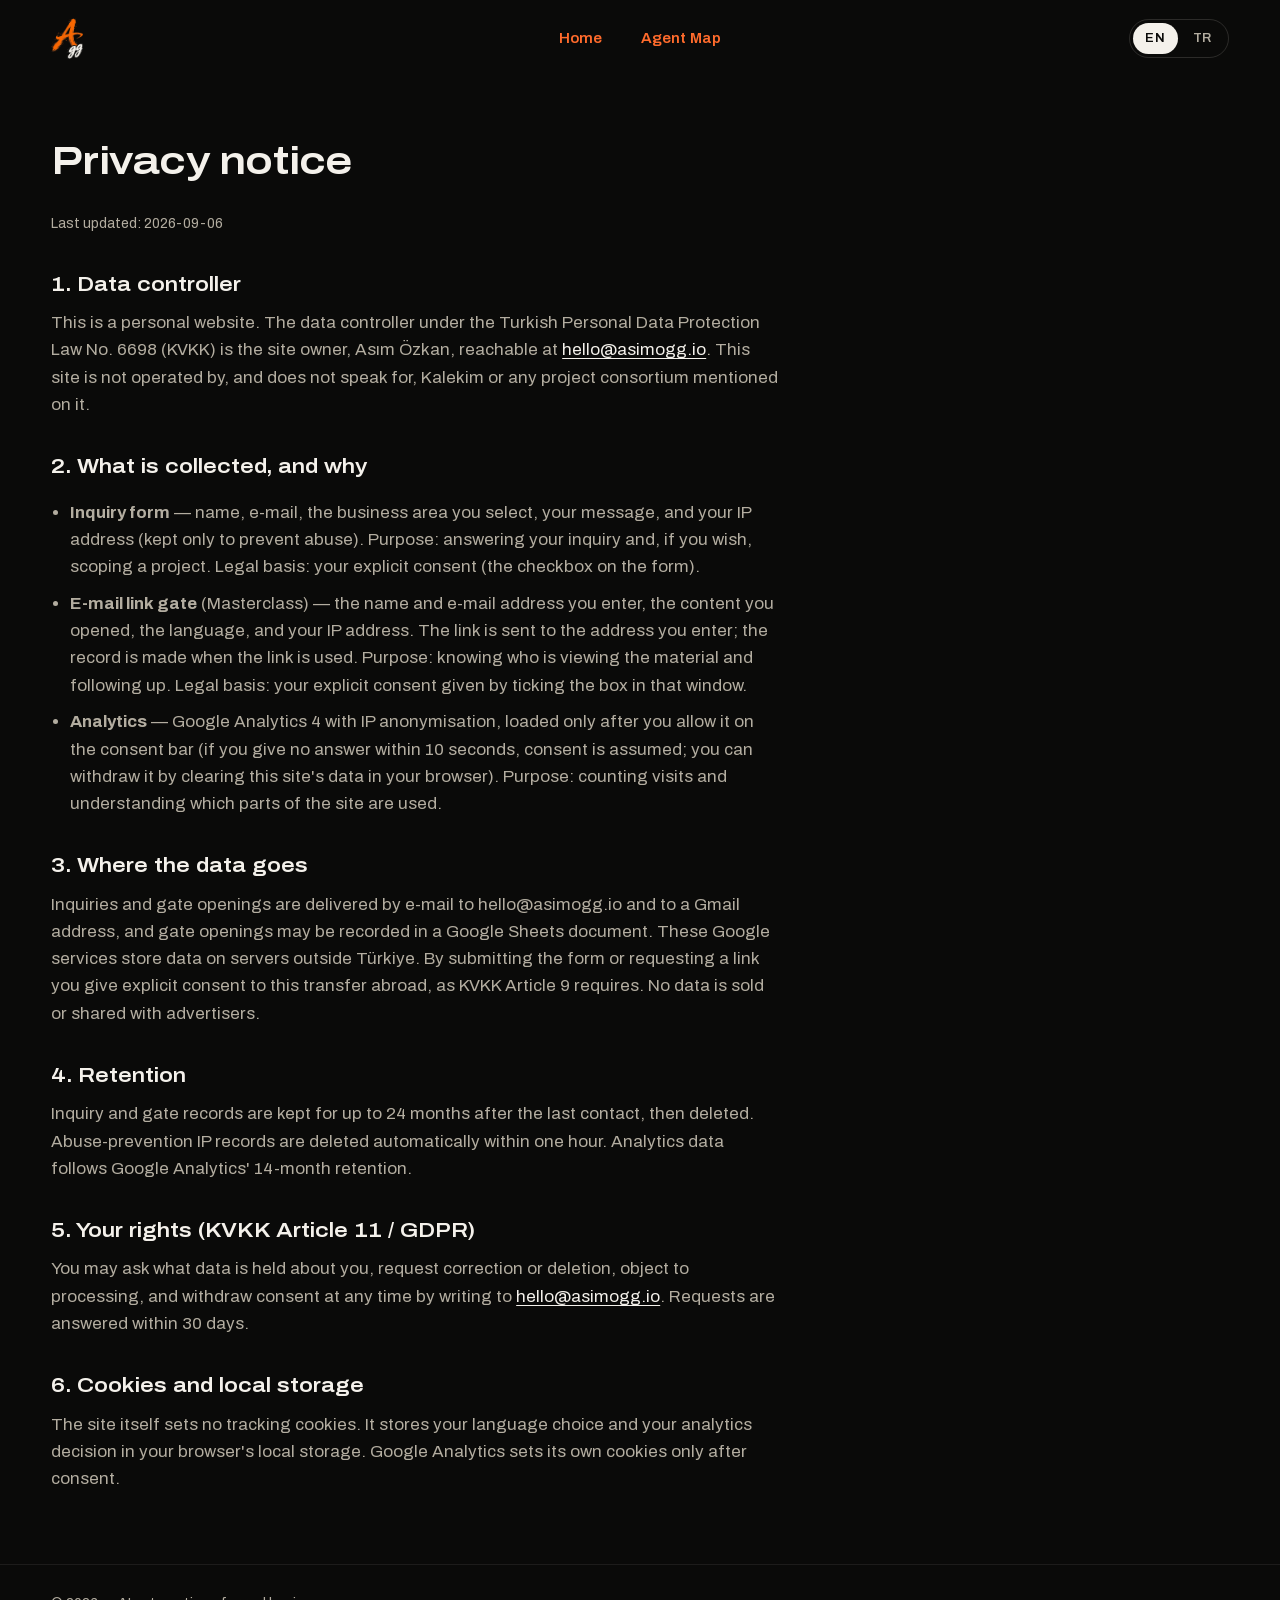
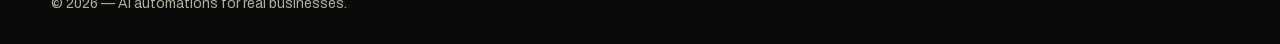
<file: privacy.html>
<!DOCTYPE html>
<html lang="en" data-lang="en">
<head>
  <meta charset="UTF-8">
  <meta name="viewport" content="width=device-width, initial-scale=1.0">
  <title>Privacy Notice · KVKK Aydınlatma Metni — asimogg.io</title>
  <meta name="description" content="How asimogg.io processes personal data: inquiry form, e-mail link gate, analytics. KVKK aydınlatma metni.">
  <link rel="canonical" href="https://asimogg.io/privacy.html">
  <link rel="icon" href="favicon.png" type="image/png" sizes="64x64">
  <link rel="apple-touch-icon" href="apple-touch-icon.png">
  <link rel="stylesheet" href="styles.css?v=34">
</head>
<body>
  <header class="topbar">
    <a class="mark" href="./" aria-label="Home">
      <img class="mark-logo" src="assets/logo.png" alt="asimogg" width="307" height="400" decoding="async">
    </a>
    <nav class="topnav" aria-label="Main">
      <a class="nav-link" href="./"><span class="en">Home</span><span class="tr">Ana sayfa</span></a>
      <a class="nav-link" href="agentmap/"><span class="en">Agent Map</span><span class="tr">Ajan Haritası</span></a>
    </nav>
    <div class="topbar-right">
      <div class="lang-toggle" role="group" aria-label="Language">
        <button type="button" class="lang-btn" data-set-lang="en" aria-pressed="true">EN</button>
        <button type="button" class="lang-btn" data-set-lang="tr" aria-pressed="false">TR</button>
      </div>
    </div>
  </header>

  <main class="legal">
    <h1 class="section-heading"><span class="en">Privacy notice</span><span class="tr">KVKK Aydınlatma Metni ve Gizlilik Bildirimi</span></h1>
    <p class="legal-updated"><span class="en">Last updated: 2026-09-06</span><span class="tr">Son güncelleme: 2026-09-06</span></p>

    <div class="en">
      <h2>1. Data controller</h2>
      <p>This is a personal website. The data controller under the Turkish Personal Data Protection Law No. 6698 (KVKK) is the site owner, Asım Özkan, reachable at <a href="mailto:hello@asimogg.io">hello@asimogg.io</a>. This site is not operated by, and does not speak for, Kalekim or any project consortium mentioned on it.</p>
      <h2>2. What is collected, and why</h2>
      <ul>
        <li><b>Inquiry form</b> — name, e-mail, the business area you select, your message, and your IP address (kept only to prevent abuse). Purpose: answering your inquiry and, if you wish, scoping a project. Legal basis: your explicit consent (the checkbox on the form).</li>
        <li><b>E-mail link gate</b> (Masterclass) — the name and e-mail address you enter, the content you opened, the language, and your IP address. The link is sent to the address you enter; the record is made when the link is used. Purpose: knowing who is viewing the material and following up. Legal basis: your explicit consent given by ticking the box in that window.</li>
        <li><b>Analytics</b> — Google Analytics 4 with IP anonymisation, loaded only after you allow it on the consent bar (if you give no answer within 10 seconds, consent is assumed; you can withdraw it by clearing this site's data in your browser). Purpose: counting visits and understanding which parts of the site are used.</li>
      </ul>
      <h2>3. Where the data goes</h2>
      <p>Inquiries and gate openings are delivered by e-mail to hello@asimogg.io and to a Gmail address, and gate openings may be recorded in a Google Sheets document. These Google services store data on servers outside Türkiye. By submitting the form or requesting a link you give explicit consent to this transfer abroad, as KVKK Article 9 requires. No data is sold or shared with advertisers.</p>
      <h2>4. Retention</h2>
      <p>Inquiry and gate records are kept for up to 24 months after the last contact, then deleted. Abuse-prevention IP records are deleted automatically within one hour. Analytics data follows Google Analytics' 14-month retention.</p>
      <h2>5. Your rights (KVKK Article 11 / GDPR)</h2>
      <p>You may ask what data is held about you, request correction or deletion, object to processing, and withdraw consent at any time by writing to <a href="mailto:hello@asimogg.io">hello@asimogg.io</a>. Requests are answered within 30 days.</p>
      <h2>6. Cookies and local storage</h2>
      <p>The site itself sets no tracking cookies. It stores your language choice and your analytics decision in your browser's local storage. Google Analytics sets its own cookies only after consent.</p>
    </div>

    <div class="tr">
      <h2>1. Veri sorumlusu</h2>
      <p>Bu kişisel bir web sitesidir. 6698 sayılı Kişisel Verilerin Korunması Kanunu (KVKK) kapsamındaki veri sorumlusu, site sahibi Asım Özkan'dır; iletişim: <a href="mailto:hello@asimogg.io">hello@asimogg.io</a>. Bu site Kalekim tarafından işletilmemektedir ve Kalekim ya da sitede adı geçen proje konsorsiyumları adına konuşmaz.</p>
      <h2>2. Hangi veriler, hangi amaçla işleniyor</h2>
      <ul>
        <li><b>Talep formu</b> — ad soyad, e-posta, seçtiğiniz iş alanı, mesajınız ve IP adresiniz (yalnızca kötüye kullanımı önlemek için tutulur). Amaç: talebinizi yanıtlamak ve isterseniz bir proje kapsamı belirlemek. Hukuki dayanak: açık rızanız (formdaki onay kutusu).</li>
        <li><b>E-posta bağlantısı kapısı</b> (Masterclass) — girdiğiniz ad ve e-posta adresi, açtığınız içerik, dil ve IP adresiniz. Bağlantı girdiğiniz adrese gönderilir; kayıt, bağlantı kullanıldığında oluşur. Amaç: materyali kimin izlediğini bilmek ve iletişime geçmek. Hukuki dayanak: o penceredeki kutuyu işaretleyerek verdiğiniz açık rıza.</li>
        <li><b>Analitik</b> — IP anonimleştirmeli Google Analytics 4; yalnızca onay çubuğunda izin verdiğinizde yüklenir (10 saniye içinde yanıt vermezseniz kabul edilmiş sayılır; tarayıcınızda bu siteye ait verileri silerek rızanızı geri alabilirsiniz). Amaç: ziyaretleri saymak ve sitenin hangi bölümlerinin kullanıldığını anlamak.</li>
      </ul>
      <h2>3. Veriler nereye gidiyor</h2>
      <p>Talepler ve kapı açılışları e-posta ile hello@asimogg.io ve bir Gmail adresine iletilir; kapı açılışları ayrıca bir Google Sheets belgesine kaydedilebilir. Bu Google hizmetleri verileri Türkiye dışındaki sunucularda saklar. Formu göndererek veya bağlantı isteyerek, KVKK'nın 9. maddesinin gerektirdiği şekilde bu yurt dışına aktarıma açık rıza vermiş olursunuz. Hiçbir veri satılmaz veya reklamverenlerle paylaşılmaz.</p>
      <h2>4. Saklama süresi</h2>
      <p>Talep ve kapı kayıtları son temastan itibaren en fazla 24 ay saklanır, sonra silinir. Kötüye kullanım önleme amaçlı IP kayıtları bir saat içinde otomatik silinir. Analitik verileri Google Analytics'in 14 aylık saklama süresine tabidir.</p>
      <h2>5. Haklarınız (KVKK m. 11)</h2>
      <p>Hakkınızda hangi verilerin tutulduğunu öğrenmeyi, düzeltilmesini veya silinmesini, işlemeye itiraz etmeyi ve rızanızı geri çekmeyi istediğiniz zaman <a href="mailto:hello@asimogg.io">hello@asimogg.io</a> adresine yazarak talep edebilirsiniz. Başvurular 30 gün içinde yanıtlanır.</p>
      <h2>6. Çerezler ve yerel depolama</h2>
      <p>Sitenin kendisi izleme çerezi kullanmaz. Dil tercihinizi ve analitik kararınızı tarayıcınızın yerel depolamasında tutar. Google Analytics kendi çerezlerini yalnızca onay sonrasında yerleştirir.</p>
    </div>
  </main>

  <footer class="footer">
    <p><span class="en">© <span data-year></span> — AI automations for real businesses.</span><span class="tr">© <span data-year></span> — Gerçek işletmeler için yapay zekâ otomasyonları.</span></p>
  </footer>
  <script src="script.js?v=25"></script>
</body>
</html>
</file>
<file: styles.css>
/* ============================================================
   Fonts (self-hosted Archivo variable: wght 100-900, wdth 62-125)
   ============================================================ */
@font-face {
  font-family: "Archivo";
  font-style: normal;
  font-weight: 100 900;
  font-stretch: 62% 125%;
  font-display: swap;
  src: url("fonts/archivo-latin-ext.woff2") format("woff2");
  unicode-range: U+0100-02BA, U+02BD-02C5, U+02C7-02CC, U+02CE-02D7, U+02DD-02FF, U+0304, U+0308, U+0329, U+1D00-1DBF, U+1E00-1E9F, U+1EF2-1EFF, U+2020, U+20A0-20AB, U+20AD-20C0, U+2113, U+2C60-2C7F, U+A720-A7FF;
}

@font-face {
  font-family: "Archivo";
  font-style: normal;
  font-weight: 100 900;
  font-stretch: 62% 125%;
  font-display: swap;
  src: url("fonts/archivo-latin.woff2") format("woff2");
  unicode-range: U+0000-00FF, U+0131, U+0152-0153, U+02BB-02BC, U+02C6, U+02DA, U+02DC, U+0304, U+0308, U+0329, U+2000-206F, U+20AC, U+2122, U+2191, U+2193, U+2212, U+2215, U+FEFF, U+FFFD;
}

/* ============================================================
   Tokens
   ============================================================ */
:root {
  --bg: #0a0a09;
  --surface: #131311;
  --surface-2: #1a1a17;
  --line: rgba(244, 241, 235, 0.14);
  --line-soft: rgba(244, 241, 235, 0.08);
  --ink: #f4f1eb;
  --ink-muted: #b3ada0;
  --accent: #ff6b2c;
  --accent-ink: #140a05;
  --font: "Archivo", "Helvetica Neue", Arial, sans-serif;
  --ease-out: cubic-bezier(0.16, 1, 0.3, 1);
  --pad-x: clamp(1.25rem, 4vw, 4rem);
}

/* ============================================================
   Base
   ============================================================ */
*,
*::before,
*::after {
  box-sizing: border-box;
}

html {
  scroll-behavior: smooth;
}

body {
  margin: 0;
  background: var(--bg);
  color: var(--ink);
  font-family: var(--font);
  font-size: 1.0625rem;
  line-height: 1.6;
  -webkit-font-smoothing: antialiased;
  caret-color: var(--accent);
}

::selection {
  background: var(--accent);
  color: var(--accent-ink);
}

:focus-visible {
  outline: 2px solid var(--accent);
  outline-offset: 3px;
  border-radius: 2px;
}

html {
  scrollbar-width: thin;
  scrollbar-color: var(--surface-2) var(--bg);
}

body::-webkit-scrollbar {
  width: 10px;
}

body::-webkit-scrollbar-thumb {
  background: var(--surface-2);
  border-radius: 5px;
}

body::-webkit-scrollbar-track {
  background: var(--bg);
}

a {
  color: inherit;
}

h1,
h2,
h3,
p {
  margin: 0;
}

/* honeypot field: off-canvas, never shown */
.hp {
  position: absolute;
  left: -9999px;
}

/* Language switching: markup carries both languages */
.tr { display: none; }
html[data-lang="tr"] .tr { display: inline; }
html[data-lang="tr"] .en { display: none; }

/* ============================================================
   Topbar
   ============================================================ */
.topbar {
  display: grid;
  grid-template-columns: 1fr auto 1fr;
  align-items: center;
  padding: 1.1rem var(--pad-x);
  position: relative;
  z-index: 30; /* the GitHub submenu must float above the hero */
}

.topnav {
  justify-self: center;
  display: flex;
  align-items: center;
  gap: clamp(1.25rem, 3vw, 2.5rem);
}

.nav-btn {
  appearance: none;
  background: none;
  border: 0;
  padding: 0;
  font: inherit;
  cursor: pointer;
}

/* ============================================================
   Video popup
   ============================================================ */
.video-modal {
  width: min(92vw, 60rem);
  padding: 0;
  border: 1px solid var(--line-soft);
  border-radius: 20px;
  background: var(--surface-2);
  color: var(--ink);
  box-shadow: 0 30px 70px -30px rgba(0, 0, 0, 0.9);
  overflow: hidden;
}

.video-modal::backdrop {
  background: rgba(10, 10, 9, 0.88);
}

.video-modal video {
  display: block;
  width: 100%;
  aspect-ratio: 16 / 9;
  background: #000;
}

.video-close {
  position: absolute;
  top: 0.9rem;
  right: 0.9rem;
  z-index: 1;
  width: 2.4rem;
  height: 2.4rem;
  display: inline-flex;
  align-items: center;
  justify-content: center;
  border: 0;
  border-radius: 999px;
  background: rgba(10, 10, 9, 0.7);
  color: var(--ink);
  cursor: pointer;
  transition: background-color 0.25s ease, color 0.25s ease;
}

.video-close:hover {
  background: var(--accent);
  color: var(--accent-ink);
}

.video-caption {
  padding: 0.9rem 1.25rem 0.4rem;
  font-size: 0.875rem;
  color: var(--ink-muted);
}

.video-disclaimer {
  padding: 0 1.25rem 1rem;
  font-size: 0.8125rem;
  line-height: 1.5;
  color: var(--ink-muted);
  border-top: 1px solid var(--line-soft);
  padding-top: 0.7rem;
  margin: 0 1.25rem 0;
  padding-left: 0;
  padding-right: 0;
}

.video-disclaimer b {
  color: var(--ink);
  font-weight: 600;
}

/* explicit consent on the form */
.consent-check {
  display: flex;
  gap: 0.6rem;
  align-items: flex-start;
  margin: 0.2rem 0 1rem;
  font-size: 0.8125rem;
  line-height: 1.45;
  color: var(--ink-muted);
}

.consent-check input {
  width: 1rem;
  height: 1rem;
  margin-top: 0.2rem;
  accent-color: var(--accent);
  flex-shrink: 0;
}

.consent-check a {
  color: var(--ink);
  text-underline-offset: 0.2em;
}

.consent-check input[aria-invalid="true"] {
  outline: 2px solid #ff4d3d;
  outline-offset: 2px;
}

/* footer: plain-text site summary (for readers and for AI assistants) */
.site-summary {
  max-width: 64rem;
  padding-bottom: 1.5rem;
  margin-bottom: 1.25rem;
  border-bottom: 1px solid var(--line-soft);
}

.site-summary h2 {
  font-variation-settings: "wdth" 116;
  font-weight: 620;
  font-size: 1rem;
  color: var(--ink);
  margin-bottom: 0.5rem;
}

.site-summary p {
  font-size: 0.875rem;
  line-height: 1.55;
  color: var(--ink-muted);
}

.site-disclaimer {
  margin-top: 0.6rem;
}

.footer-line {
  display: flex;
  flex-wrap: wrap;
  gap: 0.5rem 1.5rem;
}

.footer-line a {
  color: var(--ink-muted);
  text-underline-offset: 0.25em;
}

.footer-line a:hover {
  color: var(--ink);
}

/* legal page */
.legal {
  padding: clamp(2rem, 6vh, 4rem) var(--pad-x) clamp(3rem, 8vh, 6rem);
  max-width: 52rem;
}

.legal-updated {
  color: var(--ink-muted);
  font-size: 0.875rem;
  margin: -1.5rem 0 2rem;
}

.legal h2 {
  font-variation-settings: "wdth" 116;
  font-weight: 620;
  font-size: 1.25rem;
  margin: 2rem 0 0.6rem;
}

.legal p,
.legal li {
  color: var(--ink-muted);
  line-height: 1.6;
}

.legal ul {
  padding-left: 1.2rem;
  display: grid;
  gap: 0.6rem;
}

.legal a {
  color: var(--ink);
  text-underline-offset: 0.2em;
}

html[data-lang="tr"] .legal div.tr,
.legal div.en {
  display: block;
}

html[data-lang="tr"] .legal div.en {
  display: none;
}

/* ============================================================
   Google gate
   ============================================================ */
.gate-modal {
  width: min(92vw, 30rem);
}

.gate-body {
  padding: clamp(1.75rem, 4vw, 2.5rem);
}

.gate-title {
  font-variation-settings: "wdth" 118;
  font-weight: 630;
  font-size: 1.375rem;
  letter-spacing: -0.015em;
  margin-bottom: 0.8rem;
  padding-right: 2.5rem;
}

.gate-text {
  color: var(--ink-muted);
  display: none;
}

.gate-modal[data-content="masterclass"] .gate-text[data-content="masterclass"],
.gate-modal[data-content="saphire"] .gate-text[data-content="saphire"] {
  display: block;
}

.gate-form {
  margin-top: 1.1rem;
}

.gate-form .field {
  margin-top: 0.8rem;
}

.gate-form .consent-check {
  margin-top: 0.9rem;
}

.gate-submit {
  width: 100%;
  margin-top: 1rem;
}

.gate-status {
  margin-top: 0.9rem;
  font-size: 0.9375rem;
  font-weight: 600;
  min-height: 1.4em;
}

.gate-status[data-state="error"] {
  color: #ff8d81;
}

.gate-status[data-state="ok"] {
  color: var(--accent);
}

.gate-fine {
  margin-top: 1.1rem;
  font-size: 0.8125rem;
  color: var(--ink-muted);
}

/* before/after comparison: two site screenshots in one frame, a handle in
   between; an invisible range input covers the frame so pointer, touch and
   keyboard all move the split */
.cmp {
  --pos: 50%;
  position: relative;
  margin-top: 1rem;
  border: 1px solid var(--line-soft);
  border-radius: 10px;
  overflow: hidden;
  background: var(--bg);
  user-select: none;
}

.cmp img {
  display: block;
  width: 100%;
  height: auto;
  aspect-ratio: 16 / 10;
  object-fit: cover;
}

.cmp-b {
  position: absolute;
  inset: 0;
  clip-path: inset(0 0 0 var(--pos));
}

.cmp-b img {
  height: 100%;
}

.cmp-handle {
  position: absolute;
  top: 0;
  bottom: 0;
  left: var(--pos);
  width: 2px;
  margin-left: -1px;
  background: var(--accent);
  pointer-events: none;
}

.cmp-handle span {
  position: absolute;
  top: 50%;
  left: 50%;
  width: 2.1rem;
  height: 2.1rem;
  transform: translate(-50%, -50%);
  border-radius: 999px;
  background: var(--accent);
  color: var(--accent-ink);
  display: flex;
  align-items: center;
  justify-content: center;
  font-size: 1.05rem;
  font-weight: 700;
  letter-spacing: 0.02em;
  line-height: 1;
}

.cmp-handle span::before {
  content: "\2039\203A";
}

.cmp-range {
  position: absolute;
  inset: 0;
  width: 100%;
  height: 100%;
  margin: 0;
  opacity: 0;
  cursor: ew-resize;
  touch-action: pan-y;
  z-index: 1;
}

.cmp-range:focus-visible + .cmp-tag,
.cmp:focus-within .cmp-handle {
  outline: none;
}

.cmp:focus-within .cmp-handle span {
  box-shadow: 0 0 0 3px rgba(255, 107, 44, 0.4);
}

.cmp-tag {
  position: absolute;
  bottom: 0.6rem;
  z-index: 2;
  font-size: 0.8125rem;
  font-weight: 600;
  color: var(--ink);
  background: rgba(10, 10, 9, 0.75);
  border-radius: 999px;
  padding: 0.2rem 0.65rem;
  text-decoration: none;
}

.cmp-tag-a { left: 0.7rem; }
.cmp-tag-b { right: 0.7rem; }

/* ============================================================
   Analytics consent bar
   ============================================================ */
.consent {
  position: fixed;
  left: 50%;
  bottom: 1.25rem;
  transform: translateX(-50%);
  z-index: 50;
  width: min(92vw, 40rem);
  display: flex;
  align-items: center;
  justify-content: space-between;
  gap: 1rem;
  padding: 0.9rem 1.1rem 0.9rem 1.4rem;
  background: var(--surface-2);
  border: 1px solid var(--line-soft);
  border-radius: 16px;
  box-shadow: 0 30px 70px -30px rgba(0, 0, 0, 0.9);
  font-size: 0.9375rem;
  color: var(--ink-muted);
}

.consent[hidden] {
  display: none;
}

.consent-note {
  margin-top: 0.3rem;
  font-size: 0.8125rem;
  color: var(--ink-muted);
}

.consent-note b {
  color: var(--accent);
  font-weight: 600;
}

.consent-actions {
  display: flex;
  align-items: center;
  gap: 1rem;
  flex-shrink: 0;
}

.btn-small {
  padding: 0.6rem 1.2rem;
  font-size: 0.9375rem;
}

@media (max-width: 560px) {
  .consent {
    flex-direction: column;
    align-items: flex-start;
  }
}

.mark {
  display: inline-flex;
  align-items: center;
  transition: transform 0.5s var(--ease-out);
}

.mark-logo {
  display: block;
  height: 2.6rem;
  width: auto;
}

.mark:hover {
  transform: scale(1.06);
}

/* error page */
.err-main {
  min-height: 60vh;
  display: grid;
  place-items: center;
  padding: clamp(3rem, 10vh, 7rem) var(--pad-x);
  text-align: center;
}

.err-logo {
  height: clamp(6rem, 18vh, 9rem);
  width: auto;
  margin: 0 auto 1.5rem;
  display: block;
}

.err-code {
  color: var(--accent);
  font-weight: 600;
  letter-spacing: 0.08em;
  font-size: 0.9375rem;
  margin: 0 0 0.6rem;
}

.err-title {
  font-variation-settings: "wdth" 120;
  font-weight: 640;
  font-size: clamp(1.75rem, 4vw, 3rem);
  letter-spacing: -0.02em;
  margin: 0 0 0.8rem;
}

.err-text {
  color: var(--ink-muted);
  max-width: 34rem;
  margin: 0 auto 1.6rem;
}

.topbar-right {
  display: flex;
  align-items: center;
  justify-self: end;
}

.nav-link {
  font-size: 0.9375rem;
  font-weight: 600;
  letter-spacing: 0.01em;
  color: var(--accent);
  text-decoration: none;
  transition: color 0.25s ease;
}

.nav-link:hover {
  color: #ff8149;
}

/* GitHub: profile link with a hover/focus submenu listing individual repos */
.nav-group {
  position: relative;
}

.nav-group > .nav-link::after {
  content: "";
  display: inline-block;
  width: 0.4em;
  height: 0.4em;
  margin-left: 0.4em;
  border-right: 1.5px solid currentColor;
  border-bottom: 1.5px solid currentColor;
  transform: translateY(-0.15em) rotate(45deg);
  opacity: 0.7;
}

.nav-sub {
  position: absolute;
  top: 100%;
  left: 50%;
  transform: translate(-50%, 0.25rem);
  min-width: 17rem;
  display: grid;
  gap: 0.4rem;
  margin: 0;
  padding: 0.5rem 0 0;
  list-style: none;
  opacity: 0;
  visibility: hidden;
  transition: opacity 0.2s ease, transform 0.2s var(--ease-out), visibility 0s linear 0.2s;
  z-index: 20;
}

.nav-group:hover .nav-sub,
.nav-group:focus-within .nav-sub,
.nav-group.is-open .nav-sub {
  opacity: 1;
  visibility: visible;
  transform: translate(-50%, 0.5rem);
  transition: opacity 0.2s ease, transform 0.2s var(--ease-out), visibility 0s;
}

.nav-sub a,
.nav-sub .nav-sub-item {
  display: block;
  width: 100%;
  text-align: left;
  font: inherit;
  cursor: pointer;
  padding: 0.7rem 0.9rem;
  background: var(--surface);
  border: 1px solid var(--line);
  border-radius: 0.5rem;
  color: var(--ink);
  text-decoration: none;
  transition: border-color 0.2s ease, background 0.2s ease;
}

.nav-sub a:hover,
.nav-sub a:focus-visible,
.nav-sub .nav-sub-item:hover,
.nav-sub .nav-sub-item:focus-visible {
  background: var(--surface-2);
  border-color: var(--accent);
}

.nav-sub-title {
  display: block;
  font-size: 0.9375rem;
  font-weight: 600;
  color: var(--accent);
}

.nav-sub-desc {
  display: block;
  margin-top: 0.15rem;
  font-size: 0.8125rem;
  line-height: 1.4;
  color: var(--ink-muted);
}

.lang-toggle {
  display: inline-flex;
  border: 1px solid var(--line);
  border-radius: 999px;
  padding: 3px;
  gap: 2px;
}

.lang-btn {
  appearance: none;
  border: 0;
  background: transparent;
  color: var(--ink-muted);
  font: inherit;
  font-size: 0.8125rem;
  font-weight: 600;
  letter-spacing: 0.04em;
  padding: 0.3rem 0.8rem;
  border-radius: 999px;
  cursor: pointer;
  transition: color 0.25s ease, background-color 0.25s ease;
}

.lang-btn:hover {
  color: var(--ink);
}

.lang-btn[aria-pressed="true"] {
  background: var(--ink);
  color: var(--bg);
}

/* ============================================================
   Hero
   ============================================================ */
.hero {
  display: grid;
  grid-template-columns: minmax(0, 1.15fr) minmax(0, 1fr);
  gap: clamp(2.5rem, 6vw, 6rem);
  align-items: center;
  padding: clamp(1.5rem, 3vh, 2.5rem) var(--pad-x) clamp(3rem, 6vh, 4.5rem);
  row-gap: clamp(1.25rem, 3vh, 2rem);
}

.display {
  font-variation-settings: "wdth" 122;
  font-weight: 640;
  font-size: clamp(2.5rem, 5.4vw, 5.5rem);
  line-height: 1.02;
  letter-spacing: -0.025em;
  text-wrap: balance;
}

/* white watercolor brush stroke behind the headline key words */
.framed {
  display: inline-block;
  padding: 0.14em 0.34em 0.16em;
  margin: -0.12em -0.2em;
  transform: rotate(-1.1deg);
  color: var(--accent);
  background-image: url("data:image/svg+xml,%3Csvg xmlns='http://www.w3.org/2000/svg' viewBox='0 0 300 60' preserveAspectRatio='none'%3E%3Cfilter id='w' x='-8%25' y='-25%25' width='116%25' height='150%25'%3E%3CfeTurbulence type='fractalNoise' baseFrequency='0.03 0.09' numOctaves='3' seed='11'/%3E%3CfeDisplacementMap in='SourceGraphic' scale='7'/%3E%3C/filter%3E%3Cg filter='url(%23w)' fill='%23ffffff'%3E%3Cpath d='M4 12 C40 2 120 0 292 6 L298 44 C220 58 100 57 6 52 Z' opacity='.4'/%3E%3Cpath d='M6 14 C50 5 130 3 290 8 L296 43 C215 56 95 55 8 50 Z' opacity='.85'/%3E%3Cpath d='M9 17 C60 8 150 6 288 11 L293 41 C205 53 85 52 11 47 Z' opacity='1'/%3E%3C/g%3E%3C/svg%3E");
  background-repeat: no-repeat;
  background-size: 100% 100%;
  background-position: left center;
}

/* watercolor brush highlight behind the key phrase in the subline */
.brush {
  display: inline-block;
  color: var(--ink);
  padding: 0.22em 0.6em 0.26em;
  margin: -0.2em -0.28em;
  transform: rotate(-1.4deg);
  background-image: url("data:image/svg+xml,%3Csvg xmlns='http://www.w3.org/2000/svg' viewBox='0 0 300 60' preserveAspectRatio='none'%3E%3Cfilter id='w' x='-8%25' y='-25%25' width='116%25' height='150%25'%3E%3CfeTurbulence type='fractalNoise' baseFrequency='0.03 0.09' numOctaves='3' seed='11'/%3E%3CfeDisplacementMap in='SourceGraphic' scale='12'/%3E%3C/filter%3E%3Cg filter='url(%23w)' fill='%23ff6b2c'%3E%3Cpath d='M4 12 C40 2 120 0 292 6 L298 44 C220 58 100 57 6 52 Z' opacity='.42'/%3E%3Cpath d='M10 20 C70 9 160 7 288 15 L292 43 C205 54 85 52 12 47 Z' opacity='.62'/%3E%3Cpath d='M20 26 C80 20 170 18 280 24 L276 38 C190 44 90 43 22 40 Z' opacity='.55'/%3E%3C/g%3E%3C/svg%3E");
  background-repeat: no-repeat;
  background-size: 100% 100%;
  background-position: left center;
}

/* brush in running text and headings: slightly tighter than the hero subline */
.distilled-text .brush {
  padding: 0.12em 0.4em 0.16em;
  margin: -0.1em -0.15em;
  transform: rotate(-1deg);
}

.section-heading .brush {
  padding: 0.08em 0.28em 0.12em;
  margin: -0.06em -0.1em;
  transform: rotate(-1.2deg);
}

.site-summary p + p {
  margin-top: 0.4rem;
}

.sub {
  margin-top: 1.75rem;
  max-width: 34rem;
  font-size: clamp(1.0625rem, 1.4vw, 1.1875rem);
  color: var(--ink-muted);
}

.hero-actions {
  margin-top: 2.5rem;
  display: flex;
  align-items: center;
  gap: 1.75rem;
  flex-wrap: wrap;
}

/* ============================================================
   Buttons & links
   ============================================================ */
.btn {
  display: inline-flex;
  align-items: center;
  justify-content: center;
  font: inherit;
  font-weight: 600;
  text-decoration: none;
  cursor: pointer;
  border: 0;
  border-radius: 999px;
  padding: 0.95rem 2rem;
  transition: transform 0.4s var(--ease-out), background-color 0.25s ease;
}

.btn-primary {
  background: var(--accent);
  color: var(--accent-ink);
}

.btn-primary:hover {
  background: #ff8149;
  transform: translateY(-2px);
}

.btn-primary:active {
  transform: translateY(0);
}

.quiet-link {
  color: var(--ink-muted);
  text-decoration: underline;
  text-decoration-color: var(--line);
  text-underline-offset: 0.35em;
  transition: color 0.25s ease, text-decoration-color 0.25s ease;
}

.quiet-link:hover {
  color: var(--ink);
  text-decoration-color: var(--accent);
}

/* ============================================================
   Form panel
   ============================================================ */
.form-panel {
  background: var(--surface-2);
  border: 1px solid var(--line-soft);
  border-radius: 20px;
  padding: clamp(1.5rem, 2.5vw, 2rem);
  scroll-margin-top: 2rem;
  box-shadow: 0 30px 70px -30px rgba(0, 0, 0, 0.9);
}

.form-title {
  font-variation-settings: "wdth" 118;
  font-weight: 620;
  font-size: 1.375rem;
  letter-spacing: -0.01em;
  margin-bottom: 1.5rem;
}

.field-row {
  display: grid;
  grid-template-columns: 1fr 1fr;
  gap: 1rem;
}

.field {
  margin-bottom: 0.9rem;
}

.field label {
  display: block;
  font-size: 0.875rem;
  font-weight: 600;
  letter-spacing: 0.01em;
  margin-bottom: 0.45rem;
}

.req {
  color: var(--accent);
}

input,
select,
textarea {
  width: 100%;
  font: inherit;
  font-size: 1rem;
  color: var(--ink);
  background: var(--bg);
  border: 1px solid var(--line);
  border-radius: 10px;
  padding: 0.8rem 0.95rem;
  transition: border-color 0.25s ease;
}

input::placeholder,
textarea::placeholder {
  color: #8f897d;
}

input:hover,
select:hover,
textarea:hover {
  border-color: rgba(244, 241, 235, 0.3);
}

input:focus,
select:focus,
textarea:focus {
  outline: none;
  border-color: var(--accent);
}

input[aria-invalid="true"],
select[aria-invalid="true"] {
  border-color: #ff4d3d;
}

textarea {
  resize: vertical;
  min-height: 4.75rem;
}

.select-wrap {
  position: relative;
}

select {
  appearance: none;
  cursor: pointer;
  padding-right: 2.6rem;
}

select:invalid {
  color: #8f897d;
}

.select-arrow {
  position: absolute;
  right: 1rem;
  top: 50%;
  transform: translateY(-50%);
  color: var(--ink-muted);
  pointer-events: none;
}

.btn-submit {
  width: 100%;
  margin-top: 0.4rem;
  position: relative;
}

.btn-submit .btn-busy {
  display: none;
}

.btn-submit[data-busy="true"] .btn-label {
  display: none;
}

.btn-submit[data-busy="true"] .btn-busy {
  display: inline;
}

.btn-submit[data-busy="true"] {
  opacity: 0.75;
  cursor: progress;
}

.btn-submit:disabled {
  cursor: not-allowed;
}

.form-status {
  display: none;
  margin-top: 0.9rem;
  font-size: 0.9375rem;
  font-weight: 600;
}

.form-status[data-state="ok"] {
  display: block;
  color: #7ddb8a;
}

.form-status[data-state="error"] {
  display: block;
  color: #ff8d81;
}

.form-note {
  margin-top: 0.9rem;
  font-size: 0.875rem;
  color: var(--ink-muted);
  text-align: center;
}

/* ============================================================
   Sections
   ============================================================ */
.section {
  padding: clamp(3.5rem, 9vh, 6.5rem) var(--pad-x);
  border-top: 1px solid var(--line-soft);
}

.section-heading {
  font-variation-settings: "wdth" 120;
  font-weight: 630;
  font-size: clamp(1.75rem, 3vw, 2.5rem);
  letter-spacing: -0.02em;
  margin-bottom: clamp(2rem, 5vh, 3.25rem);
  text-wrap: balance;
}

/* distilled information: heading left, statement right */
.distilled {
  display: grid;
  grid-template-columns: minmax(0, 1.25fr) minmax(0, 1fr);
  gap: 2rem 3.5rem;
  align-items: center;
}

.distilled .section-heading {
  margin-bottom: 1rem;
}

.playlists {
  list-style: none;
  margin: 1.4rem 0 0;
  padding: 0;
  display: grid;
  gap: 0.6rem;
}

.distilled-media {
  display: block;
  position: relative;
  border-radius: 10px;
  overflow: hidden;
  border: 1px solid var(--line-soft);
  text-decoration: none;
  color: var(--ink);
  transition: border-color 0.3s ease, transform 0.4s var(--ease-out);
}

.distilled-media:hover {
  border-color: var(--accent);
  transform: translateY(-2px);
}

.distilled-media img {
  display: block;
  width: 100%;
  height: auto;
  aspect-ratio: 16 / 9;
  object-fit: cover;
}

.media-caption {
  display: block;
  padding: 0.7rem 0.9rem;
  font-size: 0.8125rem;
  line-height: 1.45;
  color: var(--ink-muted);
  background: var(--surface-2);
}

.distilled-text {
  color: var(--ink-muted);
  font-size: clamp(1.0625rem, 1.4vw, 1.1875rem);
  max-width: 42rem;
}

.distilled .quiet-link {
  display: inline-block;
  margin-top: 1.1rem;
}


/* ============================================================
   Use-case carousel inside the hero (one slide per real use case)
   ============================================================ */
.hero-chain {
  grid-column: 1 / -1;
  border-top: 1px solid var(--line-soft);
  padding-top: clamp(1.1rem, 2.5vh, 1.75rem);
}

.chain-head {
  display: flex;
  align-items: center;
  justify-content: space-between;
  gap: 1rem;
  margin-bottom: 1.4rem;
}

.chain-title {
  font-variation-settings: "wdth" 118;
  font-weight: 630;
  font-size: clamp(1.375rem, 2.2vw, 1.75rem);
  letter-spacing: -0.015em;
}

.chain-nav {
  display: flex;
  align-items: center;
  gap: 0.6rem;
}

.chain-arrow {
  width: 2.4rem;
  height: 2.4rem;
  display: inline-flex;
  align-items: center;
  justify-content: center;
  border: 1px solid rgba(255, 107, 44, 0.55);
  border-radius: 999px;
  background: transparent;
  color: var(--accent);
  font: inherit;
  font-size: 1.1rem;
  cursor: pointer;
  transition: background-color 0.25s ease, color 0.25s ease, opacity 0.25s ease;
}

.chain-arrow:hover:not(:disabled) {
  background: var(--accent);
  color: var(--accent-ink);
}

.chain-arrow:disabled {
  opacity: 0.35;
  cursor: default;
}

.chain-count {
  font-size: 0.9375rem;
  color: var(--ink-muted);
  font-variant-numeric: tabular-nums;
}

.chain-count b {
  color: var(--ink);
  font-weight: 600;
}

.chain-track {
  display: flex;
  overflow-x: auto;
  /* a single-line flex row's min-content is the SUM of its slides; with many
     slides that would stretch the stacked hero grid wider than the viewport */
  contain: inline-size;
  min-width: 0;
  scroll-snap-type: x mandatory;
  scrollbar-width: none;
  gap: 0;
}

.chain-track::-webkit-scrollbar {
  display: none;
}

.chain-slide {
  flex: 0 0 100%;
  min-width: 0;
  scroll-snap-align: start;
}

.chain-slide-title {
  font-variation-settings: "wdth" 116;
  font-weight: 620;
  font-size: 1.25rem;
  letter-spacing: -0.01em;
  margin-bottom: 0.5rem;
}

/* time markers on the chain timeline + figure inside a step */
.chain-clock {
  color: var(--ink-muted);
  font-size: 0.9375rem;
  margin: -1.2rem 0 2.4rem;
}

.chain-clock b {
  color: var(--accent);
  font-weight: 600;
}

.chain-tick {
  position: absolute;
  left: 1.3rem;
  top: 0.55rem;
  transform: translateY(-50%);
  font-size: 0.8125rem;
  color: var(--ink-muted);
  white-space: nowrap;
  line-height: 1;
  background: var(--bg);
  padding: 0 0.4rem 0 0.2rem;
}

.chain-tick b {
  color: var(--accent);
  font-weight: 600;
}

.chain-tick i {
  font-style: normal;
  opacity: 0.75;
  margin-left: 0.35rem;
}

.chain-figure {
  margin: 1rem 0 0;
  border: 1px solid var(--line-soft);
  border-radius: 10px;
  overflow: hidden;
  background: var(--bg);
}

.chain-figure img,
.chain-figure video {
  display: block;
  width: 100%;
  height: auto;
  aspect-ratio: 16 / 9;
  object-fit: cover;
  background: var(--bg);
}

.chain-figure figcaption {
  padding: 0.5rem 0.8rem;
  font-size: 0.75rem;
  line-height: 1.45;
  color: var(--ink-muted);
  background: var(--surface-2);
}

.chain-figure figcaption em {
  font-style: normal;
  color: var(--accent);
}

.chain-num .en,
.chain-num .tr {
  white-space: nowrap;
}

.chain-num.chain-num-sm .en,
.chain-num.chain-num-sm .tr {
  white-space: normal;
}

.chain-num.chain-num-sm {
  white-space: normal;
  line-height: 1.1;
  font-size: clamp(1.5rem, 2.1vw, 2rem);
}

/* ============================================================
   Use case: skill chain (draws in on scroll)
   ============================================================ */
.usecase-intro {
  color: var(--ink-muted);
  max-width: 44rem;
  margin-bottom: clamp(2rem, 5vh, 3rem);
}

.section.usecase .section-heading {
  margin-bottom: 1rem;
}

.chain {
  list-style: none;
  margin: 0;
  padding: 0;
  position: relative;
  display: grid;
  grid-template-columns: repeat(4, minmax(0, 1fr));
  gap: clamp(1rem, 2.5vw, 2rem);
}

/* the connector: one hairline that fills as the section enters view */
.chain::before {
  content: "";
  position: absolute;
  left: 0;
  right: 0;
  top: 0.95rem;
  height: 1px;
  background: var(--line-soft);
}

.chain::after {
  content: "";
  position: absolute;
  left: 0;
  top: 0.95rem;
  height: 1px;
  width: 100%;
  background: var(--accent);
  transform: scaleX(0);
  transform-origin: left center;
  transition: transform 1.6s var(--ease-out);
}

.chain.in::after {
  transform: scaleX(1);
}

.chain-step {
  position: relative;
  padding-top: 2.4rem;
  opacity: 0;
  transform: translateY(14px);
  transition: opacity 0.7s var(--ease-out), transform 0.7s var(--ease-out);
}

.chain-step::before {
  content: "";
  position: absolute;
  top: 0.55rem;
  left: 0;
  width: 0.85rem;
  height: 0.85rem;
  border-radius: 999px;
  background: var(--bg);
  border: 1.5px solid var(--accent);
  transform: scale(0.4);
  transition: transform 0.5s var(--ease-out), background-color 0.5s ease;
}

.chain.in .chain-step {
  opacity: 1;
  transform: none;
}

.chain.in .chain-step::before {
  transform: scale(1);
  background: var(--accent);
}

.chain.in .chain-step:nth-child(1) { transition-delay: 0.1s; }
.chain.in .chain-step:nth-child(2) { transition-delay: 0.45s; }
.chain.in .chain-step:nth-child(3) { transition-delay: 0.8s; }
.chain.in .chain-step:nth-child(4) { transition-delay: 1.15s; }
.chain.in .chain-step:nth-child(1)::before { transition-delay: 0.1s; }
.chain.in .chain-step:nth-child(2)::before { transition-delay: 0.45s; }
.chain.in .chain-step:nth-child(3)::before { transition-delay: 0.8s; }
.chain.in .chain-step:nth-child(4)::before { transition-delay: 1.15s; }

.chain-skills {
  display: flex;
  flex-wrap: wrap;
  gap: 0.35rem;
  margin-bottom: 0.9rem;
}

.skill {
  font-size: 0.8125rem;
  font-weight: 600;
  letter-spacing: 0.01em;
  color: var(--accent);
  border: 1px solid rgba(255, 107, 44, 0.45);
  border-radius: 999px;
  padding: 0.15rem 0.6rem;
}

.skill[data-skill] {
  cursor: pointer;
  transition: background-color 0.25s ease, color 0.25s ease;
}

.skill[data-skill]:hover,
.skill[data-skill][aria-expanded="true"] {
  background: var(--accent);
  color: var(--accent-ink);
}

/* shared skill popup card */
.skill-pop {
  position: fixed;
  z-index: 60;
  background: var(--surface-2);
  border: 1px solid var(--line-soft);
  border-radius: 10px;
  box-shadow: 0 30px 70px -30px rgba(0, 0, 0, 0.9);
  padding: 0.9rem 1rem 0.95rem;
  cursor: pointer;
  color: var(--ink);
}

.skill-pop-head {
  display: flex;
  justify-content: space-between;
  gap: 0.75rem;
  align-items: baseline;
  margin-bottom: 0.4rem;
}

.skill-pop-head b {
  color: var(--accent);
  font-weight: 600;
}

.skill-pop-head span {
  font-size: 0.8125rem;
  color: var(--ink-muted);
  white-space: nowrap;
  overflow: hidden;
  text-overflow: ellipsis;
}

.skill-pop-desc {
  font-size: 0.9375rem;
  line-height: 1.5;
  color: var(--ink-muted);
  margin-bottom: 0.7rem;
}

.skill-pop-code {
  margin: 0;
  padding: 0.7rem 0.8rem;
  background: var(--bg);
  border: 1px solid var(--line-soft);
  border-radius: 10px;
  font-family: ui-monospace, SFMono-Regular, Menlo, monospace;
  font-size: 0.75rem;
  line-height: 1.5;
  color: var(--ink-muted);
  white-space: pre;
  overflow-x: auto;
}

.skill-pop-src {
  display: block;
  margin-top: 0.7rem;
  font-size: 0.8125rem;
  color: var(--ink-muted);
  text-decoration: underline;
  text-decoration-color: var(--line);
  text-underline-offset: 0.3em;
}

.skill-pop-src:hover {
  color: var(--ink);
}

.skill-pop-cta {
  display: block;
  margin-top: 0.8rem;
  font-size: 0.9375rem;
  font-weight: 600;
  color: var(--accent);
  text-decoration: none;
}

.skill-pop:hover .skill-pop-cta {
  color: #ff8149;
}

.skill-result {
  background: var(--accent);
  color: var(--accent-ink);
  border-color: var(--accent);
}

.chain-step h3 {
  font-variation-settings: "wdth" 116;
  font-weight: 620;
  font-size: 1.25rem;
  letter-spacing: -0.01em;
  line-height: 1.25;
  margin-bottom: 0.6rem;
}

.chain-step p,
.chain-list {
  color: var(--ink-muted);
  font-size: 0.9375rem;
  line-height: 1.55;
}

.chain-list {
  list-style: none;
  margin: 0;
  padding: 0;
  display: grid;
  gap: 0.7rem;
}

.chain-list b {
  color: var(--ink);
  font-weight: 600;
}

.chain-sites {
  display: grid;
  gap: 0.8rem;
  margin-top: 1rem;
}

.site-card {
  display: block;
  position: relative;
  border-radius: 10px;
  overflow: hidden;
  border: 1px solid var(--line-soft);
  text-decoration: none;
  transition: border-color 0.3s ease, transform 0.4s var(--ease-out);
}

.site-card:hover {
  border-color: var(--accent);
  transform: translateY(-2px);
}

.site-card img {
  display: block;
  width: 100%;
  height: auto;
  aspect-ratio: 16 / 10;
  object-fit: cover;
}

.site-name {
  position: absolute;
  left: 0.7rem;
  bottom: 0.6rem;
  font-size: 0.8125rem;
  font-weight: 600;
  color: var(--ink);
  background: rgba(10, 10, 9, 0.75);
  border-radius: 999px;
  padding: 0.2rem 0.65rem;
}

.chain-num {
  font-variation-settings: "wdth" 120;
  font-weight: 640;
  font-size: clamp(2.25rem, 3.6vw, 3.25rem);
  line-height: 1;
  letter-spacing: -0.02em;
  color: var(--accent);
  margin-bottom: 0.7rem;
}

/* process steps: the sequence carries information */
.steps {
  list-style: none;
  counter-reset: step;
  margin: 0;
  padding: 0;
  display: grid;
  grid-template-columns: repeat(3, minmax(0, 1fr));
  gap: clamp(1.5rem, 4vw, 3.5rem);
}

.step {
  counter-increment: step;
  border-top: 1px solid var(--line-soft);
  padding-top: 1.4rem;
}

.step h3 {
  font-variation-settings: "wdth" 116;
  font-weight: 620;
  font-size: 1.25rem;
  margin-bottom: 0.6rem;
}

.step h3::before {
  content: counter(step);
  color: var(--accent);
  font-weight: 640;
  margin-right: 0.6rem;
}

.step p {
  color: var(--ink-muted);
}

/* ============================================================
   Close & footer
   ============================================================ */
.close {
  text-align: center;
  padding-top: clamp(5rem, 14vh, 9rem);
  padding-bottom: clamp(5rem, 14vh, 9rem);
}

.display-close {
  font-size: clamp(2rem, 4.5vw, 4rem);
  max-width: 22ch;
  margin: 0 auto 2.25rem;
}

.footer {
  border-top: 1px solid var(--line-soft);
  padding: 1.75rem var(--pad-x);
  font-size: 0.875rem;
  color: var(--ink-muted);
}

/* ============================================================
   Entrance (one authored moment: hero reveal on load)
   ============================================================ */
/* scoped to .entrance (removed by JS after load) so the language toggle
   never replays the reveal on freshly displayed content */
@media (prefers-reduced-motion: no-preference) {
  .entrance .hero-copy > *,
  .entrance .form-panel {
    animation: rise 0.9s var(--ease-out) both;
  }

  .entrance .hero-copy .sub { animation-delay: 0.08s; }
  .entrance .hero-copy .hero-actions { animation-delay: 0.16s; }
  .entrance .form-panel { animation-delay: 0.24s; }

  /* headline brush paints first, then the frame draws over it, then the subline brush */
  .entrance .framed {
    animation: brush-in 0.9s cubic-bezier(0.2, 0.8, 0.2, 1) 0.3s both;
  }

  .entrance .brush {
    animation: brush-in 0.9s cubic-bezier(0.2, 0.8, 0.2, 1) 0.9s both;
  }
}

@keyframes brush-in {
  from {
    background-size: 0% 100%;
  }
  to {
    background-size: 100% 100%;
  }
}

@keyframes rise {
  from {
    opacity: 0;
    transform: translateY(18px);
  }
  to {
    opacity: 1;
    transform: translateY(0);
  }
}

/* ============================================================
   Responsive
   ============================================================ */
@media (max-width: 960px) {
  .hero {
    grid-template-columns: minmax(0, 1fr);
    min-height: 0;
    gap: 3rem;
  }

  .steps,
  .distilled {
    grid-template-columns: 1fr;
  }

  /* chain becomes vertical: connector runs down the left edge */
  .chain {
    grid-template-columns: 1fr;
    gap: 2rem;
    padding-left: 1.6rem;
  }

  .chain::before,
  .chain::after {
    top: 0.55rem;
    bottom: 0;
    left: 0.4rem;
    right: auto;
    width: 1px;
    height: auto;
  }

  .chain::after {
    height: 100%;
    bottom: auto;
    transform: scaleY(0);
    transform-origin: center top;
  }

  .chain.in::after {
    transform: scaleY(1);
  }

  .chain-step {
    padding-top: 0;
  }

  .chain-step::before {
    left: -1.6rem;
    top: 0.2rem;
  }

  .chain-tick {
    position: static;
    display: block;
    transform: none;
    margin-bottom: 0.5rem;
    padding: 0;
  }

  .chain-clock {
    margin-top: -0.6rem;
  }

  .chain-sites {
    grid-template-columns: repeat(2, minmax(0, 1fr));
  }

}

@media (max-width: 560px) {
  .field-row {
    grid-template-columns: 1fr;
    gap: 0;
  }

  .hero-actions .btn {
    width: 100%;
  }

  /* phone topbar: mark + language on the first row, menu on its own row */
  .topbar {
    grid-template-columns: 1fr auto;
    row-gap: 0.9rem;
  }

  .topbar-right {
    grid-column: 2;
    grid-row: 1;
  }

  .topnav {
    grid-column: 1 / -1;
    grid-row: 2;
    justify-self: start;
    flex-wrap: wrap;
  }

  /* phone: the GitHub submenu stays anchored to its link but opens left-aligned */
  .nav-sub {
    left: 0;
    transform: translate(0, 0.25rem);
  }

  .nav-group:hover .nav-sub,
  .nav-group:focus-within .nav-sub,
  .nav-group.is-open .nav-sub {
    transform: translate(0, 0.5rem);
  }


  .display {
    font-size: clamp(2.25rem, 10vw, 2.9rem);
  }
}


/* ---------- hero film (replaces the inline form) ---------- */
.hero-video {
  display: grid;
  gap: 1rem;
}

.stickman-frame {
  position: relative;
  border-radius: 20px;
  overflow: hidden;
  background: var(--bg);
  border: 1px solid var(--line-soft);
  box-shadow: 0 30px 70px -30px rgba(0, 0, 0, 0.9);
}

.stickman {
  display: block;
  width: 100%;
  height: auto;
  /* the file is a padded square; a 16:9 box with cover shows exactly the drawn band */
  aspect-ratio: 16 / 9;
  object-fit: cover;
  background: var(--bg);
}

/* the English film is a 4:5 vertical cut with its captions burned in; the Turkish
   language keeps the square film above until its own vertical cut ships */
html[data-lang="en"] .stickman,
html[data-lang="en"] .stickman-big {
  aspect-ratio: 4 / 5;
}

html[data-lang="en"] .stickman-modal {
  width: min(92vw, calc(86vh * 0.8));
}

/* enlarged film popup */
.stickman-modal {
  width: min(92vw, 64rem);
}

.stickman-big-wrap {
  position: relative;
  background: var(--bg);
}

.stickman-big {
  display: block;
  width: 100%;
  height: auto;
  aspect-ratio: 16 / 9;
  object-fit: cover;
  background: var(--bg);
}

.stickman-cap-big {
  bottom: 4.5rem;
  font-size: 1.375rem;
}

.stickman-cap {
  position: absolute;
  left: 0;
  right: 0;
  bottom: 1.4rem;
  margin: 0;
  text-align: center;
  font-size: 0.9375rem;
  font-weight: 600;
  letter-spacing: 0.01em;
  color: var(--ink);
  opacity: 0;
  transition: opacity 0.4s ease;
  pointer-events: none;
  text-shadow: 0 1px 8px rgba(0, 0, 0, 0.9);
}

.stickman-cap.on {
  opacity: 1;
}

.stickman-sound {
  display: inline-flex;
  align-items: center;
  gap: 0.4rem;
  padding: 0.5rem 0.85rem;
  border: 1px solid rgba(244, 241, 235, 0.35);
  border-radius: 999px;
  background: rgba(10, 10, 9, 0.7);
  color: var(--ink);
  font: inherit;
  font-size: 0.8125rem;
  font-weight: 600;
  cursor: pointer;
  transition: background-color 0.25s ease, border-color 0.25s ease, color 0.25s ease;
}

.stickman-sound:hover,
.stickman-sound[aria-pressed="true"] {
  background: var(--accent);
  border-color: var(--accent);
  color: var(--accent-ink);
}

.stickman-sound[aria-pressed="true"] .snd-wave {
  opacity: 1;
}

.stickman-sound .snd-wave {
  opacity: 0.35;
}

.stickman-line {
  color: var(--ink-muted);
  font-size: 0.9375rem;
  line-height: 1.55;
  margin: 0;
}

.stickman-actions {
  display: flex;
  flex-wrap: wrap;
  align-items: center;
  gap: 0.75rem 1.25rem;
}

.stickman-note {
  color: var(--ink-muted);
  font-size: 0.8125rem;
}

.form-modal {
  width: min(92vw, 40rem);
}

.form-modal .form-panel {
  border: 0;
  border-radius: 0;
  box-shadow: none;
  scroll-margin-top: 0;
}

@media (max-width: 960px) {
  .hero-video {
    max-width: 34rem;
  }
}

@media (min-width: 961px) {
  .hero-video {
    max-width: 38rem;
    justify-self: end;
  }
}

html[data-lang="en"] .hero-video {
  max-width: 27rem;
}


/* ---------- carousel hint: an arrow runs from the title to the buttons now and then ---------- */
.chain-hint {
  flex: 1 1 auto;
  height: 2.5rem;
  min-width: 6rem;
  margin: 0 1rem;
  color: var(--accent);
  opacity: 0;
  pointer-events: none;
}

.chain-hint-line,
.chain-hint-head {
  stroke-dasharray: 320;
  stroke-dashoffset: 320;
}

.chain-carousel:not(.used) .chain-hint {
  animation: hint-fade 9s ease-in-out 2s infinite;
}

.chain-carousel:not(.used) .chain-hint-line {
  animation: hint-draw 9s ease-out 2s infinite;
}

.chain-carousel:not(.used) .chain-hint-head {
  animation: hint-draw-head 9s ease-out 2s infinite;
}

@keyframes hint-fade {
  0%, 4% { opacity: 0; }
  10%, 36% { opacity: 1; }
  44%, 100% { opacity: 0; }
}

@keyframes hint-draw {
  0%, 4% { stroke-dashoffset: 320; }
  24%, 100% { stroke-dashoffset: 0; }
}

@keyframes hint-draw-head {
  0%, 20% { stroke-dashoffset: 320; }
  30%, 100% { stroke-dashoffset: 0; }
}

@media (max-width: 560px) {
  .chain-hint {
    display: none;
  }
}

@media (prefers-reduced-motion: reduce) {
  .chain-carousel:not(.used) .chain-hint,
  .chain-carousel:not(.used) .chain-hint-line,
  .chain-carousel:not(.used) .chain-hint-head {
    animation: none;
    opacity: 0;
  }
}


/* player bar under the film */
.stickman-controls {
  display: flex;
  align-items: center;
  gap: 0.7rem;
  margin-top: -0.2rem;
}

.stickman-btn {
  width: 2.4rem;
  height: 2.4rem;
  flex: 0 0 auto;
  display: inline-flex;
  align-items: center;
  justify-content: center;
  border: 1px solid rgba(244, 241, 235, 0.35);
  border-radius: 999px;
  background: transparent;
  color: var(--ink);
  cursor: pointer;
  transition: background-color 0.25s ease, border-color 0.25s ease, color 0.25s ease;
}

.stickman-btn:hover {
  background: var(--accent);
  border-color: var(--accent);
  color: var(--accent-ink);
}

.stickman-btn .ico-play { display: none; }
.stickman-btn .ico-pause { display: block; }
.stickman-btn[aria-pressed="false"] .ico-play { display: block; }
.stickman-btn[aria-pressed="false"] .ico-pause { display: none; }

.stickman-seek {
  flex: 1 1 auto;
  min-width: 4rem;
  height: 0.3rem;
  margin: 0;
  padding: 0;
  accent-color: var(--accent);
  cursor: pointer;
}

.stickman-time {
  flex: 0 0 auto;
  font-size: 0.8125rem;
  color: var(--ink-muted);
  font-variant-numeric: tabular-nums;
}

.stickman-controls .stickman-sound {
  flex: 0 0 auto;
}

/* ---------- "The Flood": decision duel (Concept Works) ---------- */
.sel-modal {
  width: min(96vw, 66rem);
}

.sel-stage {
  position: relative;
  aspect-ratio: 1000 / 620;
  background: #000;
}

.sel-stage canvas {
  display: block;
  width: 100%;
  height: 100%;
  touch-action: manipulation;
  user-select: none;
  -webkit-user-select: none;
}

.sel-overlay[hidden] {
  display: none;
}

.sel-overlay {
  position: absolute;
  inset: 0;
  display: grid;
  place-items: center;
  place-content: safe center;
  padding: clamp(1rem, 4vw, 2.5rem);
  background: rgba(10, 10, 9, 0.9);
  overflow: auto;
}

.sel-panel {
  max-width: 34rem;
  text-align: center;
}

.sel-panel-end {
  max-width: 40rem;
  width: 100%;
}

.sel-eyebrow {
  margin: 0 0 0.6rem;
  font-size: 0.875rem;
  font-weight: 600;
  letter-spacing: 0.06em;
  text-transform: uppercase;
  color: var(--accent);
}

.sel-title {
  margin: 0 0 0.8rem;
  font-size: clamp(2rem, 5vw, 3.25rem);
  font-weight: 640;
  line-height: 1;
  letter-spacing: -0.025em;
  font-variation-settings: "wdth" 122;
}

.sel-text {
  margin: 0 0 0.9rem;
  color: var(--ink);
  line-height: 1.55;
}

.sel-text b {
  color: var(--accent);
  font-weight: 600;
}

.sel-hint {
  margin: 0 0 1.4rem;
  font-size: 0.875rem;
  line-height: 1.5;
  color: var(--ink-muted);
}

.sel-hint kbd {
  display: inline-block;
  min-width: 1.4em;
  padding: 0 0.3em;
  border: 1px solid var(--line);
  border-radius: 0.3em;
  font: inherit;
  font-size: 0.875em;
  color: var(--ink);
}

.sel-status {
  min-height: 1.4em;
  margin: 0.9rem 0 0;
  font-size: 0.875rem;
  color: var(--ink-muted);
}

.sel-status[data-state="error"] {
  color: var(--accent);
}

.sel-result {
  display: grid;
  grid-template-columns: 1fr auto 1fr;
  gap: 0.5rem 1rem;
  align-items: center;
  margin: 1.2rem 0;
  padding: 1rem 0;
  border-top: 1px solid var(--line);
  border-bottom: 1px solid var(--line);
  font-variant-numeric: tabular-nums;
}

.sel-result .who {
  font-weight: 640;
  font-size: 1.0625rem;
  font-variation-settings: "wdth" 116;
}

.sel-result .who-jev {
  color: var(--accent);
}

.sel-result .big {
  font-size: clamp(1.75rem, 4vw, 2.5rem);
  font-weight: 640;
  line-height: 1;
  letter-spacing: -0.02em;
}

.sel-result .lbl {
  font-size: 0.8125rem;
  color: var(--ink-muted);
}

.sel-verdict {
  margin: 0 0 0.6rem;
  font-size: 1.0625rem;
  line-height: 1.5;
}

.sel-agg {
  margin: 0 0 1.2rem;
  font-size: 0.875rem;
  line-height: 1.5;
  color: var(--ink-muted);
}

.sel-actions {
  display: flex;
  flex-wrap: wrap;
  gap: 0.8rem;
  justify-content: center;
}

.sel-actions .btn-ghost {
  display: inline-block;
  padding: 0.85rem 1.6rem;
  border: 1px solid var(--line);
  border-radius: 999px;
  color: var(--ink);
  background: transparent;
  font: inherit;
  font-weight: 600;
  font-size: 0.95rem;
  cursor: pointer;
}

.sel-actions .btn-ghost:hover {
  border-color: var(--ink);
}

@media (max-width: 700px) {
  .sel-modal {
    width: 100vw;
    max-width: none;
    border-radius: 0;
  }
  .sel-result {
    gap: 0.4rem 0.6rem;
  }
}
</file>
